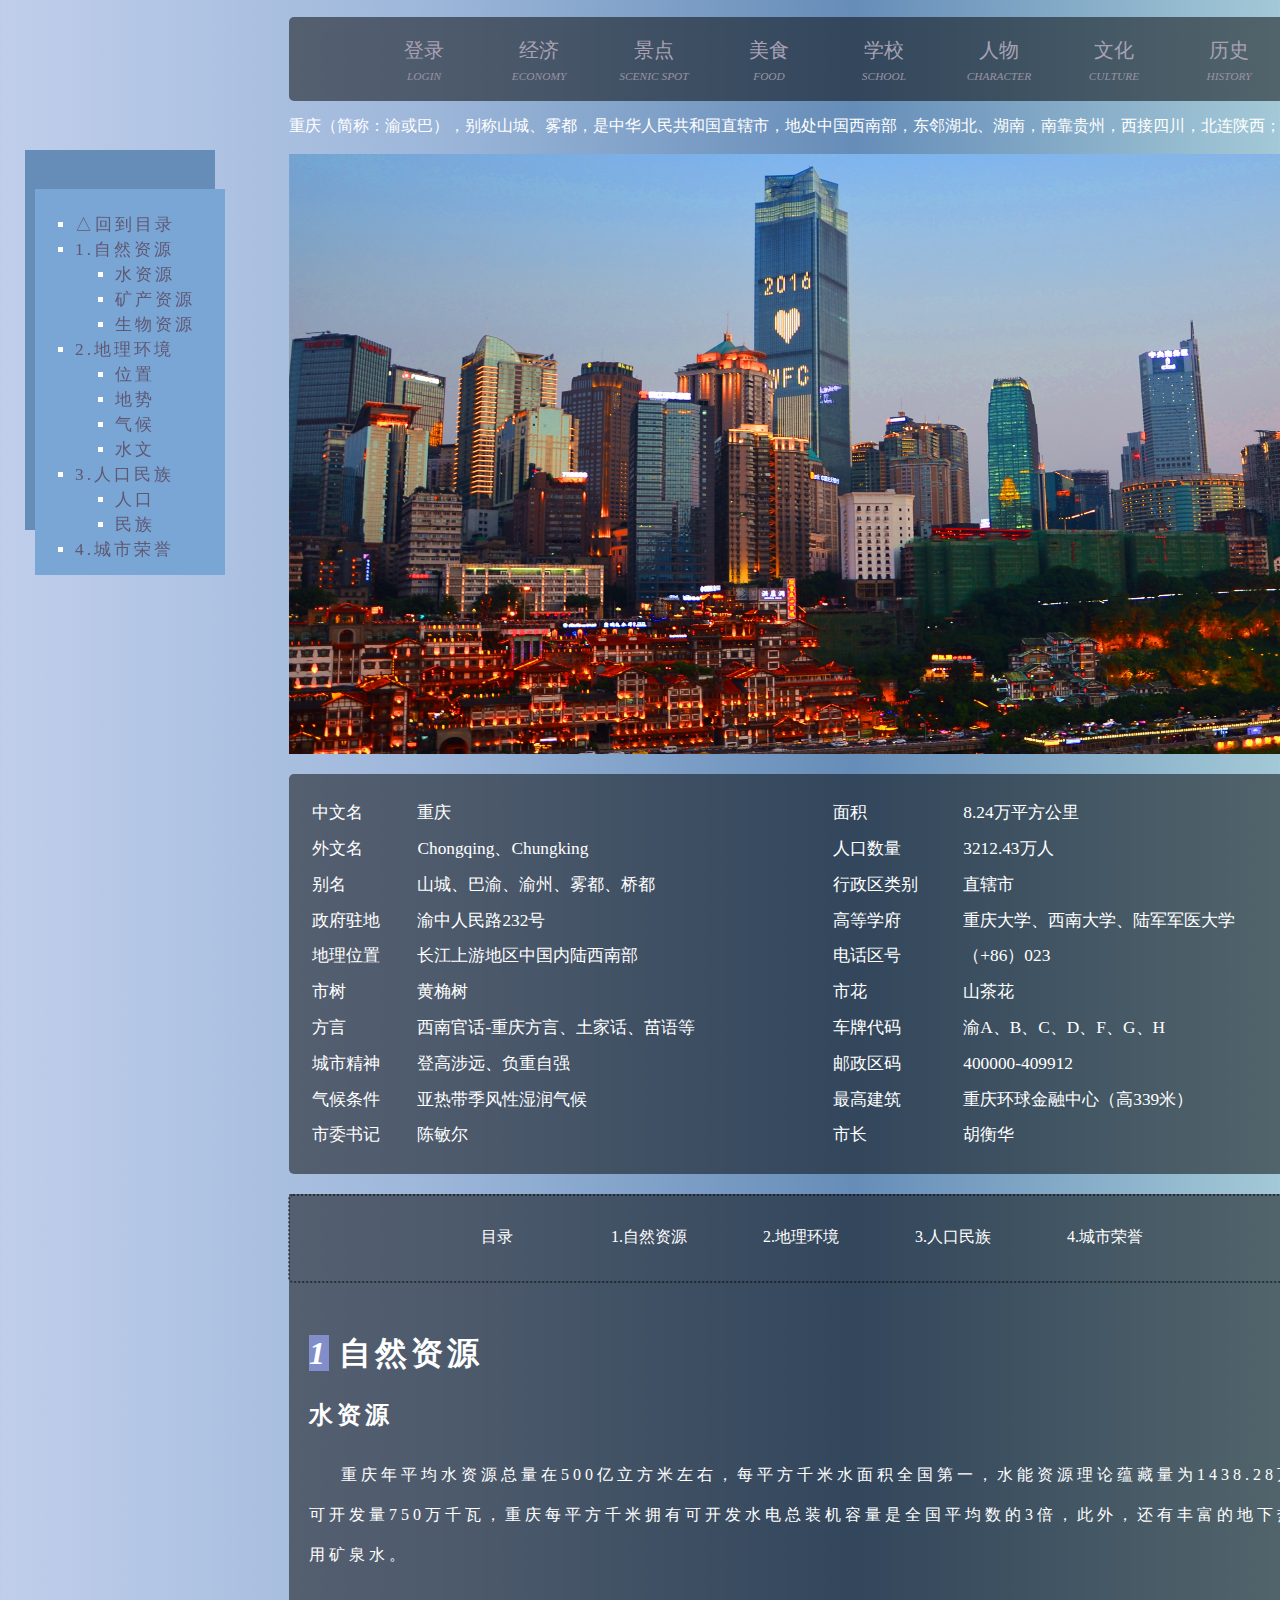
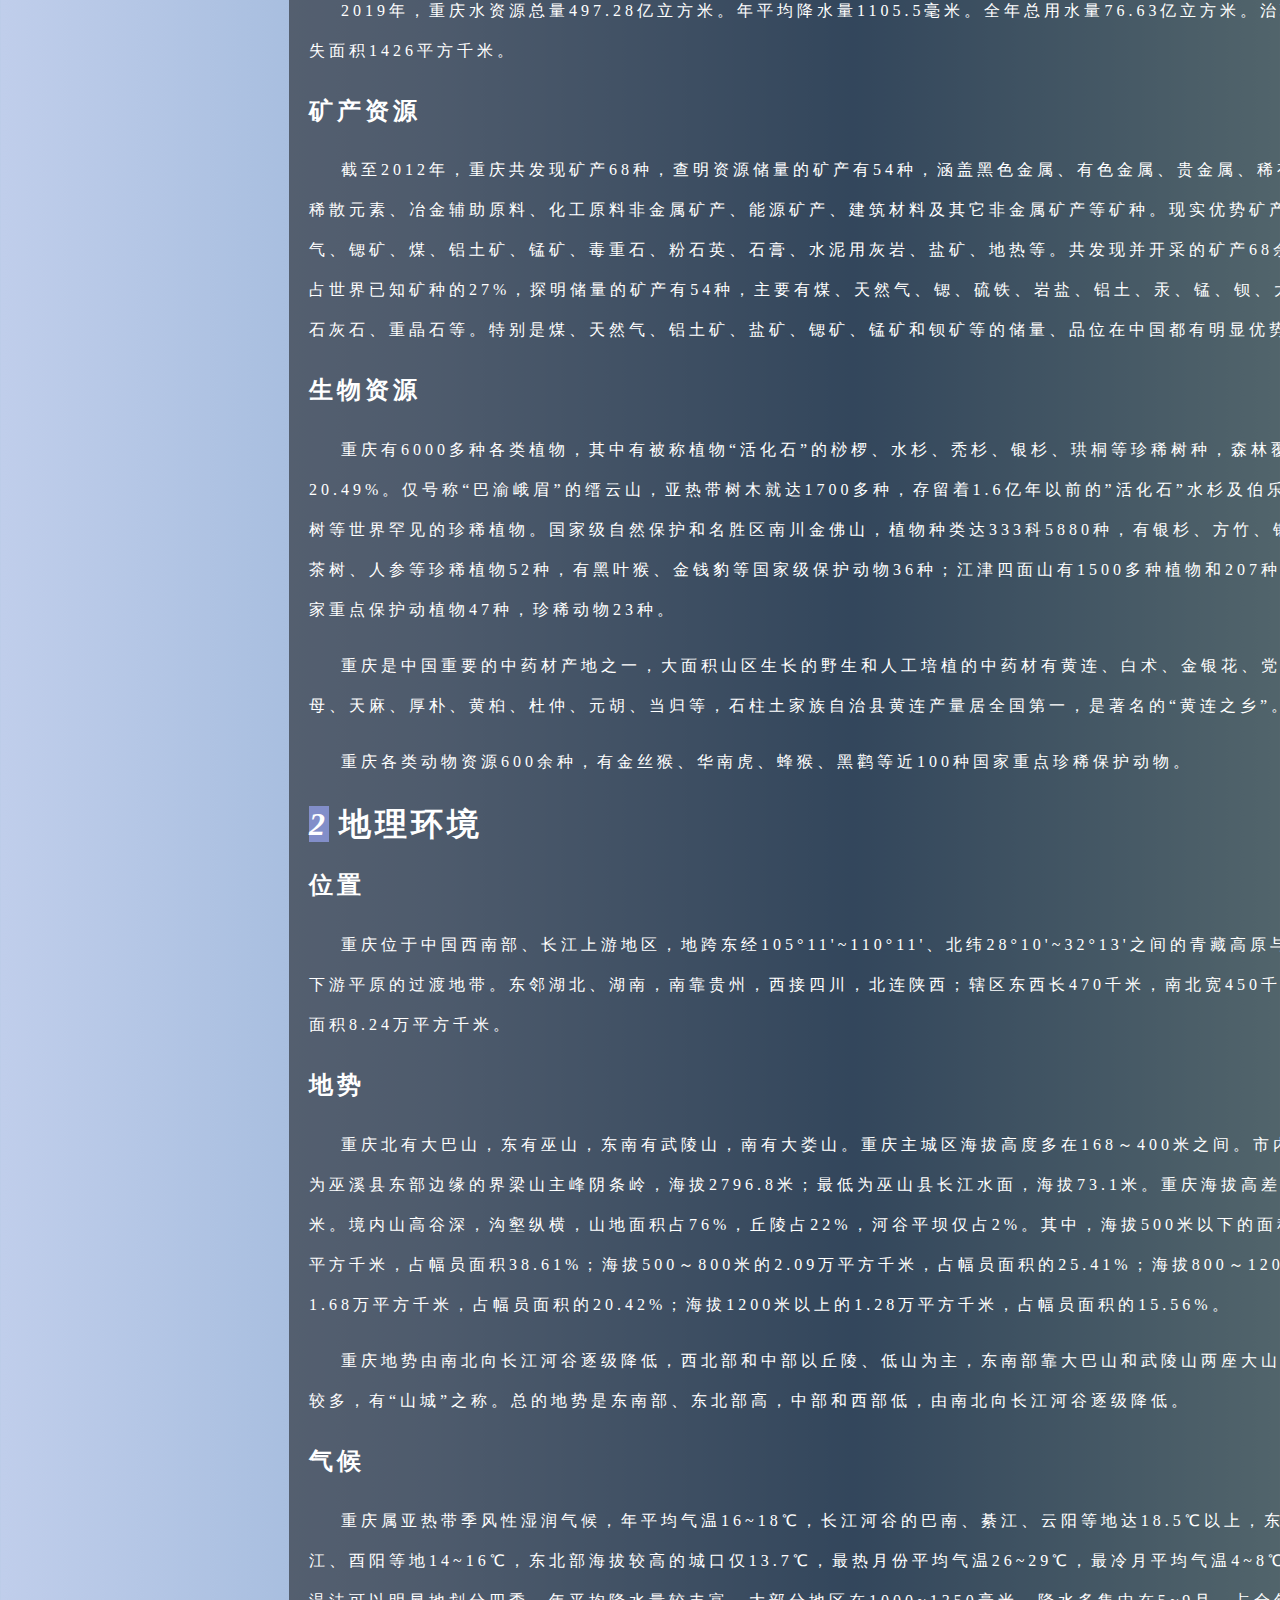
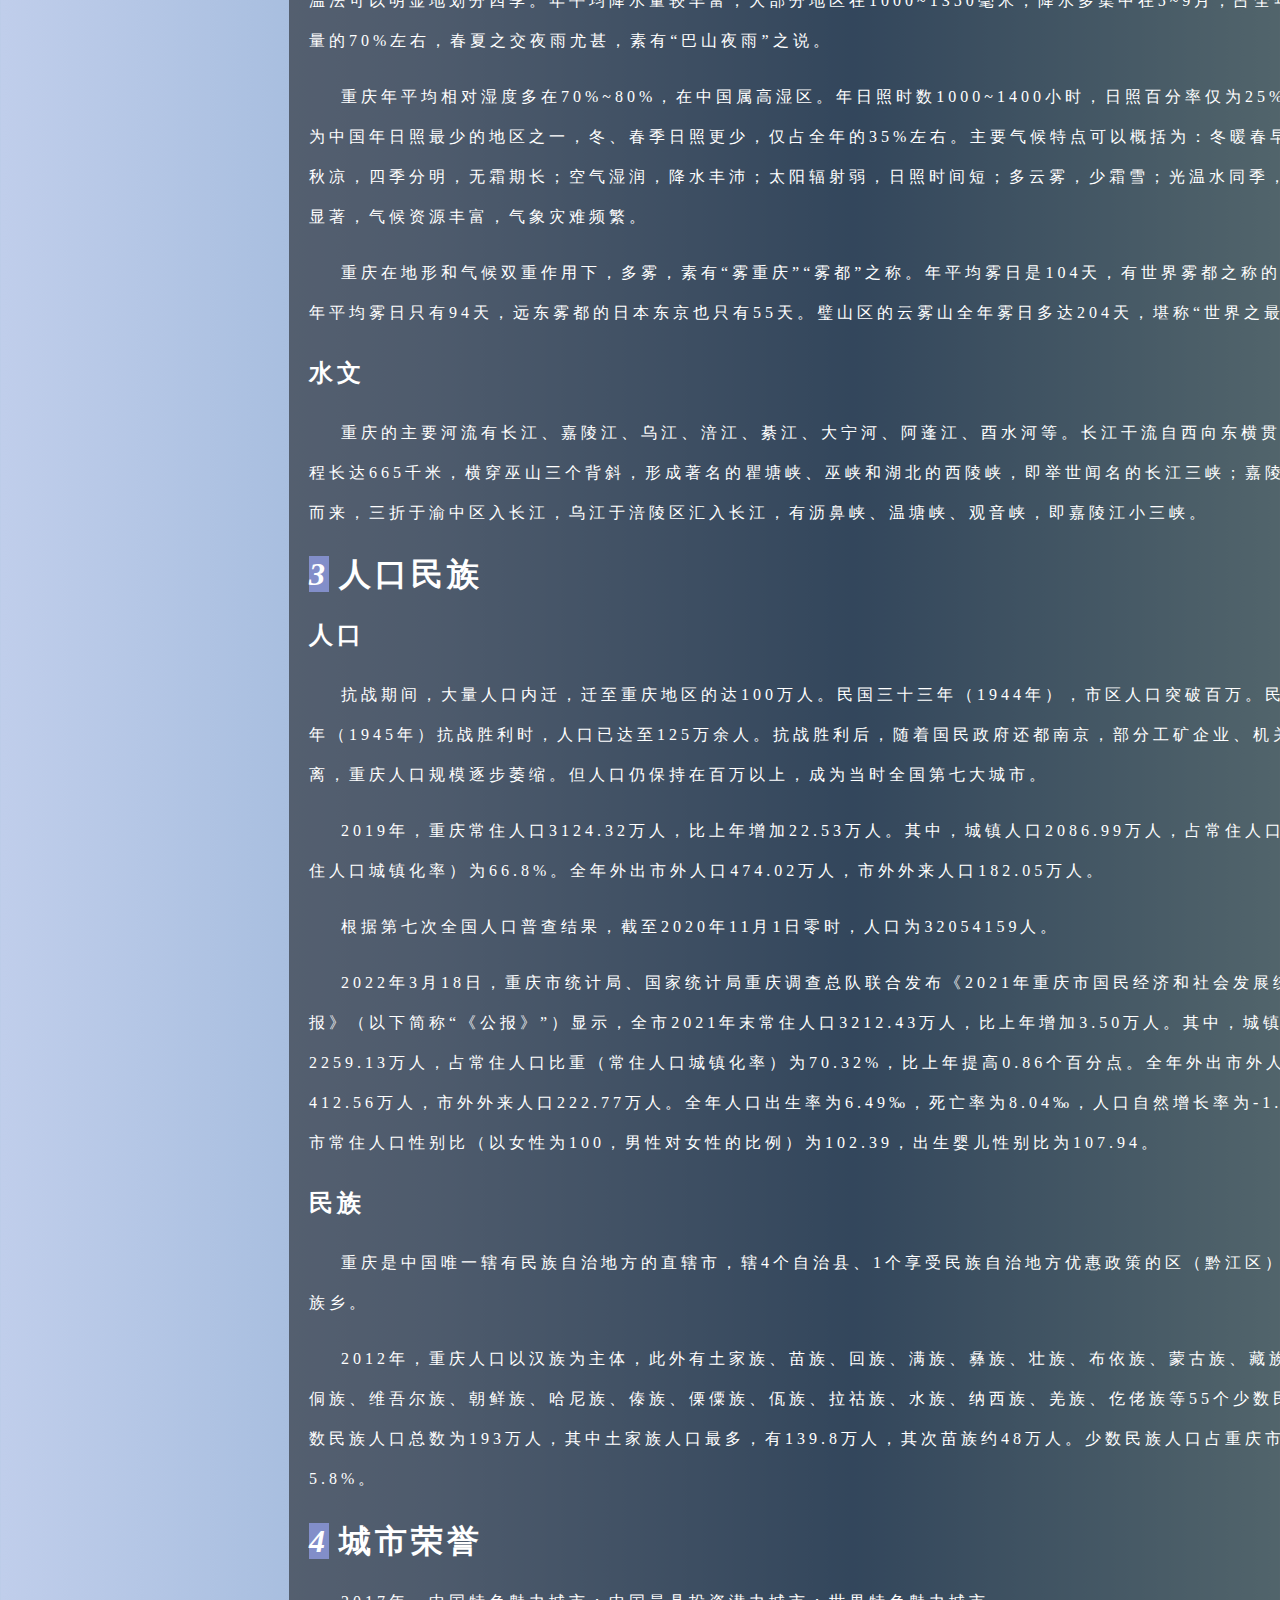
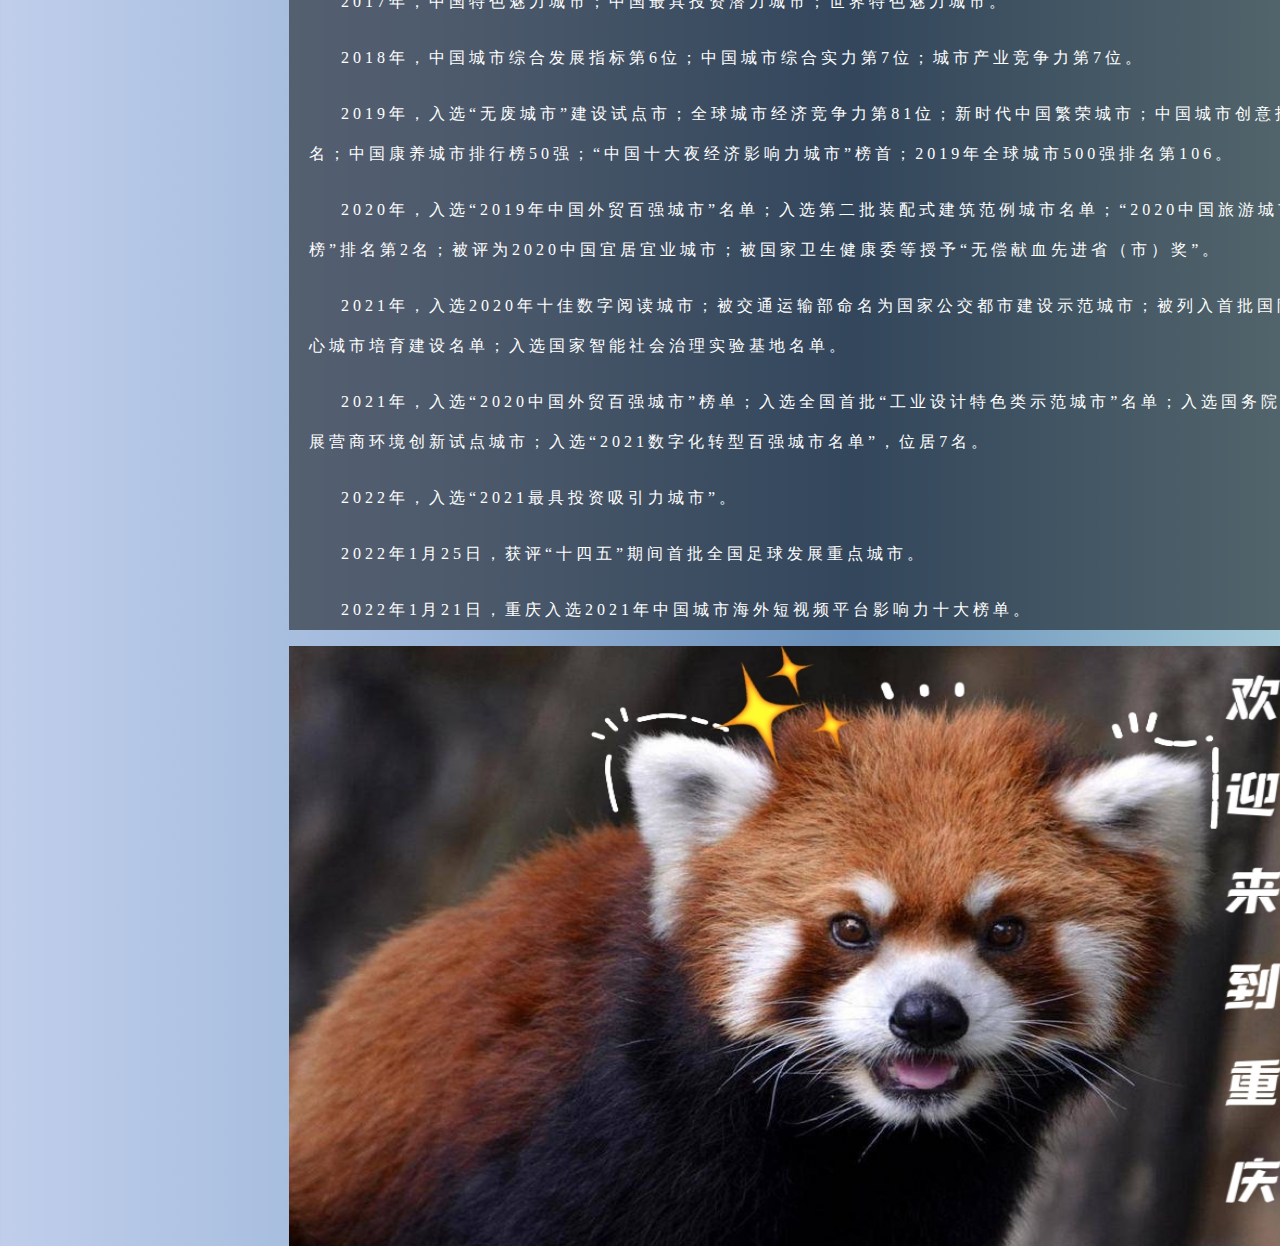
<file: index.html>
<!DOCTYPE html>
<html lang="en">
<head>
    <meta charset="UTF-8">
    <meta name="description" content="重庆是一个风景怡人的地方">
    <meta http-equiv="X-UA-Compatible" content="IE=edge">
    <meta name="viewport" content="width=device-width, initial-scale=1.0">
    <link rel="icon" href="pic/logo.jpg" type="image/x-cion">
    <title>重庆</title>
    <style type="text/css">
        @import url(index.css);
    </style>
</head>
<body>
<!-- -------导航菜单------- -->
        <div class="main">
        <ul>
            <ul >
                <li><a href="login.html" target="_blank">登录<em>LOGIN</em></a></li>
                <li><a href="econmy.html" target="_blank" >经济<em>ECONOMY</em></a></li>
                <li><a href="scenic.html" target="_blank" >景点<em>SCENIC SPOT</em></a></li>
                <li><a href="food.html" target="_blank" >美食<em>FOOD</em></a></li>
                <li><a href="school.html" target="_blank" >学校<em>SCHOOL</em></a></li>
                <li><a href="character.html" target="_blank" >人物<em>CHARACTER</em></a></li>
                <li><a href="culture.html" target="_blank" >文化<em>CULTURE</em></a></li>
                <li><a href="history.html" target="_blank" >历史<em>HISTORY</em></a></li>
            </ul>
        </div>

<!-- ****文字轮播**** -->
        <div class="text">
            <div class="content">
            <span id="wen">重庆（简称：渝或巴），别称山城、雾都，是中华人民共和国直辖市，地处中国西南部，东邻湖北、湖南，南靠贵州，西接四川，北连陕西；截至2022年，下辖38个区县（26区、8县、4自治县），总面积8.24万平方千米。</span>
            <span id="zi">晋朝改永宁郡为巴都郡；北宋崇宁元年（1102年），改渝州为恭州。南宋淳熙16年（1189年），宋光宗赵惇升恭州为重庆府；民国十八年（1929年），重庆正式建市；1997年3月14日，设立重庆直辖市，撤销原重庆市。2020年5月9日，重庆主城都市区工作座谈会召开，“主城都市区”的范围随之宣布，由原来主城9区扩至主城都市区21区。</span>
            </div>
        </div>
        
<!-- ****图片轮播**** -->
        <div class="one">
            <div class="two">
                <img src="pic/chongqing1.jpg">
                <img src="pic/chongqing2.jpg">
                <img src="pic/chongqing3.jpg">
                <img src="pic/chongqing4.jpg">
                <img src="pic/chongqing5.jpg">
            </div>
        </div>

<!-- 表格介绍 -->
        <table align="center" >
            <tr>
                <td>中文名</td><td>重庆</td>
                <td>面积</td><td>8.24万平方公里</td>  
            </tr>
            <tr>
                <td>外文名</td><td>Chongqing、Chungking</td>
                <td>人口数量</td><td>3212.43万人</td>
            </tr>
            <tr>
                <td>别名</td><td>山城、巴渝、渝州、雾都、桥都</td>
                <td>行政区类别</td><td>直辖市</td>
            </tr>
            <tr>
                <td>政府驻地</td><td>渝中人民路232号</td>
                <td>高等学府</td><td>重庆大学、西南大学、陆军军医大学</td>
            </tr>
            <tr>
                <td>地理位置</td><td>长江上游地区中国内陆西南部</td>
                <td>电话区号</td><td>（+86）023</td>
            </tr>
            <tr>
                <td>市树</td><td>黄桷树</td>
                <td>市花</td><td>山茶花</td>
            </tr>
            <tr>
                <td>方言</td><td>西南官话-重庆方言、土家话、苗语等</td>
                <td>车牌代码</td><td>渝A、B、C、D、F、G、H</td>
            </tr>
            <tr>
                <td>城市精神</td><td>登高涉远、负重自强</td>
                <td>邮政区码</td><td>400000-409912</td>
            </tr>
            <tr>
                <td>气候条件</td><td>亚热带季风性湿润气候</td>
                <td>最高建筑</td><td>重庆环球金融中心（高339米）</td>
            </tr>
            <tr>
                <td>市委书记</td><td>陈敏尔</td>
                <td>市长</td><td>胡衡华</td>
            </tr>
        </table>
        
<!-- 固定导航位置竖栏 -->
<div class="box_all">
    <div class="boxx">&nbsp;</div>
        <div class="oreder">
        <ul >
            <li><a href="#top">△回到目录</a></li>
            <li><a href="#nature">1.自然资源</a>
                <ul>
                    <li><a href="#water">水资源</a></li>
                    <li><a href="#mineral">矿产资源</a></li>
                    <li><a href="#creature">生物资源</a></li>
                </ul>
            </li>
            <li><a href="#geography">2.地理环境</a>
                <ul>
                    <li><a href="#location">位置</a></li>
                    <li><a href="#terrain">地势</a></li>
                    <li><a href="#climate">气候</a></li>
                    <li><a href="#hydrology">水文</a></li>
                </ul>
            </li>
            <li><a href="#population">3.人口民族</a>
                <ul>
                    <li><a href="#people">人口</a></li>
                    <li><a href="#nation">民族</a></li>
                </ul>
            </li>
            <li><a href="#city">4.城市荣誉</a></li>
        </ul>
        </div>
</div>

<!-- 文字介绍 -->
        <div class="total">
            <div class="about">
            <ul >
                <li><a id="top">目录</a></li>
                <li><a href="#nature">1.自然资源</a>
                    <ul>
                        <li><a href="#water">水资源</a></li>
                        <li><a href="#mineral">矿产资源</a></li>
                        <li><a href="#creature">生物资源</a></li>
                    </ul>
                </li>
                <li><a href="#geography">2.地理环境</a>
                    <ul>
                        <li><a href="#location">位置</a></li>
                        <li><a href="#terrain">地势</a></li>
                        <li><a href="#climate">气候</a></li>
                        <li><a href="#hydrology">水文</a></li>
                    </ul>
                </li>
                <li><a href="#population">3.人口民族</a>
                    <ul>
                        <li><a href="#people">人口</a></li>
                        <li><a href="#nation">民族</a></li>
                    </ul>
                </li>
                <li><a href="#city">4.城市荣誉</a></li>
            </ul>
        </div>
            <div class="description">
            <h1 id="nature"><i>1</i>自然资源</h1>
            <h2 id="water">水资源</h2>
            <p>重庆年平均水资源总量在500亿立方米左右，每平方千米水面积全国第一，水能资源理论蕴藏量为1438.28万千瓦，可开发量750万千瓦，重庆每平方千米拥有可开发水电总装机容量是全国平均数的3倍，此外，还有丰富的地下热能和饮用矿泉水。</p><p>2019年，重庆水资源总量497.28亿立方米。年平均降水量1105.5毫米。全年总用水量76.63亿立方米。治理水土流失面积1426平方千米。</p>
            <h2 id="mineral">矿产资源</h2>
            <p>截至2012年，重庆共发现矿产68种，查明资源储量的矿产有54种，涵盖黑色金属、有色金属、贵金属、稀有金属、稀散元素、冶金辅助原料、化工原料非金属矿产、能源矿产、建筑材料及其它非金属矿产等矿种。现实优势矿产有天然气、锶矿、煤、铝土矿、锰矿、毒重石、粉石英、石膏、水泥用灰岩、盐矿、地热等。共发现并开采的矿产68余种，约占世界已知矿种的27%，探明储量的矿产有54种，主要有煤、天然气、锶、硫铁、岩盐、铝土、汞、锰、钡、大理石、石灰石、重晶石等。特别是煤、天然气、铝土矿、盐矿、锶矿、锰矿和钡矿等的储量、品位在中国都有明显优势。</p>
            <h2 id="creature">生物资源</h2>
            <p >重庆有6000多种各类植物，其中有被称植物“活化石”的桫椤、水杉、秃杉、银杉、珙桐等珍稀树种，森林覆盖率20.49%。仅号称“巴渝峨眉”的缙云山，亚热带树木就达1700多种，存留着1.6亿年以前的”活化石”水杉及伯乐树、飞蛾树等世界罕见的珍稀植物。国家级自然保护和名胜区南川金佛山，植物种类达333科5880种，有银杉、方竹、银杏、大茶树、人参等珍稀植物52种，有黑叶猴、金钱豹等国家级保护动物36种；江津四面山有1500多种植物和207种动物，国家重点保护动植物47种，珍稀动物23种。</p><p>重庆是中国重要的中药材产地之一，大面积山区生长的野生和人工培植的中药材有黄连、白术、金银花、党参、贝母、天麻、厚朴、黄桕、杜仲、元胡、当归等，石柱土家族自治县黄连产量居全国第一，是著名的“黄连之乡”。 </p><p>重庆各类动物资源600余种，有金丝猴、华南虎、蜂猴、黑鹳等近100种国家重点珍稀保护动物。</p>
            <h1 id="geography"><i>2</i>地理环境</h1>
            <h2 id="location">位置</h2>
            <p>重庆位于中国西南部、长江上游地区，地跨东经105°11'~110°11'、北纬28°10'~32°13'之间的青藏高原与长江中下游平原的过渡地带。东邻湖北、湖南，南靠贵州，西接四川，北连陕西；辖区东西长470千米，南北宽450千米，幅员面积8.24万平方千米。</p>
            <h2 id="terrain">地势</h2>
            <p>重庆北有大巴山，东有巫山，东南有武陵山，南有大娄山。重庆主城区海拔高度多在168～400米之间。市内最高峰为巫溪县东部边缘的界梁山主峰阴条岭，海拔2796.8米；最低为巫山县长江水面，海拔73.1米。重庆海拔高差2723.7米。境内山高谷深，沟壑纵横，山地面积占76%，丘陵占22%，河谷平坝仅占2%。其中，海拔500米以下的面积3.18万平方千米，占幅员面积38.61%；海拔500～800米的2.09万平方千米，占幅员面积的25.41%；海拔800～1200米的1.68万平方千米，占幅员面积的20.42%；海拔1200米以上的1.28万平方千米，占幅员面积的15.56%。</p><p>重庆地势由南北向长江河谷逐级降低，西北部和中部以丘陵、低山为主，东南部靠大巴山和武陵山两座大山脉，坡地较多，有“山城”之称。总的地势是东南部、东北部高，中部和西部低，由南北向长江河谷逐级降低。</p>
            <h2 id="climate">气候</h2>
            <p>重庆属亚热带季风性湿润气候，年平均气温16~18℃，长江河谷的巴南、綦江、云阳等地达18.5℃以上，东南部的黔江、酉阳等地14~16℃，东北部海拔较高的城口仅13.7℃，最热月份平均气温26~29℃，最冷月平均气温4~8℃，采用候温法可以明显地划分四季。年平均降水量较丰富，大部分地区在1000~1350毫米，降水多集中在5~9月，占全年总降水量的70%左右，春夏之交夜雨尤甚，素有“巴山夜雨”之说。</p><p>重庆年平均相对湿度多在70%~80%，在中国属高湿区。年日照时数1000~1400小时，日照百分率仅为25%~35%，为中国年日照最少的地区之一，冬、春季日照更少，仅占全年的35%左右。主要气候特点可以概括为：冬暖春早，夏热秋凉，四季分明，无霜期长；空气湿润，降水丰沛；太阳辐射弱，日照时间短；多云雾，少霜雪；光温水同季，立体气候显著，气候资源丰富，气象灾难频繁。</p><p>重庆在地形和气候双重作用下，多雾，素有“雾重庆”“雾都”之称。年平均雾日是104天，有世界雾都之称的英国伦敦年平均雾日只有94天，远东雾都的日本东京也只有55天。璧山区的云雾山全年雾日多达204天，堪称“世界之最”。</p>
            <h2 id="hydrology">水文</h2>
            <p>重庆的主要河流有长江、嘉陵江、乌江、涪江、綦江、大宁河、阿蓬江、酉水河等。长江干流自西向东横贯全境，流程长达665千米，横穿巫山三个背斜，形成著名的瞿塘峡、巫峡和湖北的西陵峡，即举世闻名的长江三峡；嘉陵江自西北而来，三折于渝中区入长江，乌江于涪陵区汇入长江，有沥鼻峡、温塘峡、观音峡，即嘉陵江小三峡。
            </p>
            <h1 id="population"><i>3</i>人口民族</h1>
            <h2 id="people">人口</h2>
            <p>抗战期间，大量人口内迁，迁至重庆地区的达100万人。民国三十三年（1944年），市区人口突破百万。民国三十四年（1945年）抗战胜利时，人口已达至125万余人。抗战胜利后，随着国民政府还都南京，部分工矿企业、机关学校迁离，重庆人口规模逐步萎缩。但人口仍保持在百万以上，成为当时全国第七大城市。</p>
            <p>2019年，重庆常住人口3124.32万人，比上年增加22.53万人。其中，城镇人口2086.99万人，占常住人口比重（常住人口城镇化率）为66.8%。全年外出市外人口474.02万人，市外外来人口182.05万人。</p>
            <p>根据第七次全国人口普查结果，截至2020年11月1日零时，人口为32054159人。</p>
            <p>2022年3月18日，重庆市统计局、国家统计局重庆调查总队联合发布《2021年重庆市国民经济和社会发展统计公报》（以下简称“《公报》”）显示，全市2021年末常住人口3212.43万人，比上年增加3.50万人。其中，城镇人口2259.13万人，占常住人口比重（常住人口城镇化率）为70.32%，比上年提高0.86个百分点。全年外出市外人口412.56万人，市外外来人口222.77万人。全年人口出生率为6.49‰，死亡率为8.04‰，人口自然增长率为-1.55‰。全市常住人口性别比（以女性为100，男性对女性的比例）为102.39，出生婴儿性别比为107.94。</p>
            <h2 id="nation">民族</h2>
            <p>重庆是中国唯一辖有民族自治地方的直辖市，辖4个自治县、1个享受民族自治地方优惠政策的区（黔江区）、14个民族乡。</p>
            <p>2012年，重庆人口以汉族为主体，此外有土家族、苗族、回族、满族、彝族、壮族、布依族、蒙古族、藏族、白族、侗族、维吾尔族、朝鲜族、哈尼族、傣族、傈僳族、佤族、拉祜族、水族、纳西族、羌族、仡佬族等55个少数民族。少数民族人口总数为193万人，其中土家族人口最多，有139.8万人，其次苗族约48万人。少数民族人口占重庆市人口的5.8%。</p>
    
            <h1 id="city"><i>4</i>城市荣誉</h1>
            <p>2017年，中国特色魅力城市；中国最具投资潜力城市；世界特色魅力城市。<br>
            <p>2018年，中国城市综合发展指标第6位；中国城市综合实力第7位；城市产业竞争力第7位。</p>
            <p>2019年，入选“无废城市”建设试点市；全球城市经济竞争力第81位；新时代中国繁荣城市；中国城市创意指数第8名；中国康养城市排行榜50强；“中国十大夜经济影响力城市”榜首；2019年全球城市500强排名第106。</p>
            <p>2020年，入选“2019年中国外贸百强城市”名单；入选第二批装配式建筑范例城市名单；“2020中国旅游城市排行榜”排名第2名；被评为2020中国宜居宜业城市；被国家卫生健康委等授予“无偿献血先进省（市）奖”。</p>
            <p>2021年，入选2020年十佳数字阅读城市；被交通运输部命名为国家公交都市建设示范城市；被列入首批国际消费中心城市培育建设名单；入选国家智能社会治理实验基地名单。</p>
            <p>2021年，入选“2020中国外贸百强城市”榜单；入选全国首批“工业设计特色类示范城市”名单；入选国务院明确的开展营商环境创新试点城市；入选“2021数字化转型百强城市名单”，位居7名。</p>
            <p>2022年，入选“2021最具投资吸引力城市”。</p>
            <p>2022年1月25日，获评“十四五”期间首批全国足球发展重点城市。</p>
            <p>2022年1月21日，重庆入选2021年中国城市海外短视频平台影响力十大榜单。</p>
        </div>
        </div>



<!-- 页脚 -->
        <footer>
            <img src="pic/yejiao.jpg" width="100%">
        </footer>

</body>
</html>
</file>
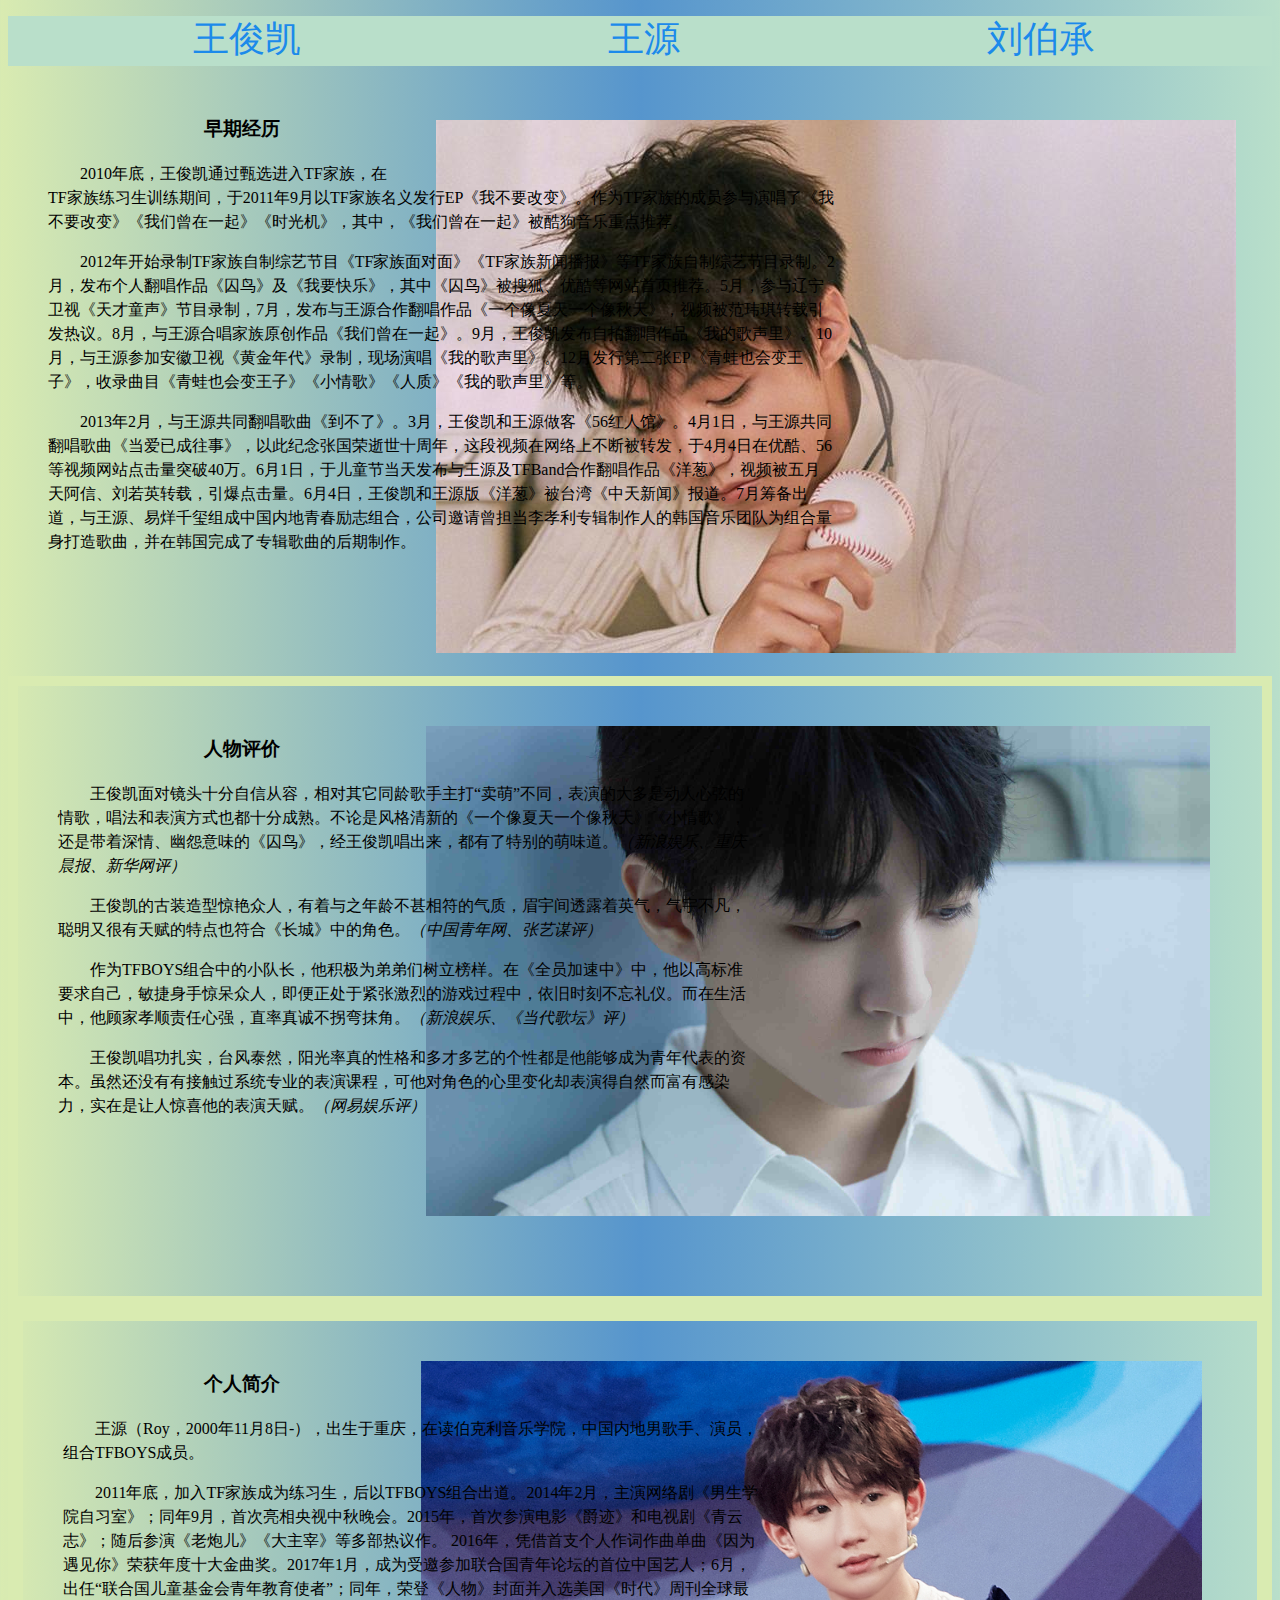
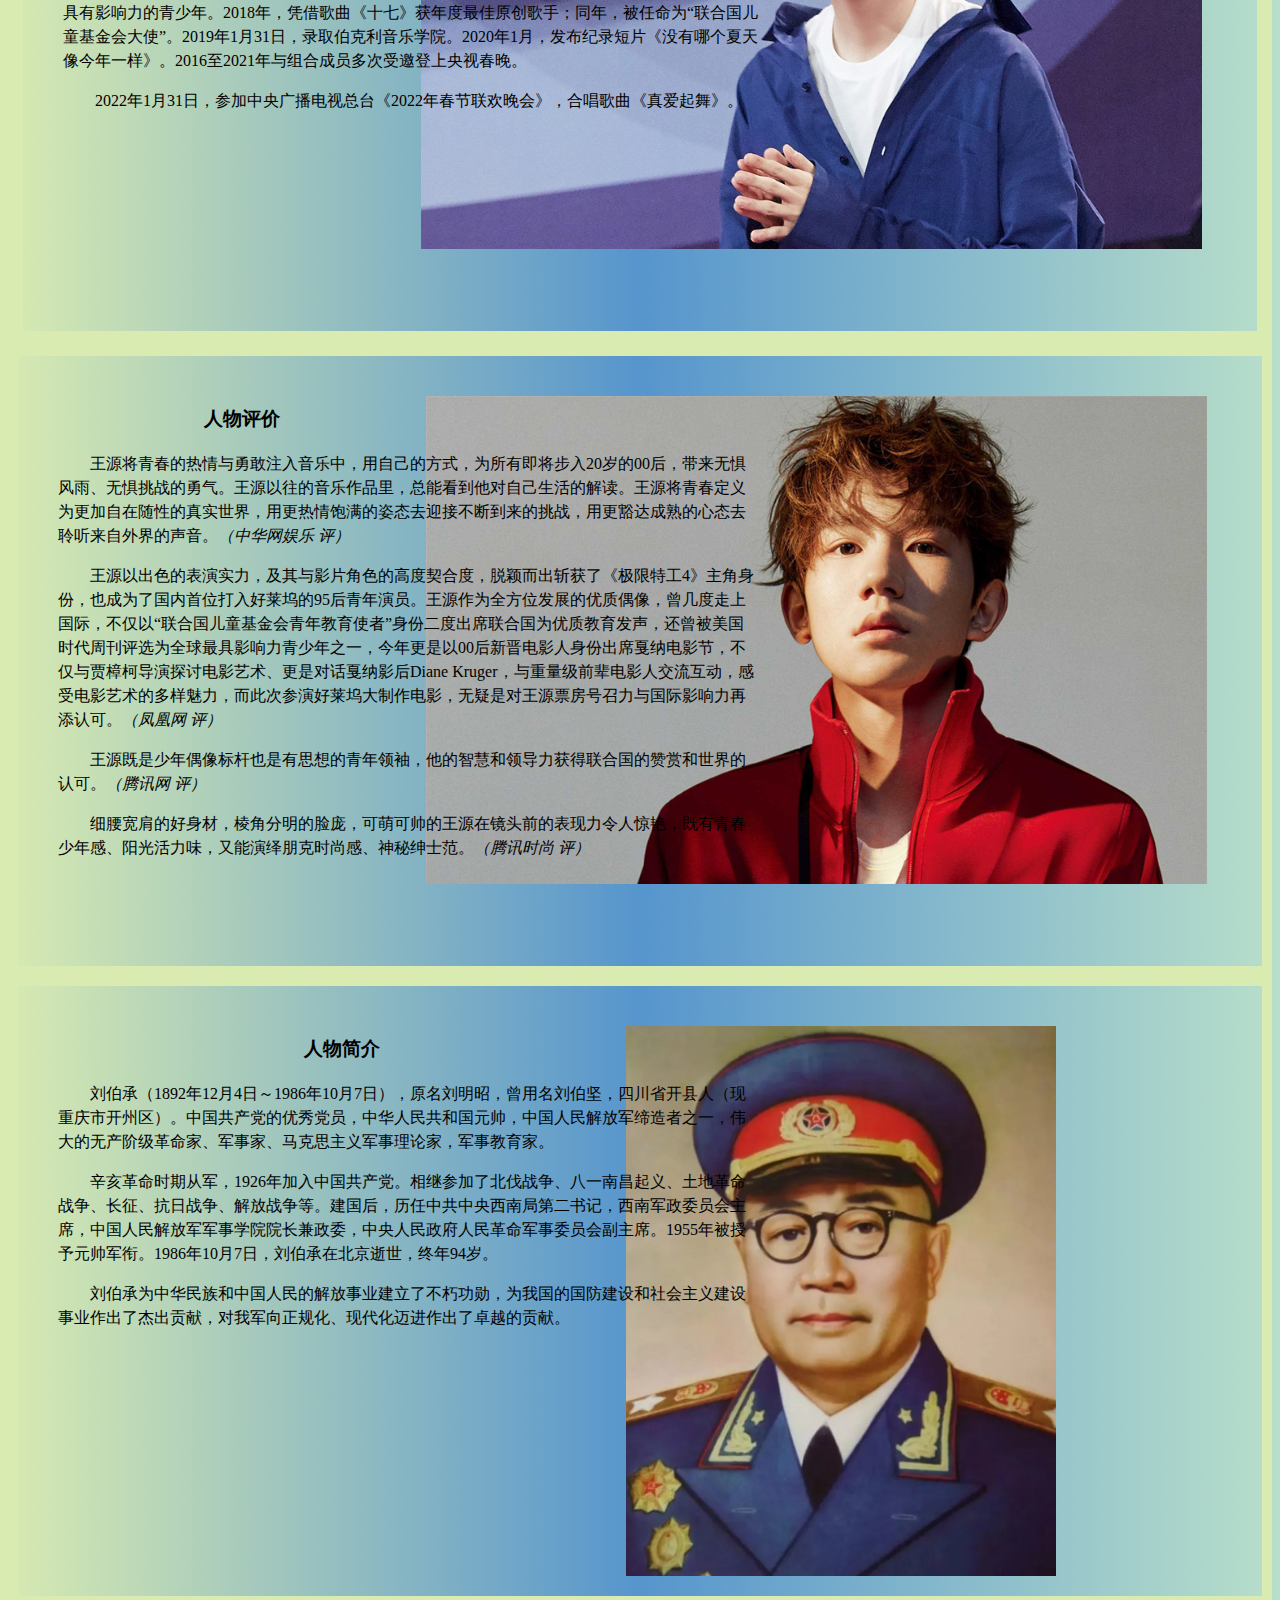
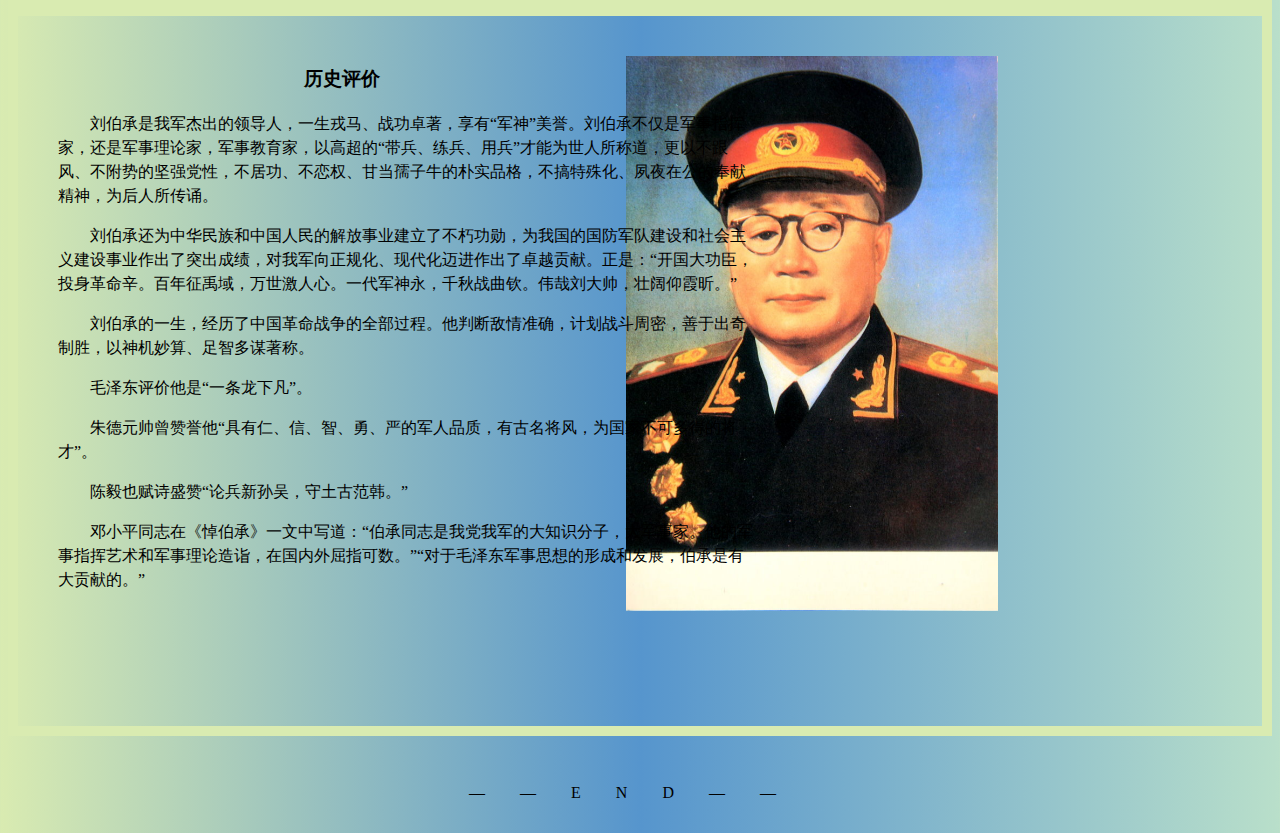
<file: character.html>
<!DOCTYPE html>
<html lang="en">
<head>
    <meta charset="UTF-8">
    <meta http-equiv="X-UA-Compatible" content="IE=edge">
    <meta name="viewport" content="width=device-width, initial-scale=1.0">
    <link rel="icon" href="pic/character_logo.png" type="image/x-cion">
    <title>人物</title>
    <style>
body{
    background-image: linear-gradient(to right,#D9EBB1,#5695CD,#B9DFCA);
}
/* 调整布局，当页面小于600时，等比缩小 */
@media screen and (max-width: 600px) {
.column {
    width: 100%;
}
}

/* 头目 */
.head{
    background-color: #B9DFCA;
    width: 100%;
    height: 50px;
}
.cha li{
    list-style-type: none;
    float: left;
    width: 397px;
    height: 64px;
    line-height: 47px;
    text-align: center;
}
.cha li a{
    text-decoration: none;
    font-size: 36px; 
    color: #1c8aea;
}
.content{
    line-height: 1.5;
    width: 100%;
    text-indent: 2em;
}
.content h3{text-align: center;}

/* one */
.box1 {width: 868px; height: 92px;float:right ;}
.box1 img{padding-top: 40px;}
.pra1 {width: 788px; height: 550px;padding: 30px 40px;}
.one img:hover{transform: translate(45px, 1em);}

/* two */
.box2 {width: 868px; height: 92px;float:right }
.box2 img{height:490px;padding-top: 40px;}
.pra2 {width: 698px; height: 550px;padding: 30px 40px;}
.two{border: 10px solid #D9EBB1;}
.two img:hover{transform: skewY(3deg);}

/* three */
.box3 {width: 868px; height: 92px;float:right}
.box3 img{height: 488px;padding-top: 40px;}
.pra3 {width: 698px; height: 550px;padding: 30px 40px;}
.three{border: 15px solid #D9EBB1;}
.three img:hover{transform: skewY(3deg);}

/* four */
.box4 {width: 868px; height: 92px;float:right}
.box4 img{width: 781px;padding-top: 40px;}
.pra4 {width: 698px; height: 550px;padding: 30px 40px;}
.four{border: 10px solid #D9EBB1;}
.four img:hover{transform: skew(1deg, 1deg);}

/* five */
.box5 {width: 668px; height: 92px;float:right}
.box5 img{height: 550px;padding-top: 40px;}
.pra5 {width: 698px; height: 550px;padding: 30px 40px;}
.five{border: 10px solid #D9EBB1;}
.five img:hover{transform: rotate(5deg);}

/* six */
.box6 {width: 668px; height: 92px;float:right}
.box6 img{width: 372px;padding-top: 40px;}
.pra6 {width: 698px; height: 650px;padding: 30px 40px;}
.six{border: 10px solid #D9EBB1;}
.six img:hover{transform: rotateZ(3deg);}


/* 页脚 */
.foot{
    height: 50px;
    text-align: center;
    word-spacing: 7px;
    letter-spacing: 35px;
    line-height: 81px;
}


</style>
</head>
<body>

<!-- 头目 -->
<div class="head">
    <ul class="cha">
        <li><a href="#kai">王俊凯</a></li>
        <li><a href="#yuan">王源</a></li>
        <li><a href="#bo">刘伯承</a></li>
    </ul>
</div>

<!-- 内容主体介绍 -->
<div class="content">
    <div class="wangjunkai">
        <div class="one">
        <div class="box1"><img id="kai" src="pic/wangjunkai.jpg" ></div>
        <div class="pra1">
            <h3>早期经历</h3>
            <p>2010年底，王俊凯通过甄选进入TF家族，在TF家族练习生训练期间，于2011年9月以TF家族名义发行EP《我不要改变》。作为TF家族的成员参与演唱了《我不要改变》《我们曾在一起》《时光机》，其中，《我们曾在一起》被酷狗音乐重点推荐。</p>
            <p>2012年开始录制TF家族自制综艺节目《TF家族面对面》《TF家族新闻播报》等TF家族自制综艺节目录制。2月，发布个人翻唱作品《囚鸟》及《我要快乐》，其中《囚鸟》被搜狐、优酷等网站首页推荐。5月，参与辽宁卫视《天才童声》节目录制，7月，发布与王源合作翻唱作品《一个像夏天一个像秋天》，视频被范玮琪转载引发热议。8月，与王源合唱家族原创作品《我们曾在一起》。9月，王俊凯发布自拍翻唱作品《我的歌声里》。10月，与王源参加安徽卫视《黄金年代》录制，现场演唱《我的歌声里》。12月发行第二张EP《青蛙也会变王子》，收录曲目《青蛙也会变王子》《小情歌》《人质》《我的歌声里》等。</p>
            <p>2013年2月，与王源共同翻唱歌曲《到不了》。3月，王俊凯和王源做客《56红人馆》。4月1日，与王源共同翻唱歌曲《当爱已成往事》，以此纪念张国荣逝世十周年，这段视频在网络上不断被转发，于4月4日在优酷、56等视频网站点击量突破40万。6月1日，于儿童节当天发布与王源及TFBand合作翻唱作品《洋葱》，视频被五月天阿信、刘若英转载，引爆点击量。6月4日，王俊凯和王源版《洋葱》被台湾《中天新闻》报道。7月筹备出道，与王源、易烊千玺组成中国内地青春励志组合，公司邀请曾担当李孝利专辑制作人的韩国音乐团队为组合量身打造歌曲，并在韩国完成了专辑歌曲的后期制作。</p>
        </div>
    </div>
        <div class="two">
            <div class="box2"><img src="pic/wangjunkai1.jpg" ></div>
        <div class="pra2">
            <h3>人物评价</h3>
            <p>王俊凯面对镜头十分自信从容，相对其它同龄歌手主打“卖萌”不同，表演的大多是动人心弦的情歌，唱法和表演方式也都十分成熟。不论是风格清新的《一个像夏天一个像秋天》《小情歌》，还是带着深情、幽怨意味的《囚鸟》，经王俊凯唱出来，都有了特别的萌味道。<em>（新浪娱乐、重庆晨报、新华网评）</em></p>
            <p>王俊凯的古装造型惊艳众人，有着与之年龄不甚相符的气质，眉宇间透露着英气，气宇不凡，聪明又很有天赋的特点也符合《长城》中的角色。<em>（中国青年网、张艺谋评）</em></p>
            <p>作为TFBOYS组合中的小队长，他积极为弟弟们树立榜样。在《全员加速中》中，他以高标准要求自己，敏捷身手惊呆众人，即便正处于紧张激烈的游戏过程中，依旧时刻不忘礼仪。而在生活中，他顾家孝顺责任心强，直率真诚不拐弯抹角。<em>（新浪娱乐、《当代歌坛》评）</em></p>
            <p>王俊凯唱功扎实，台风泰然，阳光率真的性格和多才多艺的个性都是他能够成为青年代表的资本。虽然还没有有接触过系统专业的表演课程，可他对角色的心里变化却表演得自然而富有感染力，实在是让人惊喜他的表演天赋。<em>（网易娱乐评）</em></p>
        </div>
        
    </div>
    </div>

    <div class="wangyuan">
        <div class="three">
        <div class="box3"><img id="yuan" src="pic/wangyuan.jpg" ></div>
        <div class="pra3">
            <h3>个人简介</h3>
            <p>王源（Roy，2000年11月8日-），出生于重庆，在读伯克利音乐学院，中国内地男歌手、演员，组合TFBOYS成员。</p>
            <p>2011年底，加入TF家族成为练习生，后以TFBOYS组合出道。2014年2月，主演网络剧《男生学院自习室》；同年9月，首次亮相央视中秋晚会。2015年，首次参演电影《爵迹》和电视剧《青云志》；随后参演《老炮儿》《大主宰》等多部热议作。 2016年，凭借首支个人作词作曲单曲《因为遇见你》荣获年度十大金曲奖。2017年1月，成为受邀参加联合国青年论坛的首位中国艺人；6月，出任“联合国儿童基金会青年教育使者”；同年，荣登《人物》封面并入选美国《时代》周刊全球最具有影响力的青少年。2018年，凭借歌曲《十七》获年度最佳原创歌手；同年，被任命为“联合国儿童基金会大使”。2019年1月31日，录取伯克利音乐学院。2020年1月，发布纪录短片《没有哪个夏天像今年一样》。2016至2021年与组合成员多次受邀登上央视春晚。</p>
            <p>2022年1月31日，参加中央广播电视总台《2022年春节联欢晚会》，合唱歌曲《真爱起舞》。</p>
            </div>
        </div>
        <div class="four">
            <div class="box4"><img src="pic/wangyuan1.jpg" ></div>
            <div class="pra4">
            <h3>人物评价</h3>
            <p>王源将青春的热情与勇敢注入音乐中，用自己的方式，为所有即将步入20岁的00后，带来无惧风雨、无惧挑战的勇气。王源以往的音乐作品里，总能看到他对自己生活的解读。王源将青春定义为更加自在随性的真实世界，用更热情饱满的姿态去迎接不断到来的挑战，用更豁达成熟的心态去聆听来自外界的声音。<em>（中华网娱乐 评）</em></p>
            <p>王源以出色的表演实力，及其与影片角色的高度契合度，脱颖而出斩获了《极限特工4》主角身份，也成为了国内首位打入好莱坞的95后青年演员。王源作为全方位发展的优质偶像，曾几度走上国际，不仅以“联合国儿童基金会青年教育使者”身份二度出席联合国为优质教育发声，还曾被美国时代周刊评选为全球最具影响力青少年之一，今年更是以00后新晋电影人身份出席戛纳电影节，不仅与贾樟柯导演探讨电影艺术、更是对话戛纳影后Diane Kruger，与重量级前辈电影人交流互动，感受电影艺术的多样魅力，而此次参演好莱坞大制作电影，无疑是对王源票房号召力与国际影响力再添认可。<em>（凤凰网 评）</em></p>
            <p>王源既是少年偶像标杆也是有思想的青年领袖，他的智慧和领导力获得联合国的赞赏和世界的认可。<em>（腾讯网 评）</em></p>
            <p>细腰宽肩的好身材，棱角分明的脸庞，可萌可帅的王源在镜头前的表现力令人惊艳，既有青春少年感、阳光活力味，又能演绎朋克时尚感、神秘绅士范。<em>（腾讯时尚 评）</em></p>
        </div>
    </div>
    </div>

    <div class="liubocheng">
        <div class="five">
        <div class="box5"><img id="bo" src="pic/liubocheng.jpg" ></div>
        <div class="pra5">
            <h3>人物简介</h3>
            <p>刘伯承（1892年12月4日～1986年10月7日），原名刘明昭，曾用名刘伯坚，四川省开县人（现重庆市开州区）。中国共产党的优秀党员，中华人民共和国元帅，中国人民解放军缔造者之一，伟大的无产阶级革命家、军事家、马克思主义军事理论家，军事教育家。</p>
            <p>辛亥革命时期从军，1926年加入中国共产党。相继参加了北伐战争、八一南昌起义、土地革命战争、长征、抗日战争、解放战争等。建国后，历任中共中央西南局第二书记，西南军政委员会主席，中国人民解放军军事学院院长兼政委，中央人民政府人民革命军事委员会副主席。1955年被授予元帅军衔。1986年10月7日，刘伯承在北京逝世，终年94岁。</p>
            <p>刘伯承为中华民族和中国人民的解放事业建立了不朽功勋，为我国的国防建设和社会主义建设事业作出了杰出贡献，对我军向正规化、现代化迈进作出了卓越的贡献。</p>
            </div>
        </div>
        <div class="six">
            <div class="box6"><img src="pic/liubocheng1.jpg" ></div>
            <div class="pra6">
            <h3>历史评价</h3>
            <p>刘伯承是我军杰出的领导人，一生戎马、战功卓著，享有“军神”美誉。刘伯承不仅是军事指挥家，还是军事理论家，军事教育家，以高超的“带兵、练兵、用兵”才能为世人所称道，更以不跟风、不附势的坚强党性，不居功、不恋权、甘当孺子牛的朴实品格，不搞特殊化、夙夜在公的奉献精神，为后人所传诵。</p>
            <p>刘伯承还为中华民族和中国人民的解放事业建立了不朽功勋，为我国的国防军队建设和社会主义建设事业作出了突出成绩，对我军向正规化、现代化迈进作出了卓越贡献。正是：“开国大功臣，投身革命辛。百年征禹域，万世激人心。一代军神永，千秋战曲钦。伟哉刘大帅，壮阔仰霞昕。”</p>
            <p>刘伯承的一生，经历了中国革命战争的全部过程。他判断敌情准确，计划战斗周密，善于出奇制胜，以神机妙算、足智多谋著称。</p>
            <p>毛泽东评价他是“一条龙下凡”。</p>
            <p>朱德元帅曾赞誉他“具有仁、信、智、勇、严的军人品质，有古名将风，为国家不可多得的将才”。</p>
            <p>陈毅也赋诗盛赞“论兵新孙吴，守土古范韩。”</p>
            <p>邓小平同志在《悼伯承》一文中写道：“伯承同志是我党我军的大知识分子，大军事家。他的军事指挥艺术和军事理论造诣，在国内外屈指可数。”“对于毛泽东军事思想的形成和发展，伯承是有大贡献的。”</p>
        </div>
    </div>
    </div>
</div>
</div>

<!-- 页脚 -->
<footer class="foot"><p>——END——</p></footer>
</body>
</html>
</file>
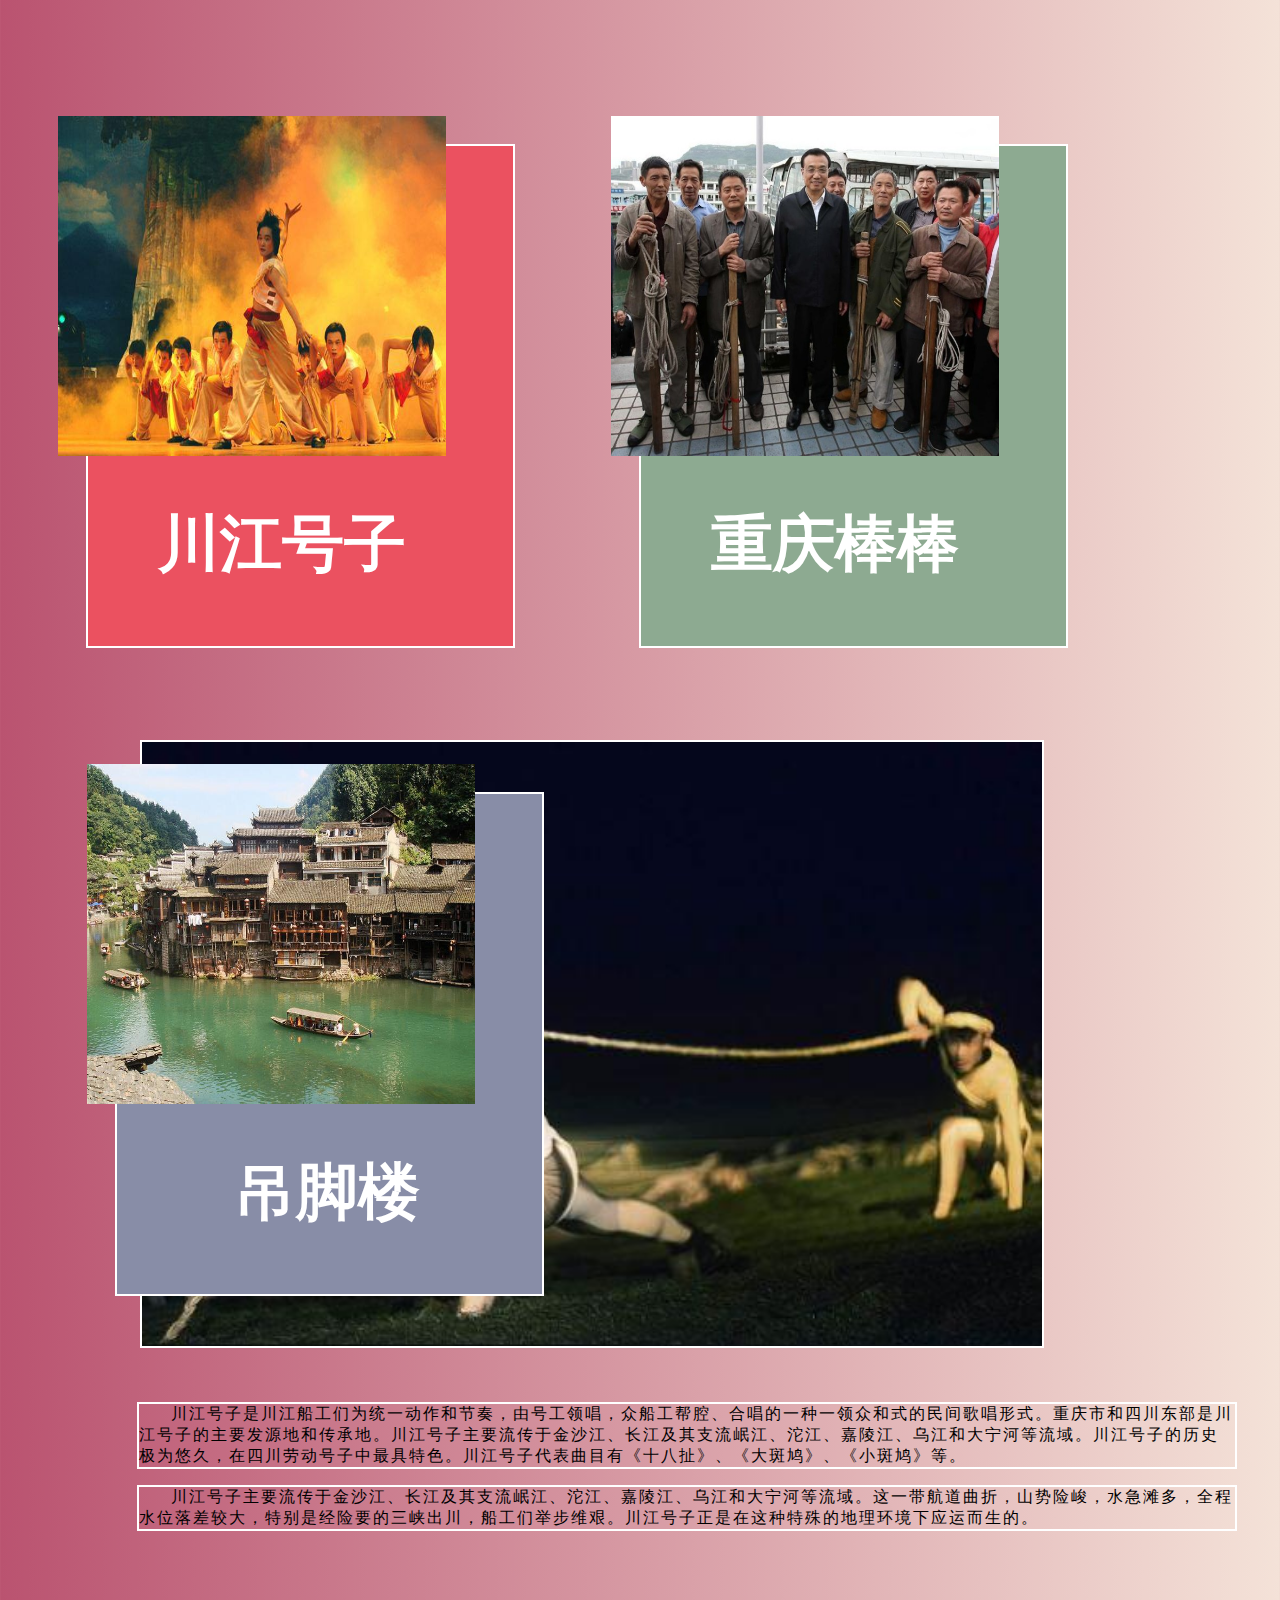
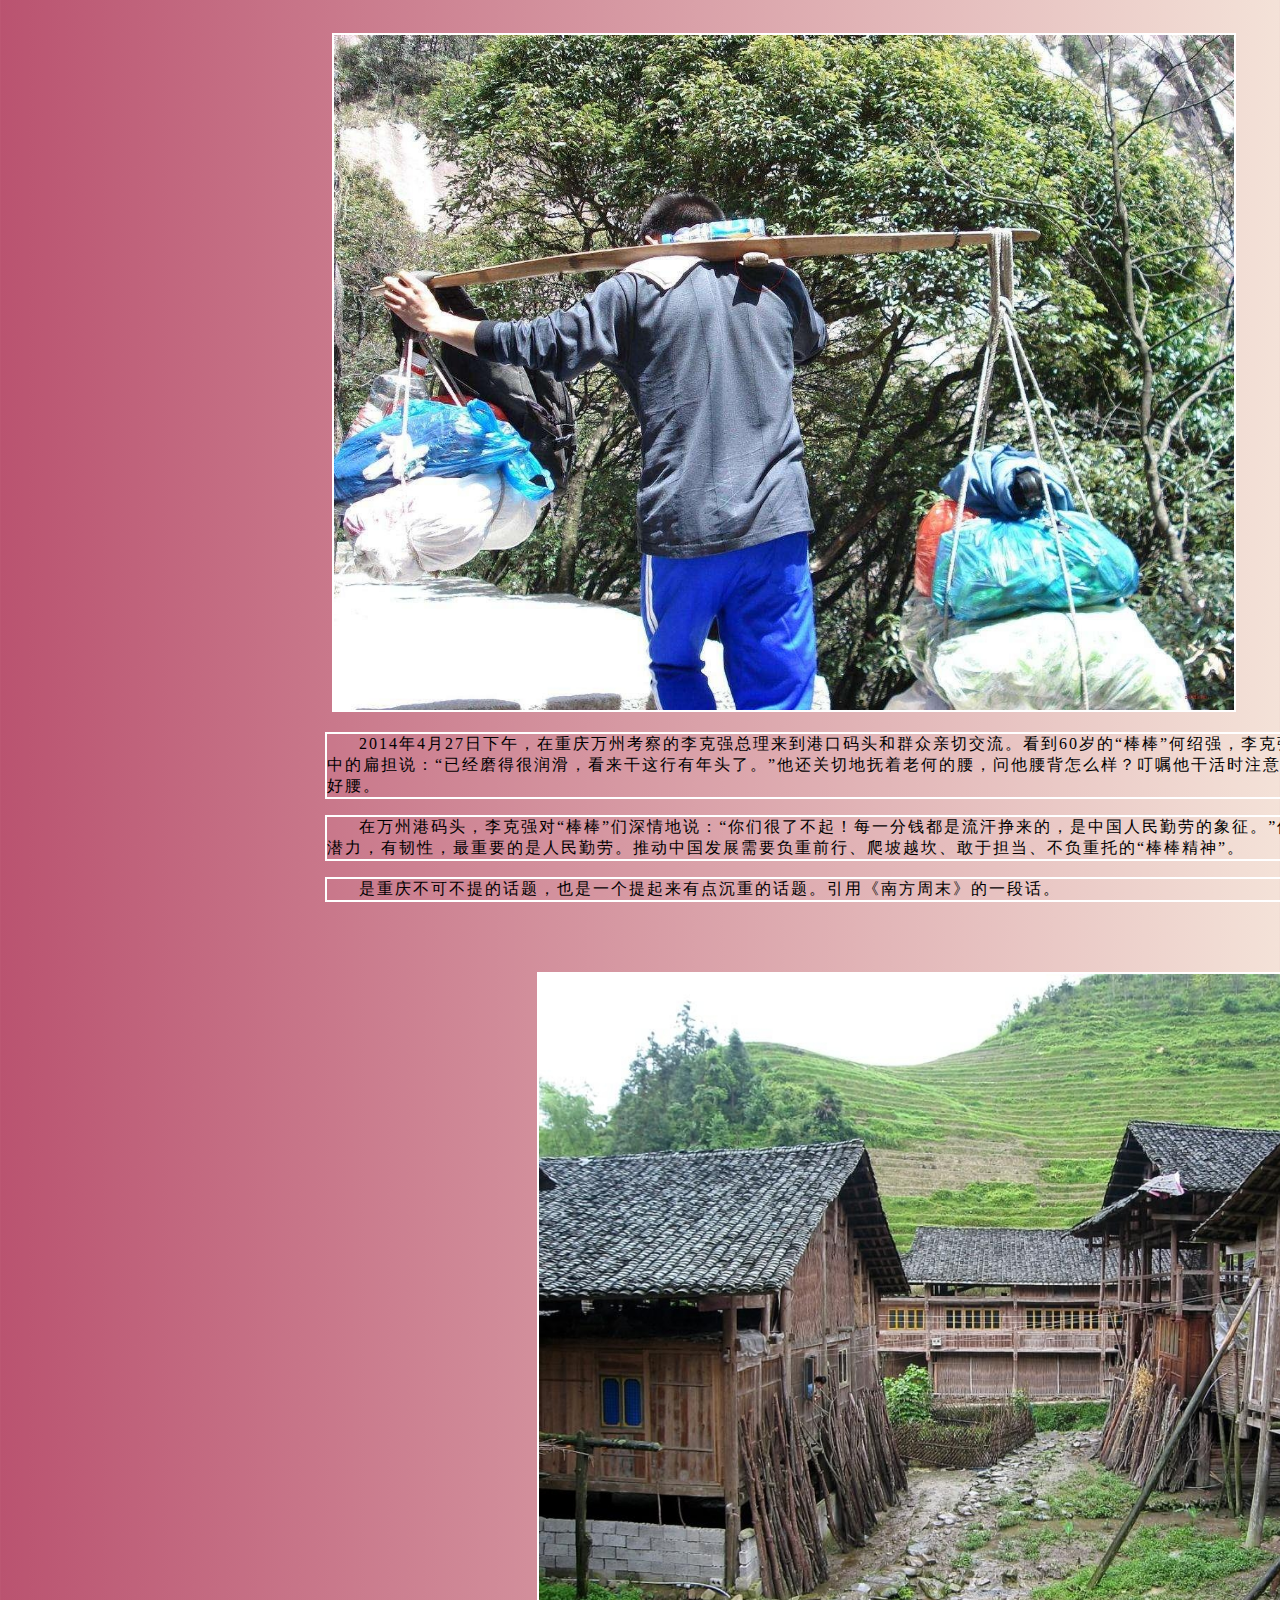
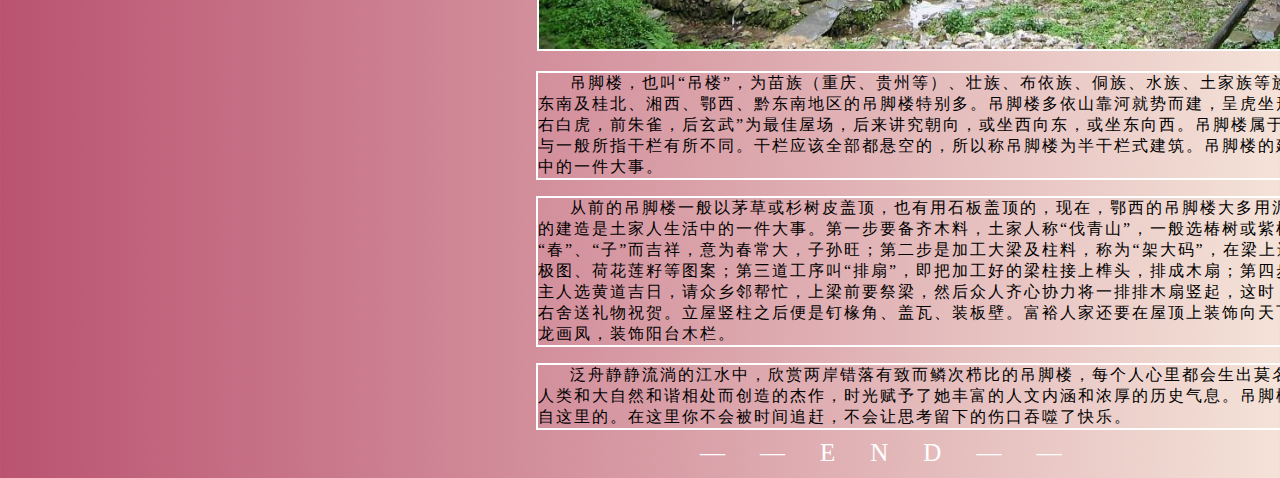
<file: culture.html>
<!DOCTYPE html>
<html lang="en">
<head>
    <meta charset="UTF-8">
    <meta http-equiv="X-UA-Compatible" content="IE=edge">
    <meta name="viewport" content="width=device-width, initial-scale=1.0">
    <link rel="icon" href="pic/logo.jpg" type="image/x-cion">
    <title>文化</title>
    <style>
body{
    background-image: linear-gradient(to right,#ba5370,#f4e2d8);
    padding: 0;
    margin: 0;
}

/* 画廊 */
.box{
    display:inline;
    position: absolute;
    left: 0;
    top: 0;
}

/* 画廊1 */
.box1 img{
    width: 388px;
    height:340px;
    margin: -30px 0px 0px -30px;
}
.pic1{
    width: 425px;
    height: 500px;
    background-color: #EB5160;
    border: 2px solid white;
}
.pic1 h1{ 
    padding: 0px 0px 0px 70px;
    color: white;
    font-size: 62px;
}
.pic1 img:hover{
    transform: scale(1.2);
    transition: all .3s;
}
.box1{margin: 144px 76px 0px 86px;float: left;}

/* 画廊2 */
.box2 img{
    width: 388px;
    height:340px;
    margin: -30px 0px 0px -30px;
}
.pic2{
    width: 425px;
    height: 500px;
    background-color: #8DAA91;
    border: 2px solid white;
}
.pic2 h1{ 
    padding: 0px 0px 0px 70px;
    color: white;
    font-size: 62px;
}
.pic2 img:hover{
    transform: scale(1.2);
    transition: all .3s;
}
.box2{margin: 144px 0px 0px 48px;float: left;}

/* 画廊3 */
.box3 img{
    width: 388px;
    height:340px;
    margin: -30px 0px 0px -30px;
}
.pic3{
    width: 425px;
    height: 500px;
    background-color: #888DA7;
    border: 2px solid white;
}
.pic3 h1{ 
    padding: 0px 0px 0px 70px;
    color: white;
    font-size: 62px;
}
.pic3 img:hover{
    transform: scale(1.2);
    transition: all .3s;
}
.box3{margin: 144px 0px 0px 115px;float: left;}



/* 内容 */
.dep{margin-top: 50px}
.dep img{width: 900px;}
.dep img:hover{
    transform: translateX(45px);
    transition: all .3s;
}
.dep1 {
    text-indent: 2em;
    width: 1100px;
    height: 500px;
    margin: 50px 0px 0px  137px;
    word-spacing: 6px;
    letter-spacing: 2px;
}
.dep1 p{border: white 2px solid;}
.one img{margin: 690px 0px 0px 140px;border: white 2px solid;}

.dep2 {
    text-indent: 2em;
    width: 1100px;
    height: 500px;
    margin: 50px 0px 0px   325px;
    word-spacing: 6px;
    letter-spacing: 2px;
}
.dep2 p{border: white 2px solid;}
.two img{margin: -319px 0px 0px -25px;border: white 2px solid;}

.dep3 {
    text-indent: 2em;
    width: 1100px;
    height: 500px;
    margin: 80px 0px 0px  325px;
    word-spacing: 6px;
    letter-spacing: 2px;
}
.dep3 p{margin-left: 211px;border: white 2px solid;word-spacing: 6px;}
.three img{margin: 40px 0px 0px 180px;border: white 2px solid;}

/* 页脚 */
.foot{
    height: 50px;
    line-height: 50px;
    word-spacing: 7px;
    letter-spacing: 35px;
    margin: 596px 0px 0px 700px;
    color: white;
    font-size: 25px;
}

    </style>
</head>
<body>
    

<!-- 画廊 -->
<div class="box">
<div class="box1">
    <div class="pic1"><img src="pic/culture1.1.jpg" ><h1>川江号子</h1></div>
</div>
<div class="box2">
    <div class="pic2"><img src="pic/culture2.1.jpg" ><h1>重庆棒棒</h1></div>
</div>
<div class="box3">
    
    <div class="pic3"><img src="pic/culture3.1.jpg" ><h1>&nbsp;&nbsp;&nbsp;吊脚楼</h1></div>
</div>
</div>

<!-- 内容 -->
<div class="dep">
<!-- one -->
<div class="one">
<!-- 文字介绍1 -->
    <img src="pic/culture1.2.jpg" >
    <div class="dep1">
    <p>川江号子是川江船工们为统一动作和节奏，由号工领唱，众船工帮腔、合唱的一种一领众和式的民间歌唱形式。重庆市和四川东部是川江号子的主要发源地和传承地。川江号子主要流传于金沙江、长江及其支流岷江、沱江、嘉陵江、乌江和大宁河等流域。川江号子的历史极为悠久，在四川劳动号子中最具特色。川江号子代表曲目有《十八扯》、《大斑鸠》、《小斑鸠》等。</p>
    <p>川江号子主要流传于金沙江、长江及其支流岷江、沱江、嘉陵江、乌江和大宁河等流域。这一带航道曲折，山势险峻，水急滩多，全程水位落差较大，特别是经险要的三峡出川，船工们举步维艰。川江号子正是在这种特殊的地理环境下应运而生的。</p>
</div>
</div>

<!-- two -->
<div class="two">
<!-- 文字介绍2 -->
<div class="dep2">
<img src="pic/culture2.2.jpg" >
    <p>2014年4月27日下午，在重庆万州考察的李克强总理来到港口码头和群众亲切交流。看到60岁的“棒棒”何绍强，李克强走过去接过他手中的扁担说：“已经磨得很润滑，看来干这行有年头了。”他还关切地抚着老何的腰，问他腰背怎么样？叮嘱他干活时注意身体，千万保护好腰。</p>
    <p>在万州港码头，李克强对“棒棒”们深情地说：“你们很了不起！每一分钱都是流汗挣来的，是中国人民勤劳的象征。”他说，中国发展有潜力，有韧性，最重要的是人民勤劳。推动中国发展需要负重前行、爬坡越坎、敢于担当、不负重托的“棒棒精神”。</p>
    <p>是重庆不可不提的话题，也是一个提起来有点沉重的话题。引用《南方周末》的一段话。</p>
</div>
</div>

<!-- three -->
<div class="three">
<!-- 文字介绍3 -->
<div class="dep3">
<img src="pic/culture3.2.jpg" >
    <p>吊脚楼，也叫“吊楼”，为苗族（重庆、贵州等）、壮族、布依族、侗族、水族、土家族等族传统民居，在渝东南及桂北、湘西、鄂西、黔东南地区的吊脚楼特别多。吊脚楼多依山靠河就势而建，呈虎坐形，以“左青龙，右白虎，前朱雀，后玄武”为最佳屋场，后来讲究朝向，或坐西向东，或坐东向西。吊脚楼属于干栏式建筑，但与一般所指干栏有所不同。干栏应该全部都悬空的，所以称吊脚楼为半干栏式建筑。吊脚楼的建造是土家人生活中的一件大事。</p>
    <p>从前的吊脚楼一般以茅草或杉树皮盖顶，也有用石板盖顶的，现在，鄂西的吊脚楼大多用泥瓦铺盖。吊脚楼的建造是土家人生活中的一件大事。第一步要备齐木料，土家人称“伐青山”，一般选椿树或紫树，椿、紫因谐音“春”、“子”而吉祥，意为春常大，子孙旺；第二步是加工大梁及柱料，称为“架大码”，在梁上还要画上八卦、太极图、荷花莲籽等图案；第三道工序叫“排扇”，即把加工好的梁柱接上榫头，排成木扇；第四步是“立屋竖柱”，主人选黄道吉日，请众乡邻帮忙，上梁前要祭梁，然后众人齐心协力将一排排木扇竖起，这时，鞭炮齐鸣，左邻右舍送礼物祝贺。立屋竖柱之后便是钉椽角、盖瓦、装板壁。富裕人家还要在屋顶上装饰向天飞檐，在廊洞下雕龙画凤，装饰阳台木栏。</p>
    <p>泛舟静静流淌的江水中，欣赏两岸错落有致而鳞次栉比的吊脚楼，每个人心里都会生出莫名的感动——这是人类和大自然和谐相处而创造的杰作，时光赋予了她丰富的人文内涵和浓厚的历史气息。吊脚楼网的寓意就是来自这里的。在这里你不会被时间追赶，不会让思考留下的伤口吞噬了快乐。
    </p>
</div>
</div>
</div>

<!-- 结束 -->
<div class="foot">
    <p>——END——</p>
</div>

</body>
</html>
</file>
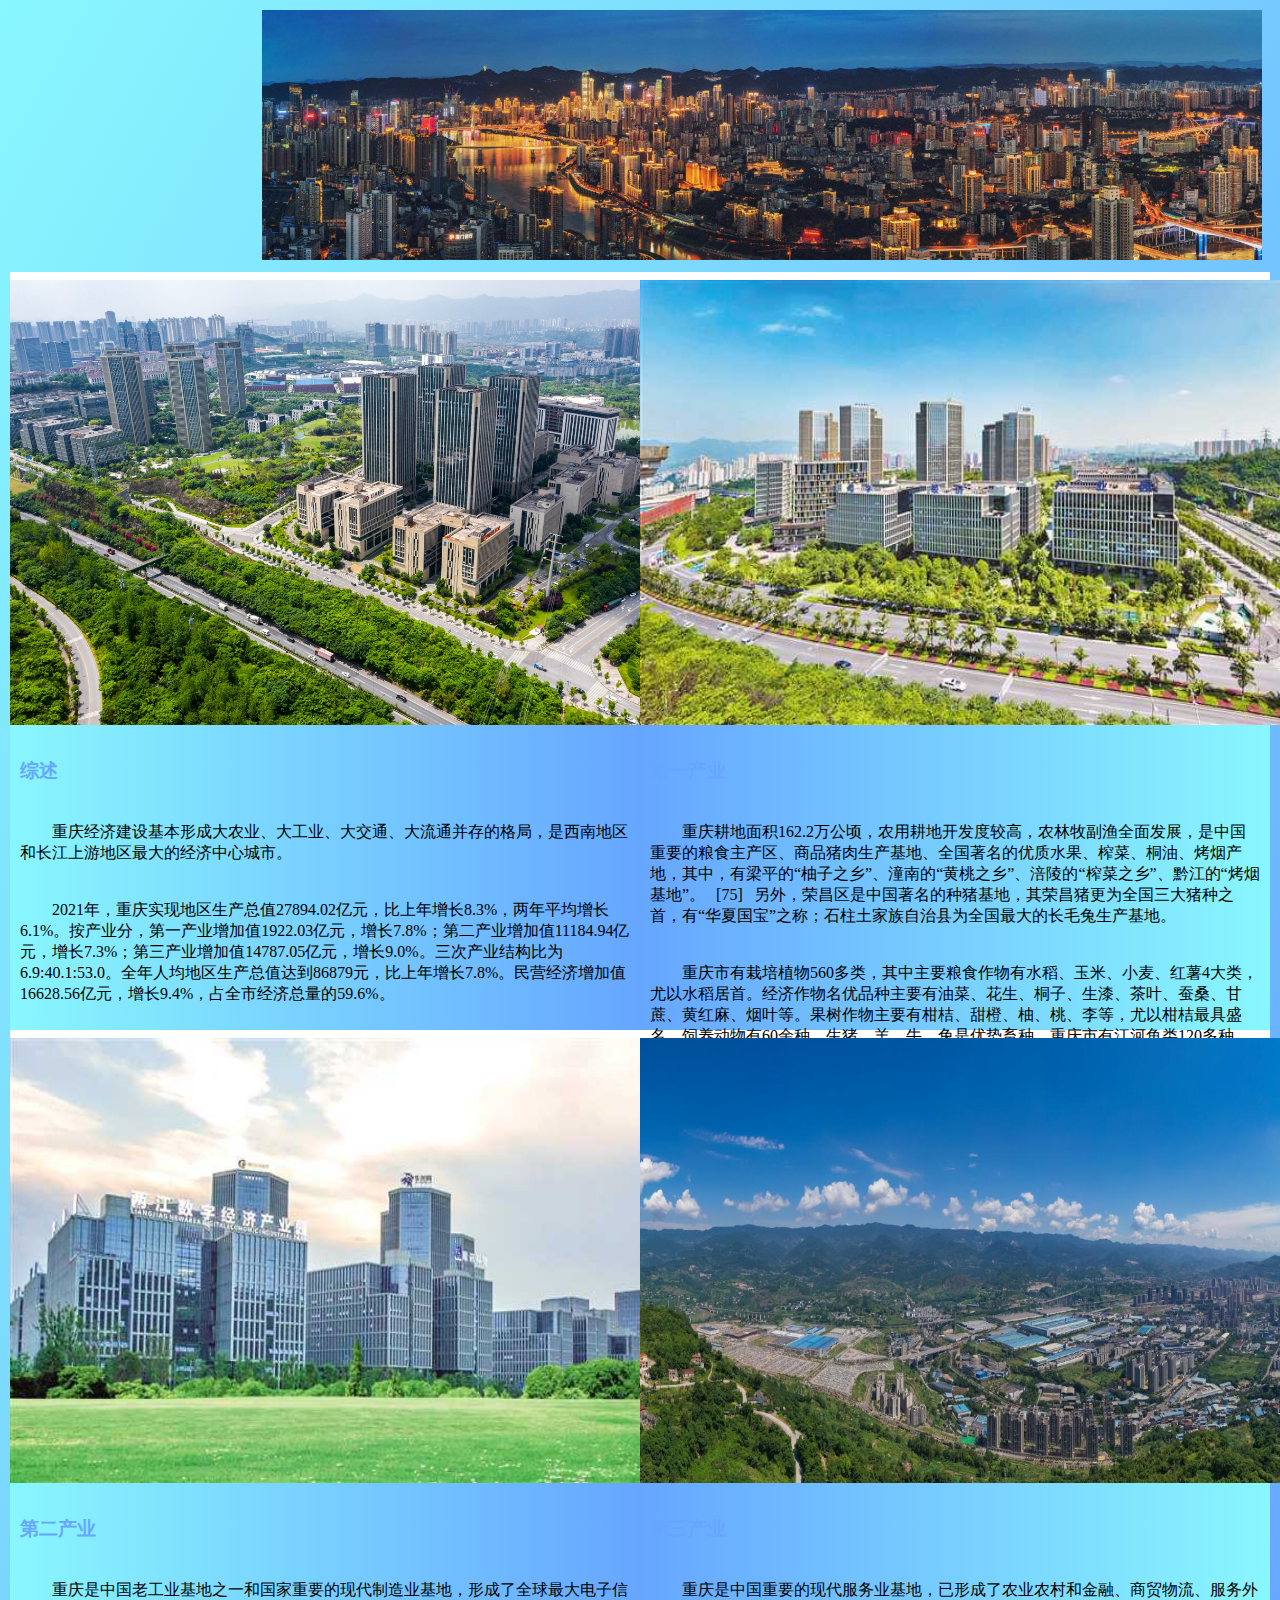
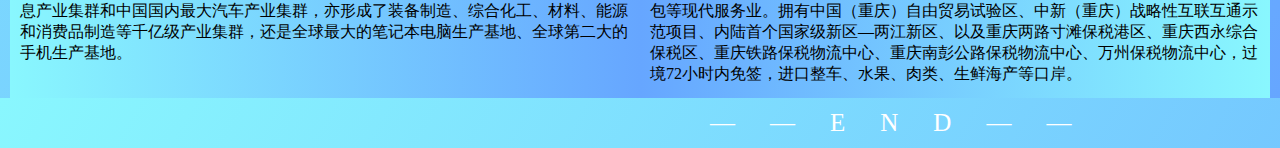
<file: econmy.html>
<!DOCTYPE html>
<html lang="en">
<head>
    <meta charset="UTF-8">
    <meta http-equiv="X-UA-Compatible" content="IE=edge">
    <meta name="viewport" content="width=device-width, initial-scale=1.0">
    <link rel="icon" href="pic/jingdian-logo.jpg" type="image/x-cion">
    <title>经济</title>
    <style>
body{
    padding: 5px;
    margin: 5px;
    background-image: linear-gradient(120deg, #89f7fe , #66a6ff);
}
/* 图片 */
.tell{
    width: 1000px;
    overflow-x: auto;
    margin-left: 20%;
}
.content p{
    text-indent: 2em;
    padding: 10px;
    word-spacing: 7px;
}
.content h3{
    color: #66a6ff;
    padding: 10px;
}
.content{
    position: relative;
    width: 100%;
    margin-bottom: 30px;
}
.content img{
    width: 670px;
    height: 445px;
}
.left img:hover{
    transform: translateX(175px);
    transition: all 0.5s;
}
.middletwo img:hover{
    transform: translateX(175px);
    transition: all 0.5s;
}
/* 左边 */
.left{
    margin-top: -10px;
    width: 50%;
    height: 750px;
    background-image: linear-gradient(to right, #89f7fe , #66a6ff);
    float: left;
}
/* 第一产业 */
.middleone{
    margin-top: -10px;
    width: 50%;
    height: 750px;
    background-image: linear-gradient(to left, #89f7fe , #66a6ff);
    float: left;
}
/* 第二产业 */
.middletwo{
    margin-top: -10px;
    width: 50%;
    height: 660px;
    background-image: linear-gradient(to right, #89f7fe , #66a6ff);
    float: left;
}
/* 右边 第三产业 */
.right{
    margin-top: -10px;
    width: 50%;
    height: 660px;
    background-image: linear-gradient(to left, #89f7fe , #66a6ff);
    float: right;
}

/* 页脚 */
.foot{
    height: 50px;
    line-height: 50px;
    word-spacing: 7px;
    letter-spacing: 35px;
    margin: 596px 0px 0px 700px;
    color: white;
    font-size: 25px;
}
    </style>
</head>
<body>
<!-- 长图宣传 -->
<div class="tell">
    <center><img src="pic/scroll.jpg" ></center>
</div>
<hr size="10px" color="white">
    <div class="content">
<!-- 布局之左边——综述 -->
    <div class="left">
        <img src="pic/jingji_1.jpg" alt="数字经济产业园">
        <h3>综述</h3>
        <p>重庆经济建设基本形成大农业、大工业、大交通、大流通并存的格局，是西南地区和长江上游地区最大的经济中心城市。</p>
        <p>2021年，重庆实现地区生产总值27894.02亿元，比上年增长8.3%，两年平均增长6.1%。按产业分，第一产业增加值1922.03亿元，增长7.8%；第二产业增加值11184.94亿元，增长7.3%；第三产业增加值14787.05亿元，增长9.0%。三次产业结构比为6.9:40.1:53.0。全年人均地区生产总值达到86879元，比上年增长7.8%。民营经济增加值16628.56亿元，增长9.4%，占全市经济总量的59.6%。</p>
    </div>
<!-- 布局之中间——第一产业 -->
    <div class="middleone">
        <img src="pic/jingji_2.jpg" >
        <h3>第一产业</h3>
        <p>重庆耕地面积162.2万公顷，农用耕地开发度较高，农林牧副渔全面发展，是中国重要的粮食主产区、商品猪肉生产基地、全国著名的优质水果、榨菜、桐油、烤烟产地，其中，有梁平的“柚子之乡”、潼南的“黄桃之乡”、涪陵的“榨菜之乡”、黔江的“烤烟基地”。 [75]  另外，荣昌区是中国著名的种猪基地，其荣昌猪更为全国三大猪种之首，有“华夏国宝”之称；石柱土家族自治县为全国最大的长毛兔生产基地。</p>
        <p>重庆市有栽培植物560多类，其中主要粮食作物有水稻、玉米、小麦、红薯4大类，尤以水稻居首。经济作物名优品种主要有油菜、花生、桐子、生漆、茶叶、蚕桑、甘蔗、黄红麻、烟叶等。果树作物主要有柑桔、甜橙、柚、桃、李等，尤以柑桔最具盛名。饲养动物有60余种，生猪、羊、牛、兔是优势畜种。重庆市有江河鱼类120多种，鱼类养殖遍及各区县，长寿湖、大洪湖是重庆的鱼类养殖基地。</p>
    </div>
    <hr size="10px" color="white">
<!-- 布局之右边——第二产业 -->
    <div class="middletwo">
        <img src="pic/jingji_3.jpg" >
        <h3>第二产业</h3>
        <p>重庆是中国老工业基地之一和国家重要的现代制造业基地，形成了全球最大电子信息产业集群和中国国内最大汽车产业集群，亦形成了装备制造、综合化工、材料、能源和消费品制造等千亿级产业集群，还是全球最大的笔记本电脑生产基地、全球第二大的手机生产基地。</p>
    </div>
<!-- 第三产业 -->
    <div class="right">
        <img src="pic/jingji_4.jpg" >
        <h3>第三产业</h3>
        <p>重庆是中国重要的现代服务业基地，已形成了农业农村和金融、商贸物流、服务外包等现代服务业。拥有中国（重庆）自由贸易试验区、中新（重庆）战略性互联互通示范项目、内陆首个国家级新区—两江新区、以及重庆两路寸滩保税港区、重庆西永综合保税区、重庆铁路保税物流中心、重庆南彭公路保税物流中心、万州保税物流中心，过境72小时内免签，进口整车、水果、肉类、生鲜海产等口岸。</p>
    </div>
    </div>

    </div>

<!-- 结束 -->
<div class="foot">
    <p>——END——</p>
</div>
</body>
</html>
</file>
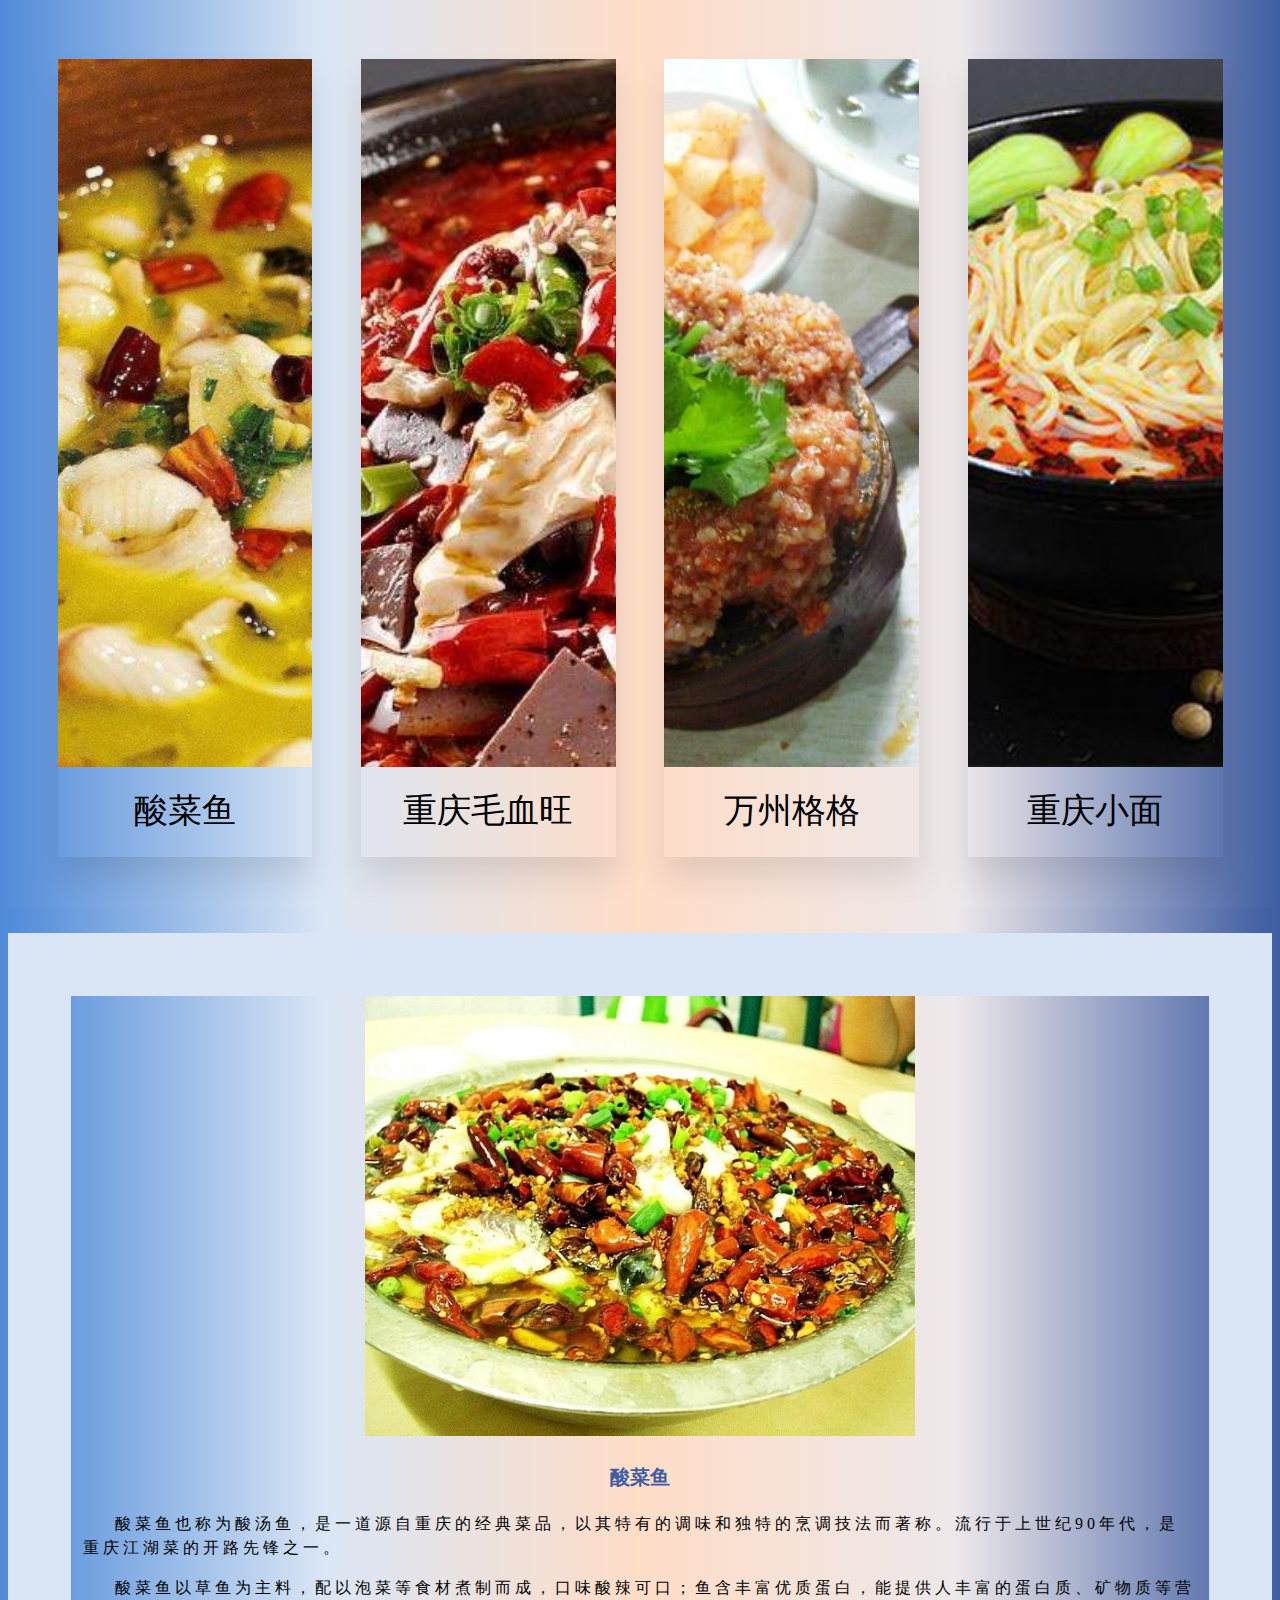
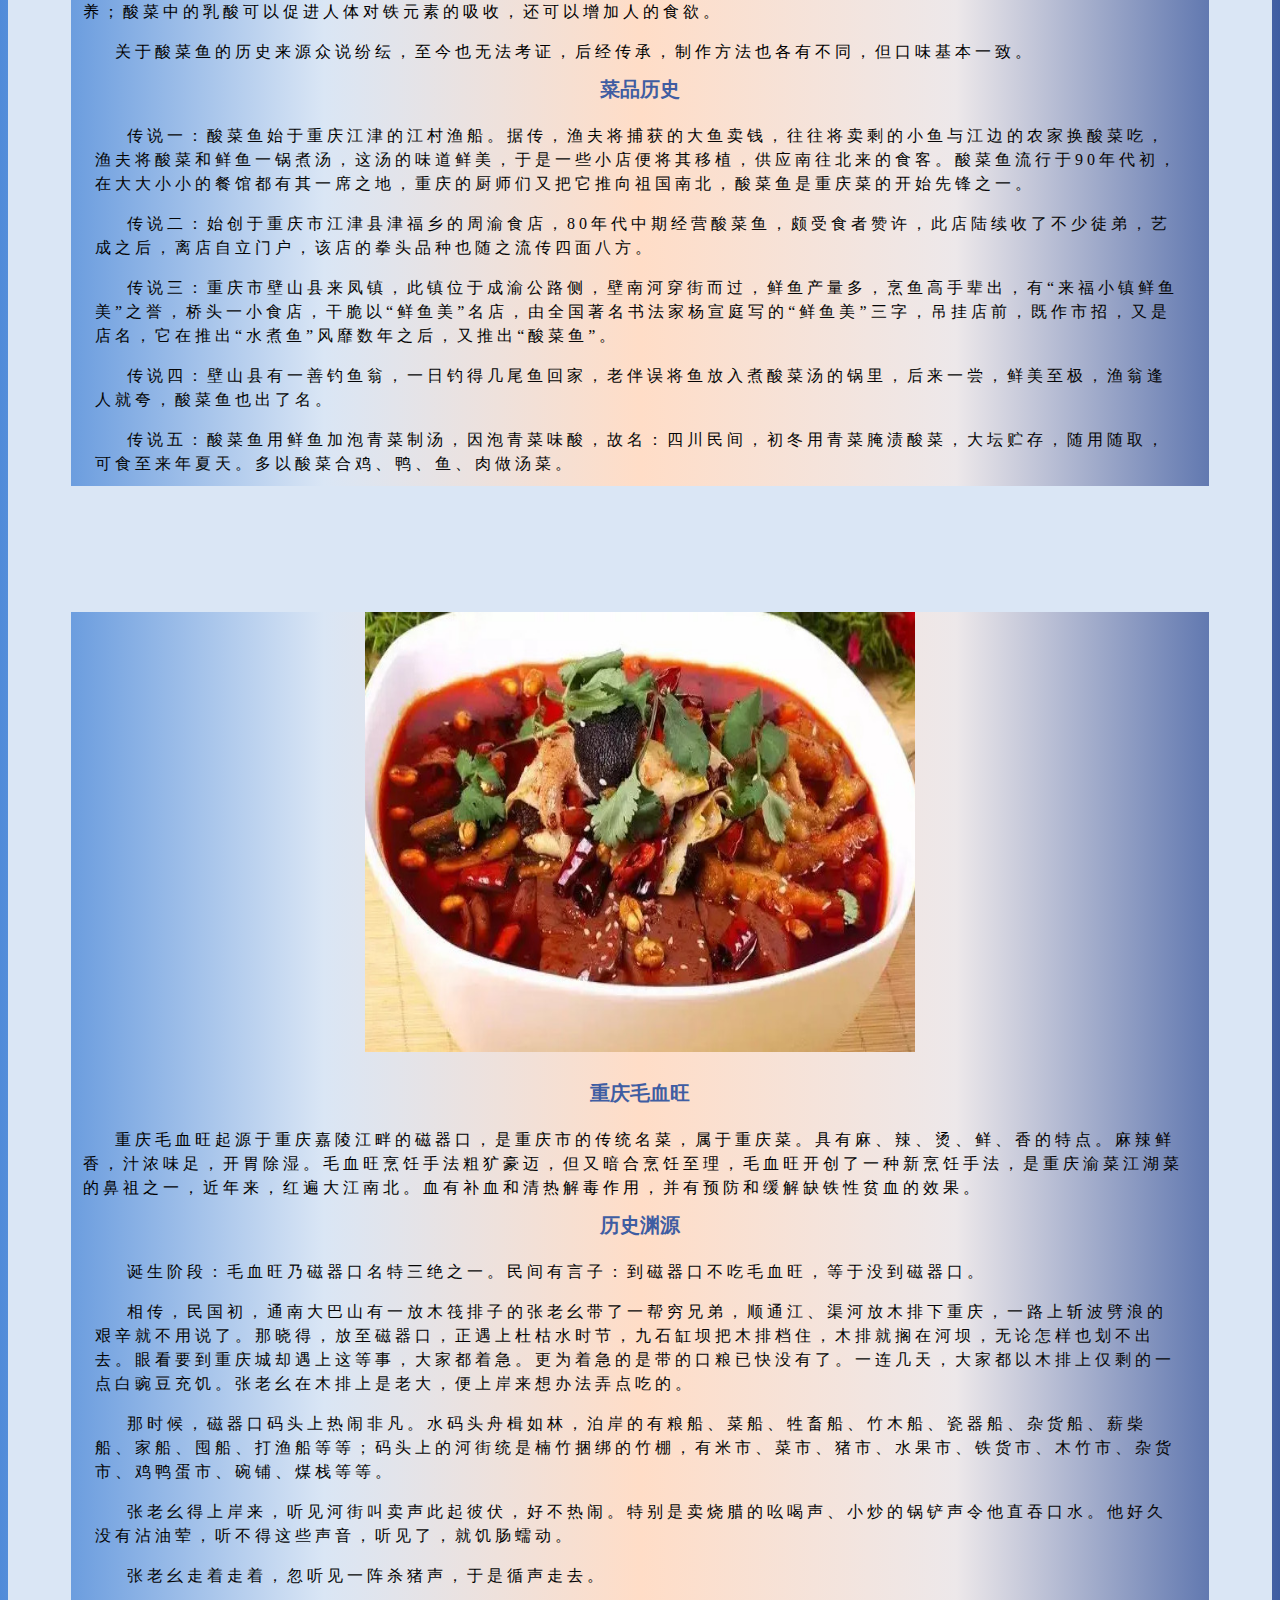
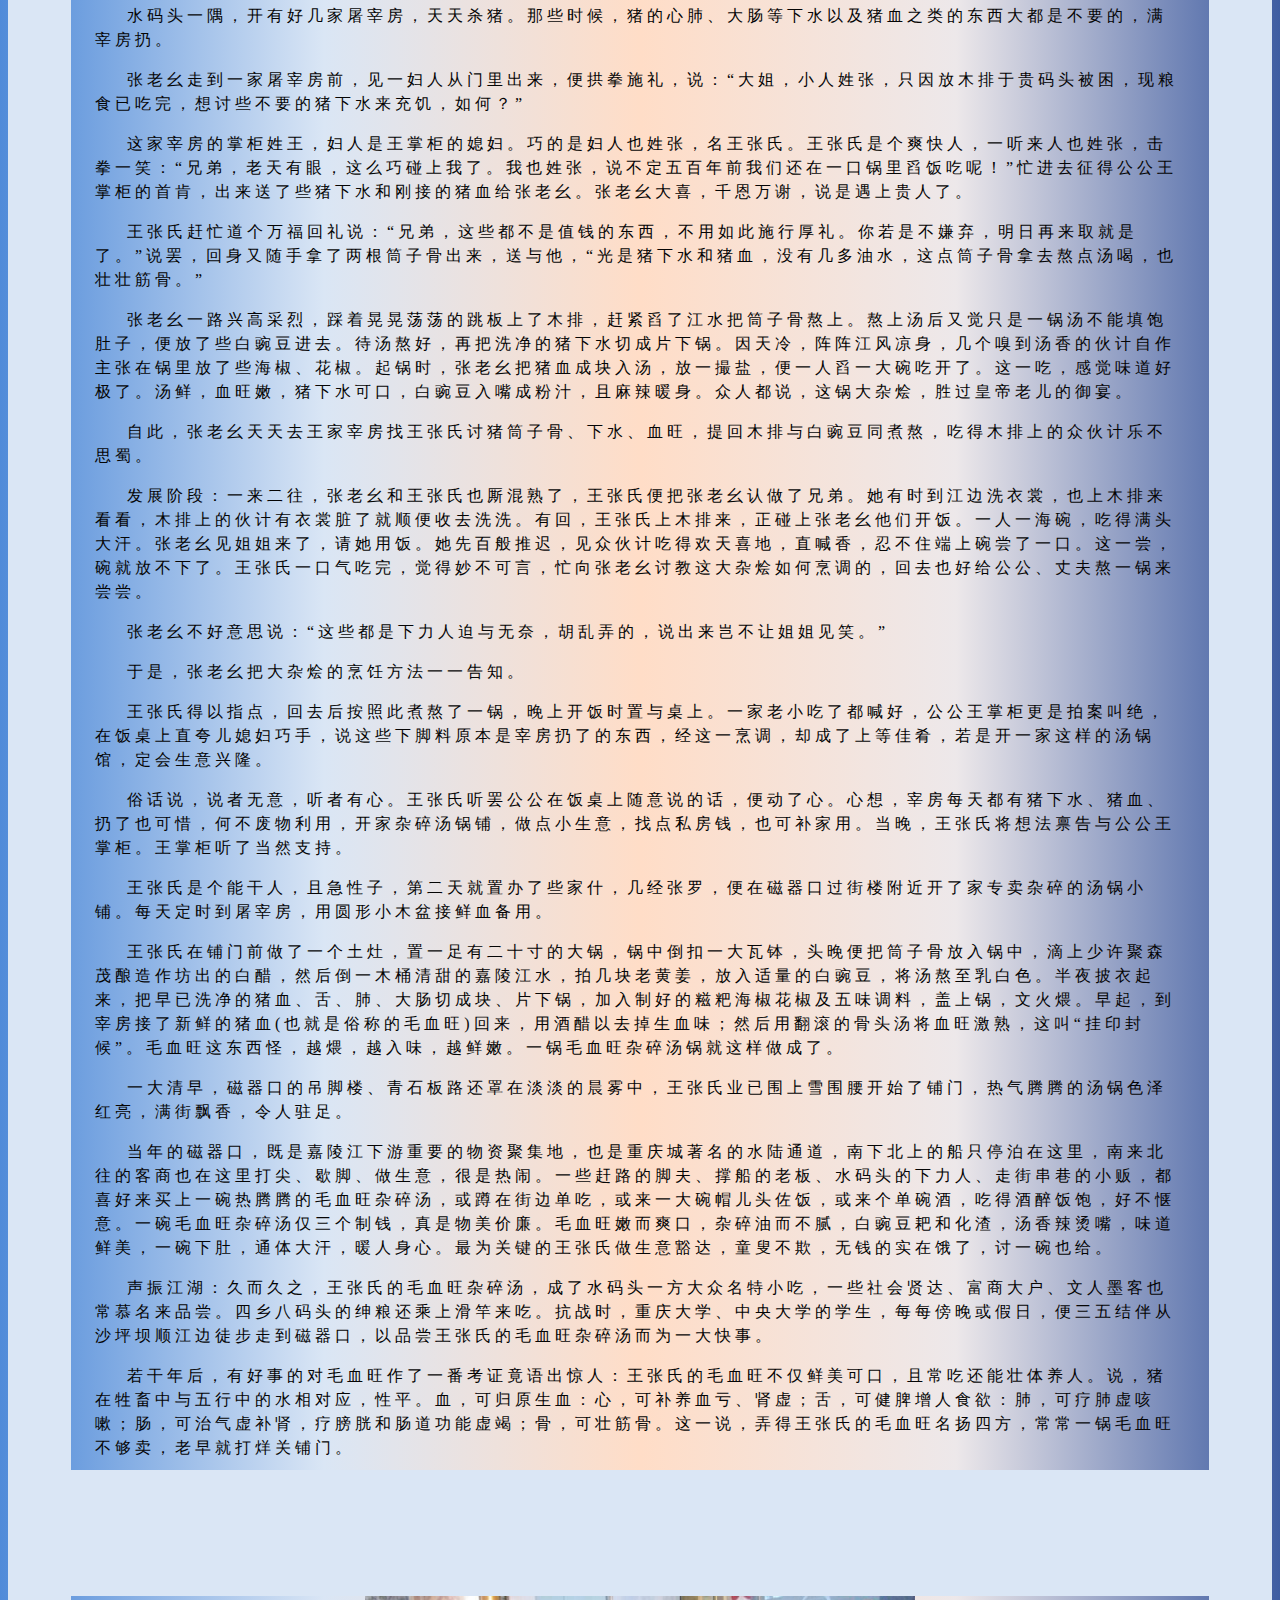
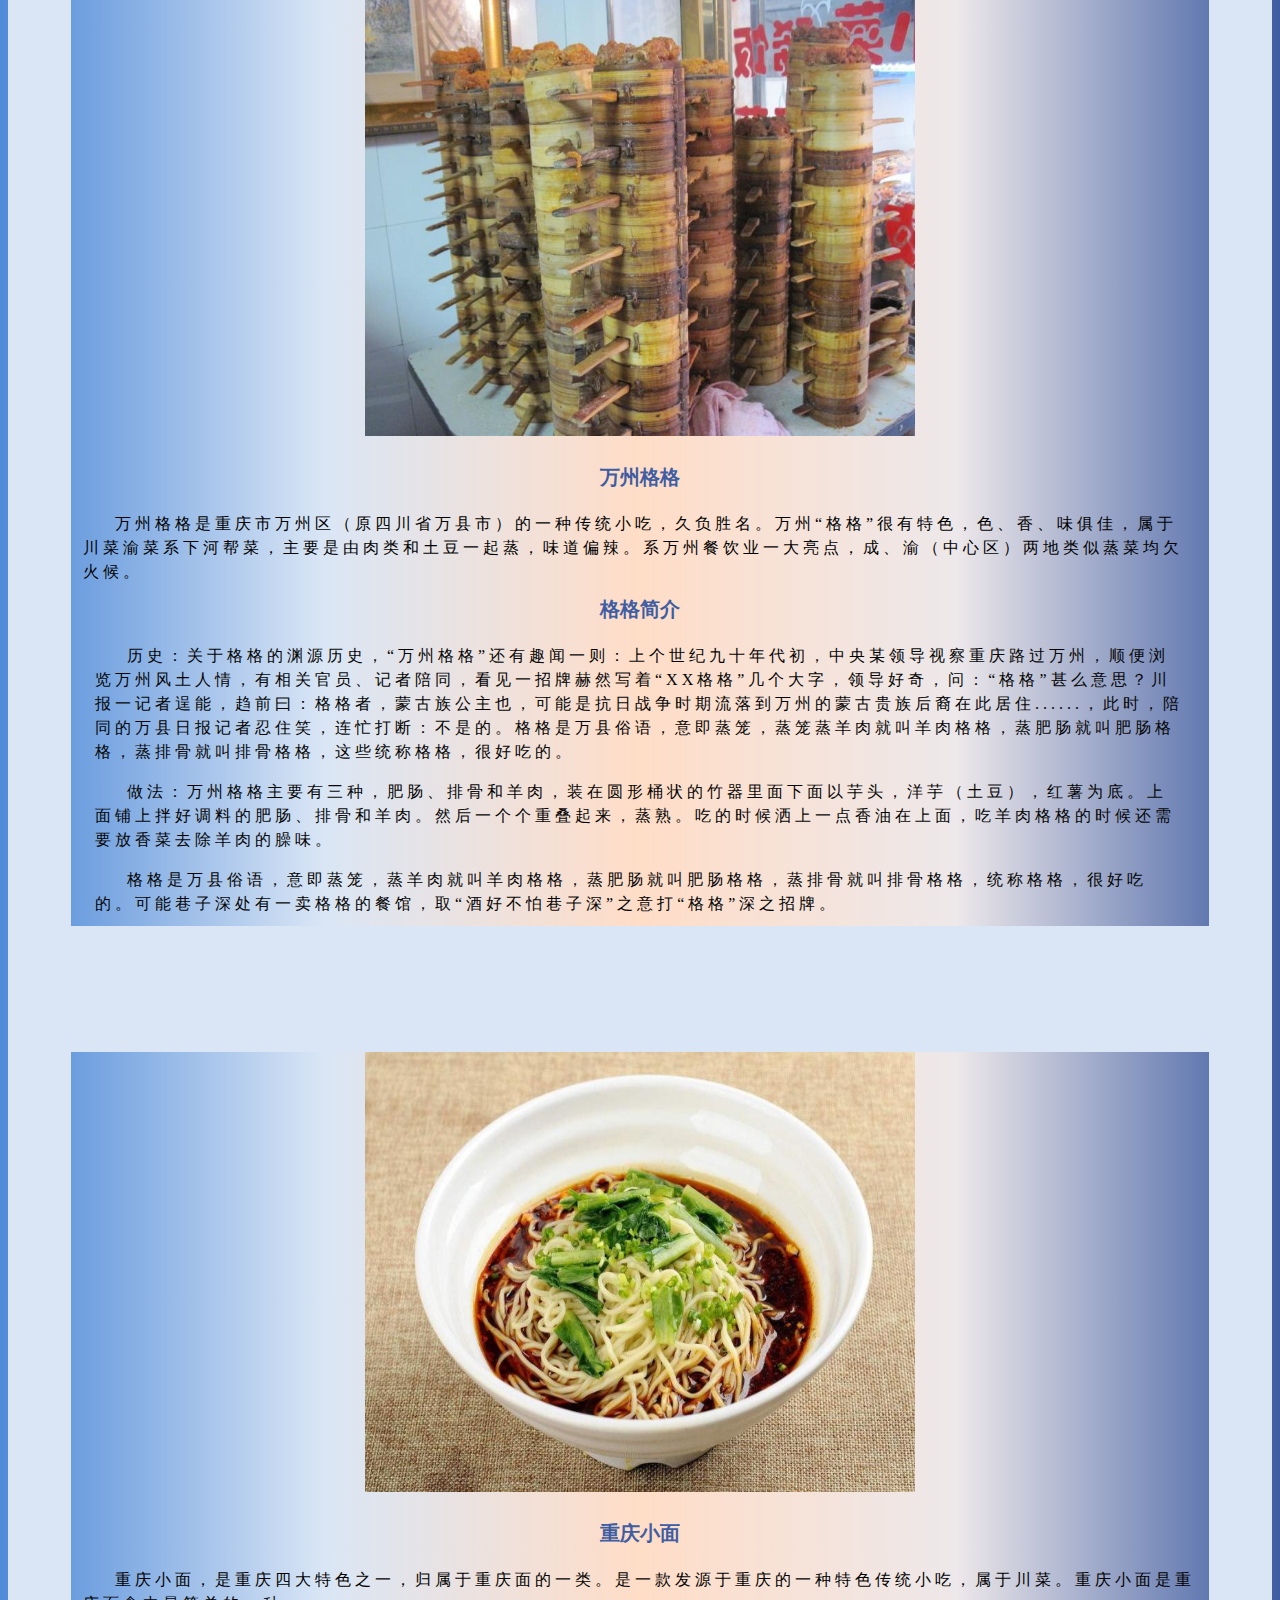
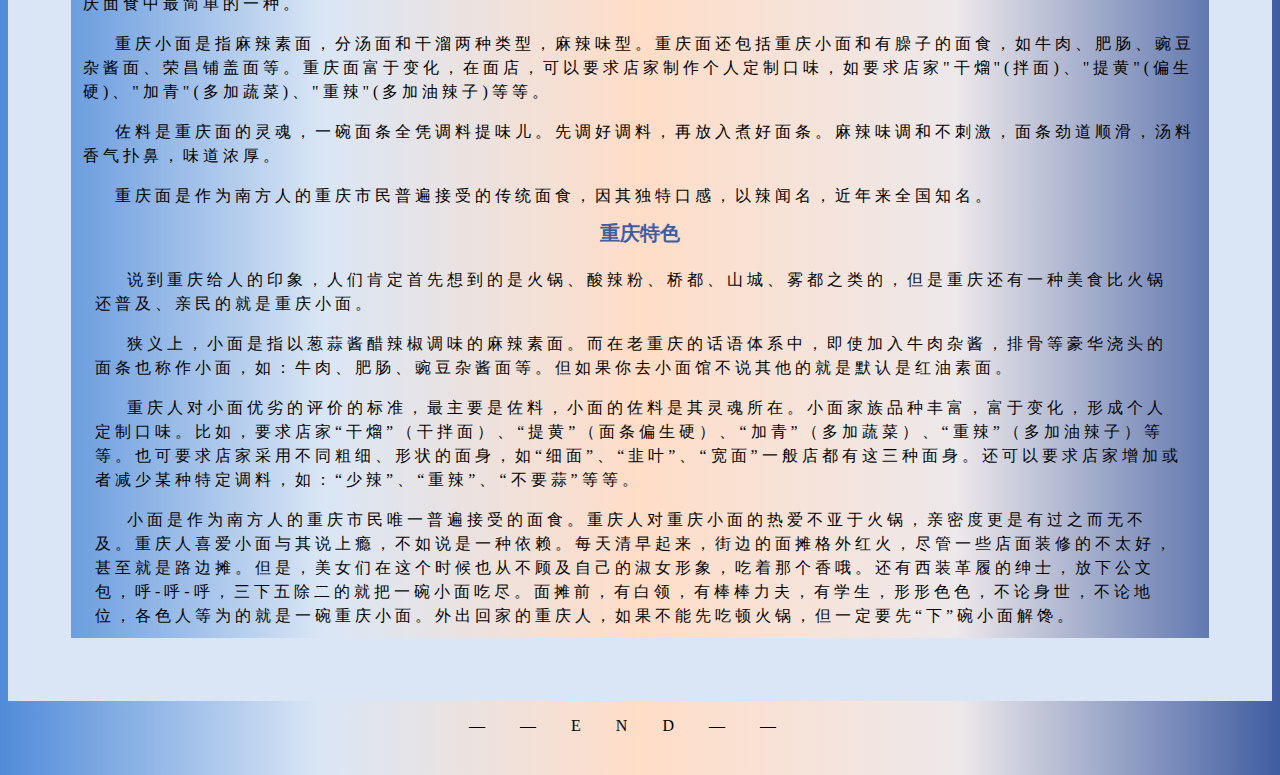
<file: food.html>
<!DOCTYPE html>
<html lang="en">
<head>
    <meta charset="UTF-8">
    <meta http-equiv="X-UA-Compatible" content="IE=edge">
    <meta name="viewport" content="width=device-width, initial-scale=1.0">
    <link rel="icon" href="pic/food_logo.png" type="image/x-cion">
    <title>美食</title>
    <style>
/* 整体样式 */
body{
    background-image: linear-gradient(to right,#508BD9,#DAE6F5,#FFDDC7,#EDE8EA,#3f5da2);
}
/* 调整布局，当页面小于600时，等比缩小 */
@media screen and (max-width: 600px) {
.column {
    width: 100%;
}
}
/* 画廊 */
.container {
  display: flex;
  width: 100%;
  padding: 4% 2%;
  box-sizing: border-box;
  height: 900px;
}
.box {
  flex: 1;
  overflow: hidden;
  transition: .5s;
  margin: 0 2%;
  box-shadow: 0 20px 30px rgba(0,0,0,.1);
  line-height: 0;
}
.box > img {
  width: 200%;
  height: calc(100% - 10vh);
  object-fit: cover; 
  transition: .5s;
}
.box > span {
  font-size: 3.8vh;
  display: block;
  text-align: center;
  height: 10vh;
  line-height: 2.6;
}
.box:hover { flex: 1 1 50%; }
.box:hover > img {
  width: 100%;
  height: 100%;
}
 
/* 文字介绍 */
.group{
    background-image: linear-gradient(to right,#508BD9,#DAE6F5,#FFDDC7,#EDE8EA,#3f5da2);
    background-repeat: no-repeat;
    color: rgb(0, 0, 0);
    font-size: 20px;
    line-height: 1.5;
    padding: 25px 0px 0px 0px;
    margin: 0 auto;
    width: 100%;
}
.food{
    border: 63px solid #DAE6F5;
}
.piccc{
    width: auto; height: 466px;
    text-align: center;
}
.piccc img{width: 550px;height: 440px;}
.group img:hover{
    background-color: #c8dcf5;
    border-top: 2px solid #EDE8EA;
    border-bottom: 2px solid #508BD9;
    box-shadow: 0px 0px 10px 0px rgb(83, 141, 217);
    transform: scale(1.05);
    /* z-index: 3; */
}
h2{font-size: 20px;font-weight: 400px;margin: 0 0 20px;color: #3f5da2;text-align: center;}

.group p{font-size: 16px;text-indent: 2em;}
.group p,ul{
    margin: 16px 12px 10px;
    letter-spacing: 4px;
    word-spacing: 7px;
}
.group ul{
    color: #050505;
    font-size: 0.75em;
    list-style-type: none;
    padding: 0;
} 


/* 页脚 */
.foot{width: auto;height: 50px;text-align: center;word-spacing: 7px;letter-spacing: 35px;}


    </style>
</head>
<body>
<!-- 画廊 -->
<div class="container">
    <div class="box">
      <img src="pic/fish.jpg">
      <span>酸菜鱼</span>
    </div>
    <div class="box">
      <img src="pic/maoxuewang.jpg">
      <span>重庆毛血旺</span>
    </div>
    <div class="box">
      <img src="pic/gege.jpg">
      <span>万州格格</span>
    </div>
    <div class="box">
      <img src="pic/noddles.jpg">
      <span>重庆小面</span>
    </div>
  </div>

<!-- 文字介绍 -->
<div class="group">
<div class="food">
    <div class="piccc"><img src="pic/fish1.jpg" ></div>
    <h2>酸菜鱼</h2>
    <p>酸菜鱼也称为酸汤鱼，是一道源自重庆的经典菜品，以其特有的调味和独特的烹调技法而著称。流行于上世纪90年代，是重庆江湖菜的开路先锋之一。</p>
    <p>酸菜鱼以草鱼为主料，配以泡菜等食材煮制而成，口味酸辣可口；鱼含丰富优质蛋白，能提供人丰富的蛋白质、矿物质等营养；酸菜中的乳酸可以促进人体对铁元素的吸收，还可以增加人的食欲。</p>
    <p>关于酸菜鱼的历史来源众说纷纭，至今也无法考证，后经传承，制作方法也各有不同，但口味基本一致。</p>
    <h2>菜品历史</h2>
    <ul>
        <li><p>传说一：酸菜鱼始于重庆江津的江村渔船。据传，渔夫将捕获的大鱼卖钱，往往将卖剩的小鱼与江边的农家换酸菜吃，渔夫将酸菜和鲜鱼一锅煮汤，这汤的味道鲜美，于是一些小店便将其移植，供应南往北来的食客。酸菜鱼流行于90年代初，在大大小小的餐馆都有其一席之地，重庆的厨师们又把它推向祖国南北，酸菜鱼是重庆菜的开始先锋之一。</p></li>
        <li><p>传说二：始创于重庆市江津县津福乡的周渝食店，80年代中期经营酸菜鱼，颇受食者赞许，此店陆续收了不少徒弟，艺成之后，离店自立门户，该店的拳头品种也随之流传四面八方。</p></li>
        <li><p>传说三：重庆市壁山县来凤镇，此镇位于成渝公路侧，壁南河穿街而过，鲜鱼产量多，烹鱼高手辈出，有“来福小镇鲜鱼美”之誉，桥头一小食店，干脆以“鲜鱼美”名店，由全国著名书法家杨宣庭写的“鲜鱼美”三字，吊挂店前，既作市招，又是店名，它在推出“水煮鱼”风靡数年之后，又推出“酸菜鱼”。</p></li>
        <li><p>传说四：壁山县有一善钓鱼翁，一日钓得几尾鱼回家，老伴误将鱼放入煮酸菜汤的锅里，后来一尝，鲜美至极，渔翁逢人就夸，酸菜鱼也出了名。</p></li>
        <li><p>传说五：酸菜鱼用鲜鱼加泡青菜制汤，因泡青菜味酸，故名：四川民间，初冬用青菜腌渍酸菜，大坛贮存，随用随取，可食至来年夏天。多以酸菜合鸡、鸭、鱼、肉做汤菜。</p></li>
    </ul>
</div>

<div class="food">
    <div class="piccc"><img src="pic/maoxuewang1.jpg" ></div>
    <h2>重庆毛血旺</h2>
    <p>重庆毛血旺起源于重庆嘉陵江畔的磁器口，是重庆市的传统名菜，属于重庆菜。具有麻、辣、烫、鲜、香的特点。麻辣鲜香，汁浓味足，开胃除湿。毛血旺烹饪手法粗犷豪迈，但又暗合烹饪至理，毛血旺开创了一种新烹饪手法，是重庆渝菜江湖菜的鼻祖之一，近年来，红遍大江南北。血有补血和清热解毒作用，并有预防和缓解缺铁性贫血的效果。</p>
    <h2>历史渊源</h2>
    <ul>
        <li><p>诞生阶段：毛血旺乃磁器口名特三绝之一。民间有言子：到磁器口不吃毛血旺，等于没到磁器口。</p>
        <p>相传，民国初，通南大巴山有一放木筏排子的张老幺带了一帮穷兄弟，顺通江、渠河放木排下重庆，一路上斩波劈浪的艰辛就不用说了。那晓得，放至磁器口，正遇上杜枯水时节，九石缸坝把木排档住，木排就搁在河坝，无论怎样也划不出去。眼看要到重庆城却遇上这等事，大家都着急。更为着急的是带的口粮已快没有了。一连几天，大家都以木排上仅剩的一点白豌豆充饥。张老幺在木排上是老大，便上岸来想办法弄点吃的。</p>
        <p>那时候，磁器口码头上热闹非凡。水码头舟楫如林，泊岸的有粮船、菜船、牲畜船、竹木船、瓷器船、杂货船、薪柴船、家船、囤船、打渔船等等；码头上的河街统是楠竹捆绑的竹棚，有米市、菜市、猪市、水果市、铁货市、木竹市、杂货市、鸡鸭蛋市、碗铺、煤栈等等。</p>
        <p>张老幺得上岸来，听见河街叫卖声此起彼伏，好不热闹。特别是卖烧腊的吆喝声、小炒的锅铲声令他直吞口水。他好久没有沾油荤，听不得这些声音，听见了，就饥肠蠕动。</p>
        <P>张老幺走着走着，忽听见一阵杀猪声，于是循声走去。</P>
        <p>水码头一隅，开有好几家屠宰房，天天杀猪。那些时候，猪的心肺、大肠等下水以及猪血之类的东西大都是不要的，满宰房扔。</p>
        <p>张老幺走到一家屠宰房前，见一妇人从门里出来，便拱拳施礼，说：“大姐，小人姓张，只因放木排于贵码头被困，现粮食已吃完，想讨些不要的猪下水来充饥，如何？”</p>
        <p>这家宰房的掌柜姓王，妇人是王掌柜的媳妇。巧的是妇人也姓张，名王张氏。王张氏是个爽快人，一听来人也姓张，击拳一笑：“兄弟，老天有眼，这么巧碰上我了。我也姓张，说不定五百年前我们还在一口锅里舀饭吃呢！”忙进去征得公公王掌柜的首肯，出来送了些猪下水和刚接的猪血给张老幺。张老幺大喜，千恩万谢，说是遇上贵人了。</p>
        <p>王张氏赶忙道个万福回礼说：“兄弟，这些都不是值钱的东西，不用如此施行厚礼。你若是不嫌弃，明日再来取就是了。”说罢，回身又随手拿了两根筒子骨出来，送与他，“光是猪下水和猪血，没有几多油水，这点筒子骨拿去熬点汤喝，也壮壮筋骨。”</p>
        <p>张老幺一路兴高采烈，踩着晃晃荡荡的跳板上了木排，赶紧舀了江水把筒子骨熬上。熬上汤后又觉只是一锅汤不能填饱肚子，便放了些白豌豆进去。待汤熬好，再把洗净的猪下水切成片下锅。因天冷，阵阵江风凉身，几个嗅到汤香的伙计自作主张在锅里放了些海椒、花椒。起锅时，张老幺把猪血成块入汤，放一撮盐，便一人舀一大碗吃开了。这一吃，感觉味道好极了。汤鲜，血旺嫩，猪下水可口，白豌豆入嘴成粉汁，且麻辣暖身。众人都说，这锅大杂烩，胜过皇帝老儿的御宴。</p>
        <p>自此，张老幺天天去王家宰房找王张氏讨猪筒子骨、下水、血旺，提回木排与白豌豆同煮熬，吃得木排上的众伙计乐不思蜀。</p></li>
        <li><p>发展阶段：一来二往，张老幺和王张氏也厮混熟了，王张氏便把张老幺认做了兄弟。她有时到江边洗衣裳，也上木排来看看，木排上的伙计有衣裳脏了就顺便收去洗洗。有回，王张氏上木排来，正碰上张老幺他们开饭。一人一海碗，吃得满头大汗。张老幺见姐姐来了，请她用饭。她先百般推迟，见众伙计吃得欢天喜地，直喊香，忍不住端上碗尝了一口。这一尝，碗就放不下了。王张氏一口气吃完，觉得妙不可言，忙向张老幺讨教这大杂烩如何烹调的，回去也好给公公、丈夫熬一锅来尝尝。</p>
        <p>张老幺不好意思说：“这些都是下力人迫与无奈，胡乱弄的，说出来岂不让姐姐见笑。”</p>
        <p>于是，张老幺把大杂烩的烹饪方法一一告知。</p>
        <p>王张氏得以指点，回去后按照此煮熬了一锅，晚上开饭时置与桌上。一家老小吃了都喊好，公公王掌柜更是拍案叫绝，在饭桌上直夸儿媳妇巧手，说这些下脚料原本是宰房扔了的东西，经这一烹调，却成了上等佳肴，若是开一家这样的汤锅馆，定会生意兴隆。</p>
        <p>俗话说，说者无意，听者有心。王张氏听罢公公在饭桌上随意说的话，便动了心。心想，宰房每天都有猪下水、猪血、扔了也可惜，何不废物利用，开家杂碎汤锅铺，做点小生意，找点私房钱，也可补家用。当晚，王张氏将想法禀告与公公王掌柜。王掌柜听了当然支持。</p>
        <p>王张氏是个能干人，且急性子，第二天就置办了些家什，几经张罗，便在磁器口过街楼附近开了家专卖杂碎的汤锅小铺。每天定时到屠宰房，用圆形小木盆接鲜血备用。</p>
        <p>王张氏在铺门前做了一个土灶，置一足有二十寸的大锅，锅中倒扣一大瓦钵，头晚便把筒子骨放入锅中，滴上少许聚森茂酿造作坊出的白醋，然后倒一木桶清甜的嘉陵江水，拍几块老黄姜，放入适量的白豌豆，将汤熬至乳白色。半夜披衣起来，把早已洗净的猪血、舌、肺、大肠切成块、片下锅，加入制好的糍粑海椒花椒及五味调料，盖上锅，文火煨。早起，到宰房接了新鲜的猪血(也就是俗称的毛血旺)回来，用酒醋以去掉生血味；然后用翻滚的骨头汤将血旺激熟，这叫“挂印封候”。毛血旺这东西怪，越煨，越入味，越鲜嫩。一锅毛血旺杂碎汤锅就这样做成了。</p>
        <p>一大清早，磁器口的吊脚楼、青石板路还罩在淡淡的晨雾中，王张氏业已围上雪围腰开始了铺门，热气腾腾的汤锅色泽红亮，满街飘香，令人驻足。</p>
        <p>当年的磁器口，既是嘉陵江下游重要的物资聚集地，也是重庆城著名的水陆通道，南下北上的船只停泊在这里，南来北往的客商也在这里打尖、歇脚、做生意，很是热闹。一些赶路的脚夫、撑船的老板、水码头的下力人、走街串巷的小贩，都喜好来买上一碗热腾腾的毛血旺杂碎汤，或蹲在街边单吃，或来一大碗帽儿头佐饭，或来个单碗酒，吃得酒醉饭饱，好不惬意。一碗毛血旺杂碎汤仅三个制钱，真是物美价廉。毛血旺嫩而爽口，杂碎油而不腻，白豌豆耙和化渣，汤香辣烫嘴，味道鲜美，一碗下肚，通体大汗，暖人身心。最为关键的王张氏做生意豁达，童叟不欺，无钱的实在饿了，讨一碗也给。</p></li>
        <li><p>声振江湖：久而久之，王张氏的毛血旺杂碎汤，成了水码头一方大众名特小吃，一些社会贤达、富商大户、文人墨客也常慕名来品尝。四乡八码头的绅粮还乘上滑竿来吃。抗战时，重庆大学、中央大学的学生，每每傍晚或假日，便三五结伴从沙坪坝顺江边徒步走到磁器口，以品尝王张氏的毛血旺杂碎汤而为一大快事。</p>
        <p>若干年后，有好事的对毛血旺作了一番考证竟语出惊人：王张氏的毛血旺不仅鲜美可口，且常吃还能壮体养人。说，猪在牲畜中与五行中的水相对应，性平。血，可归原生血：心，可补养血亏、肾虚；舌，可健脾增人食欲：肺，可疗肺虚咳嗽；肠，可治气虚补肾，疗膀胱和肠道功能虚竭；骨，可壮筋骨。这一说，弄得王张氏的毛血旺名扬四方，常常一锅毛血旺不够卖，老早就打烊关铺门。</p></li>
    </ul>
</div>

<div class="food">
    <div class="piccc"><img src="pic/gege1.jpg" ></div>
    <h2>万州格格</h2>
    <p>万州格格是重庆市万州区（原四川省万县市）的一种传统小吃，久负胜名。万州“格格”很有特色，色、香、味俱佳，属于川菜渝菜系下河帮菜，主要是由肉类和土豆一起蒸，味道偏辣。系万州餐饮业一大亮点，成、渝（中心区）两地类似蒸菜均欠火候。</p>
    <h2>格格简介</h2>
    <ul>  
        <li><p>历史：关于格格的渊源历史，“万州格格”还有趣闻一则：上个世纪九十年代初，中央某领导视察重庆路过万州，顺便浏览万州风土人情，有相关官员、记者陪同，看见一招牌赫然写着“XX格格”几个大字，领导好奇，问：“格格”甚么意思？川报一记者逞能，趋前曰：格格者，蒙古族公主也，可能是抗日战争时期流落到万州的蒙古贵族后裔在此居住......，此时，陪同的万县日报记者忍住笑，连忙打断：不是的。格格是万县俗语，意即蒸笼，蒸笼蒸羊肉就叫羊肉格格，蒸肥肠就叫肥肠格格，蒸排骨就叫排骨格格，这些统称格格，很好吃的。</p></li>
        <li><p>做法：万州格格主要有三种，肥肠、排骨和羊肉，装在圆形桶状的竹器里面下面以芋头，洋芋（土豆），红薯为底。上面铺上拌好调料的肥肠、排骨和羊肉。然后一个个重叠起来，蒸熟。吃的时候洒上一点香油在上面，吃羊肉格格的时候还需要放香菜去除羊肉的臊味。</p></li>
        <li><p>格格是万县俗语，意即蒸笼，蒸羊肉就叫羊肉格格，蒸肥肠就叫肥肠格格，蒸排骨就叫排骨格格，统称格格，很好吃的。可能巷子深处有一卖格格的餐馆，取“酒好不怕巷子深”之意打“格格”深之招牌。</p></li>
    </ul>
</div>

<div class="food">
    <div class="piccc"><img src="pic/noddles1.jpg" ></div>
    <h2>重庆小面</h2>
    <p>重庆小面，是重庆四大特色之一，归属于重庆面的一类。是一款发源于重庆的一种特色传统小吃，属于川菜。重庆小面是重庆面食中最简单的一种。</p>
    <p>重庆小面是指麻辣素面，分汤面和干溜两种类型，麻辣味型。重庆面还包括重庆小面和有臊子的面食，如牛肉、肥肠、豌豆杂酱面、荣昌铺盖面等。重庆面富于变化，在面店，可以要求店家制作个人定制口味，如要求店家"干熘"(拌面)、"提黄"(偏生硬)、"加青"(多加蔬菜)、"重辣"(多加油辣子)等等。</p>
    <p>佐料是重庆面的灵魂，一碗面条全凭调料提味儿。先调好调料，再放入煮好面条。麻辣味调和不刺激，面条劲道顺滑，汤料香气扑鼻，味道浓厚。</p>
    <p>重庆面是作为南方人的重庆市民普遍接受的传统面食，因其独特口感，以辣闻名，近年来全国知名。</p>
    <h2>重庆特色</h2>
    <ul>
        <li><p>说到重庆给人的印象，人们肯定首先想到的是火锅、酸辣粉、桥都、山城、雾都之类的，但是重庆还有一种美食比火锅还普及、亲民的就是重庆小面。</p>
          <p>狭义上，小面是指以葱蒜酱醋辣椒调味的麻辣素面。而在老重庆的话语体系中，即使加入牛肉杂酱，排骨等豪华浇头的面条也称作小面，如：牛肉、肥肠、豌豆杂酱面等。但如果你去小面馆不说其他的就是默认是红油素面。</p></li>
        <li><p>重庆人对小面优劣的评价的标准，最主要是佐料，小面的佐料是其灵魂所在。小面家族品种丰富，富于变化，形成个人定制口味。比如，要求店家“干熘”（干拌面）、“提黄”（面条偏生硬）、“加青”（多加蔬菜）、“重辣”（多加油辣子）等等。也可要求店家采用不同粗细、形状的面身，如“细面”、“韭叶”、“宽面”一般店都有这三种面身。还可以要求店家增加或者减少某种特定调料，如：“少辣”、“重辣”、“不要蒜”等等。</p></li>
        <li><p>小面是作为南方人的重庆市民唯一普遍接受的面食。重庆人对重庆小面的热爱不亚于火锅，亲密度更是有过之而无不及。重庆人喜爱小面与其说上瘾，不如说是一种依赖。每天清早起来，街边的面摊格外红火，尽管一些店面装修的不太好，甚至就是路边摊。但是，美女们在这个时候也从不顾及自己的淑女形象，吃着那个香哦。还有西装革履的绅士，放下公文包，呼-呼-呼，三下五除二的就把一碗小面吃尽。面摊前，有白领，有棒棒力夫，有学生，形形色色，不论身世，不论地位，各色人等为的就是一碗重庆小面。外出回家的重庆人，如果不能先吃顿火锅，但一定要先“下”碗小面解馋。</p></li>
    </ul>
</div>

</div>

<!-- 页脚 -->
<div class="foot"><p>——END——</p></div>
</body>
</html>
</file>
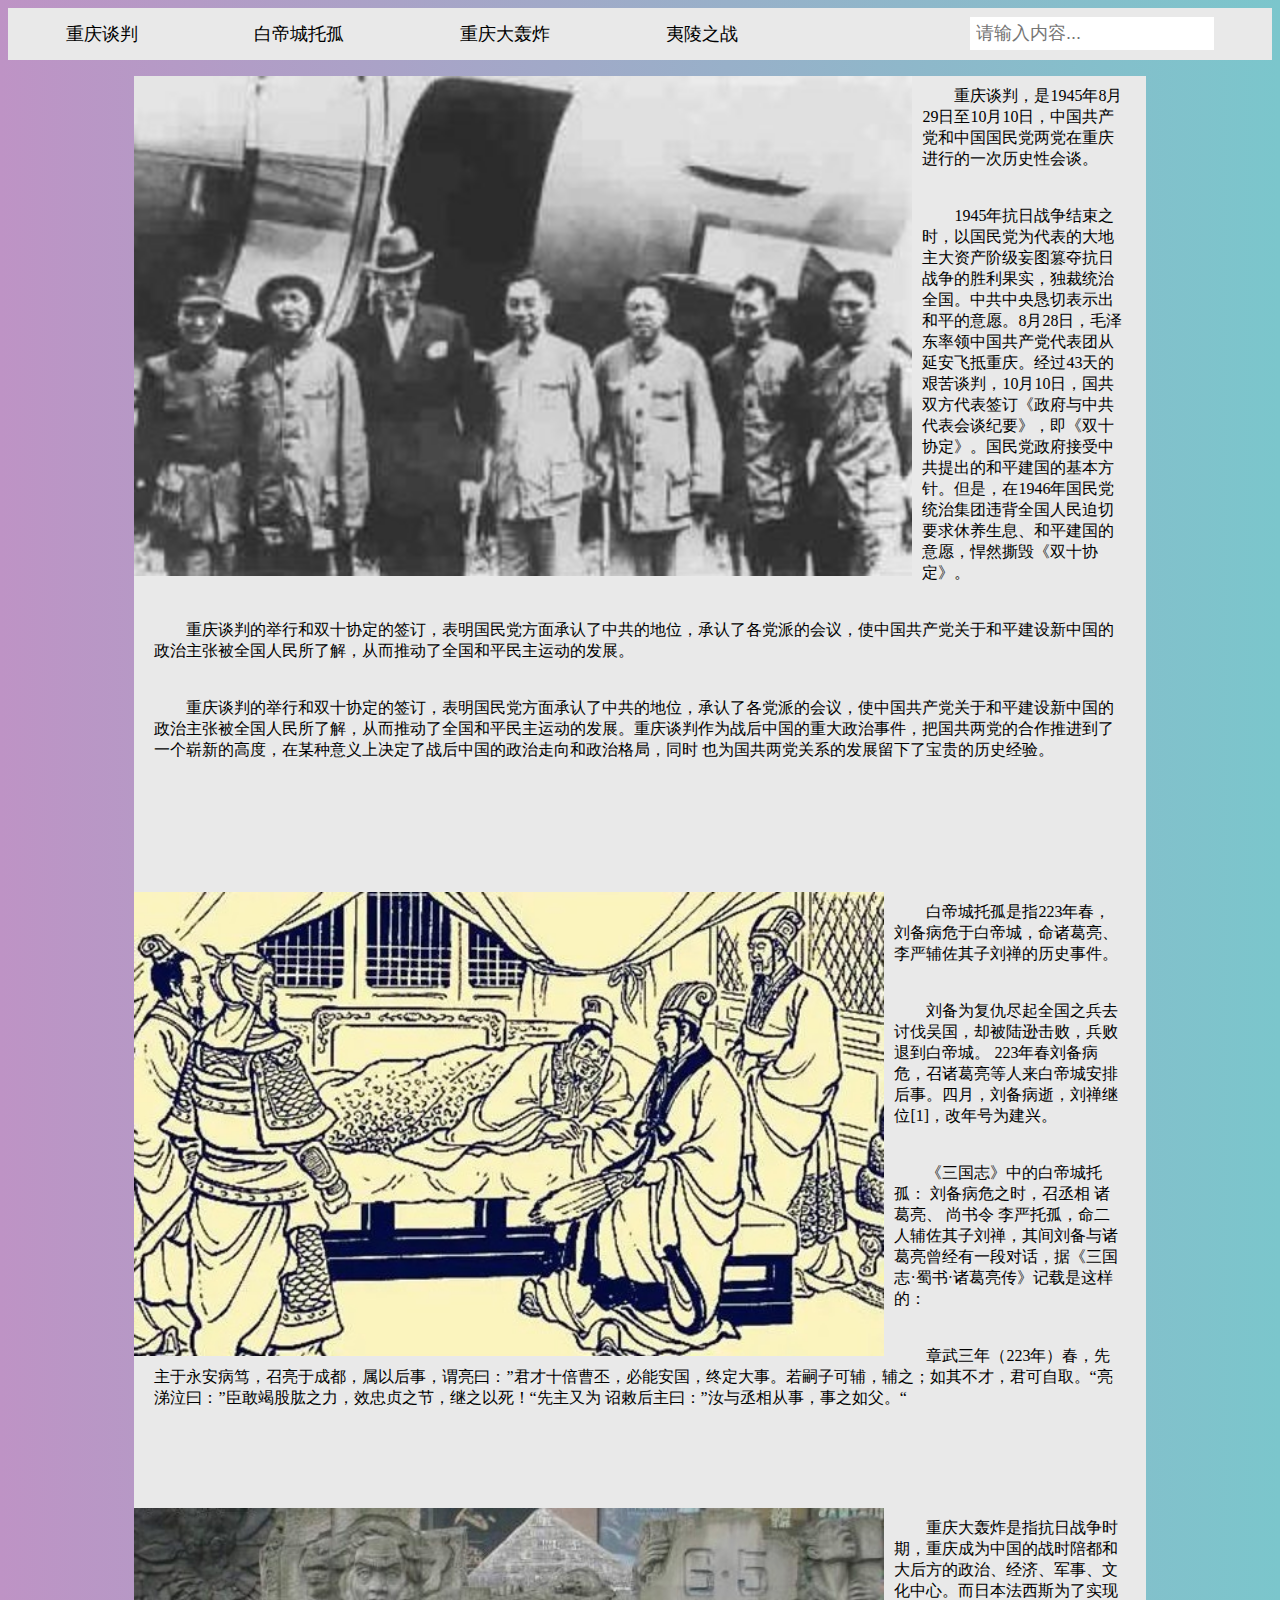
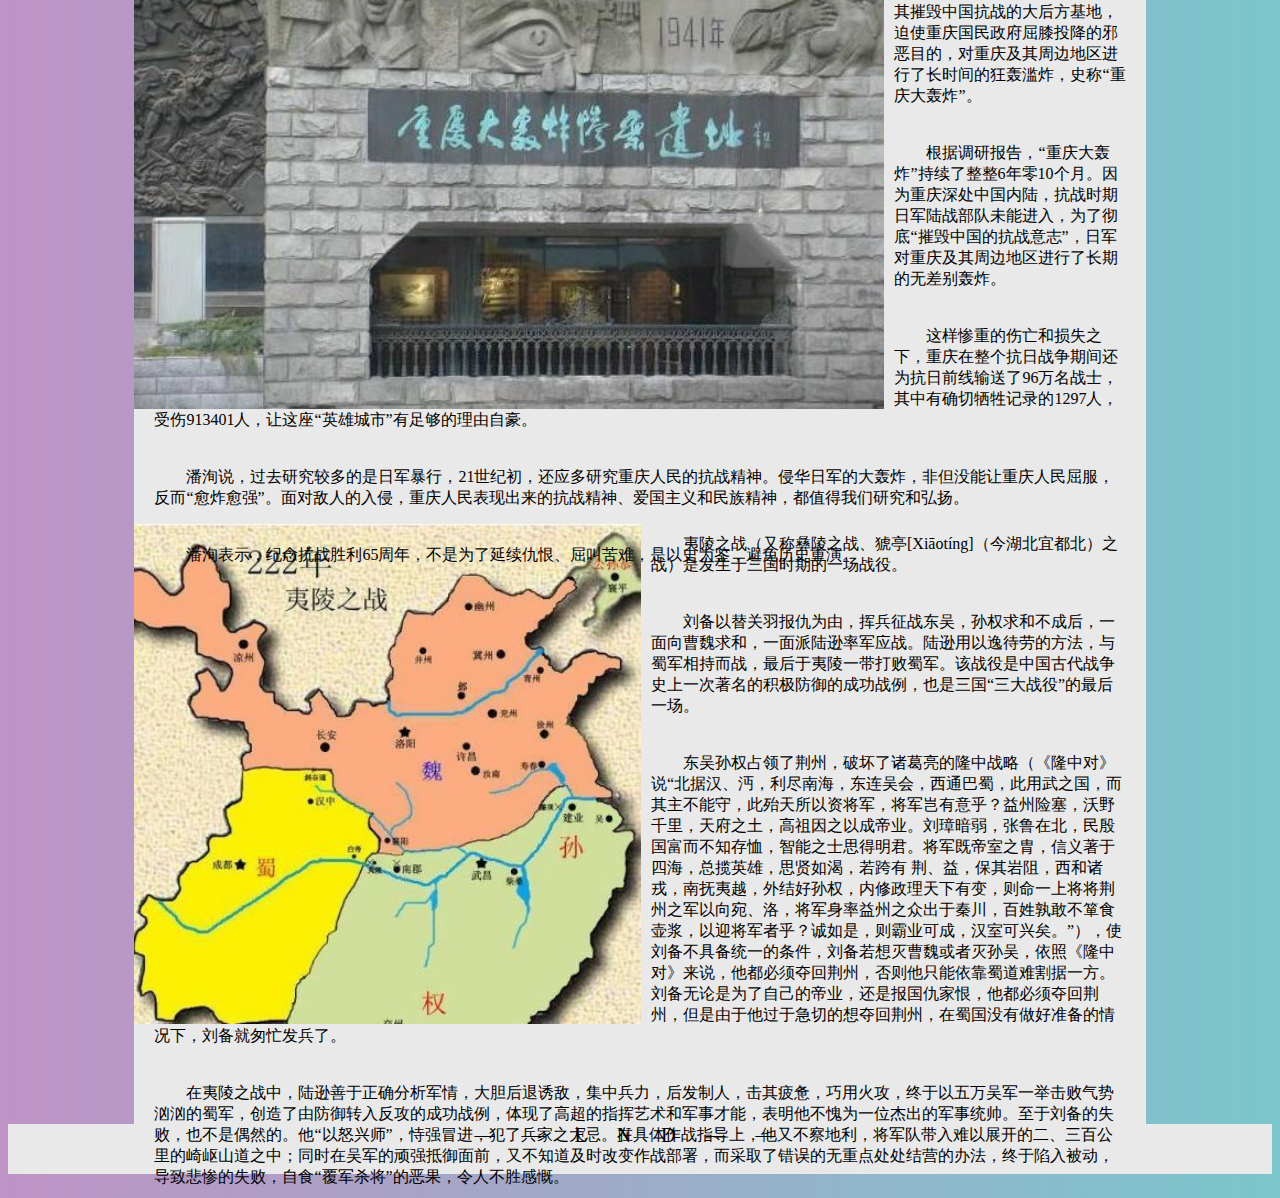
<file: history.html>
<!DOCTYPE html>
<html lang="en">
<head>
    <meta charset="UTF-8">
    <meta http-equiv="X-UA-Compatible" content="IE=edge">
    <link rel="icon" href="pic/history_logo.png" type="image/x-cion">
    <meta name="viewport" content="width=device-width, initial-scale=1.0">
    <title>历史</title>
    <style>
body{
    background-image: linear-gradient(to right,#be93c5,#7bc6cc);
}
@media screen and (max-width: 600px) {
.column {
    width: 100%;
}
}
/* 导航栏 */
.topnav {
    overflow: hidden;
    background-color: #e9e9e9;
}
.topnav a {
    float: left;
    display: block;
    color: black;
    text-align: center;
    padding: 14px 58px;
    text-decoration: none;
    font-size: 18px;
}
.topnav a:hover {
    background-color: rgb(221, 221, 221);
    color: black;
}
.topnav input{
    float: right;
    padding: 6px;
    border: none;
    margin-top: 9px;
    margin-right: 58px;
    font-size: 18px;
}

/* 内容 */
.content{
    width: 80%;
    margin: 0 auto;
    background: #e9e9e9;
}
.one img{height: 500px;float: left;padding: 0 10px 0 0;}
.one{
    height: 800px;
}
.one p{
    text-indent: 2em;
    padding: 10px 20px;
}

.two img{width: 750px;float: left;padding: 0 10px 0 0;}
.two{
    height: 600px;
}
.two p{
    text-indent: 2em;
    padding: 10px 20px;
}

.three img{width: 750px;float: left;padding: 0 10px 0 0;}
.three{
    height: 600px;
}
.three p{
    text-indent: 2em;
    padding: 10px 20px;
}

.four img{height: 500px;float: left;padding: 0 10px 0 0;}
.four{
    height: 600px;
}
.four p{
    text-indent: 2em;
    padding: 10px 20px;
}
/* 页脚 */
.footer{
    height: 50px;
    background: #e9e9e9;
    text-align: center;
    font-size: 20px;
    letter-spacing: 30px;
}
    </style>
</head>
<body>

<!-- 导航栏 -->
    <div class="topnav">
        <a href="#negative">重庆谈判</a>
        <a href="#city">白帝城托孤</a>
        <a href="#boom">重庆大轰炸</a>
        <a href="#war">夷陵之战</a>
        <input type="text" placeholder="请输入内容...">
    </div>

<!-- 内容 -->
<div class="content">
<div class="one">
    <img src="pic/history2.jpg" >
    <p id="negative">重庆谈判，是1945年8月29日至10月10日，中国共产党和中国国民党两党在重庆进行的一次历史性会谈。</p>
    <p>1945年抗日战争结束之时，以国民党为代表的大地主大资产阶级妄图篡夺抗日战争的胜利果实，独裁统治全国。中共中央恳切表示出和平的意愿。8月28日，毛泽东率领中国共产党代表团从延安飞抵重庆。经过43天的艰苦谈判，10月10日，国共双方代表签订《政府与中共代表会谈纪要》，即《双十协定》。国民党政府接受中共提出的和平建国的基本方针。但是，在1946年国民党统治集团违背全国人民迫切要求休养生息、和平建国的意愿，悍然撕毁《双十协定》。</p>
    <p>重庆谈判的举行和双十协定的签订，表明国民党方面承认了中共的地位，承认了各党派的会议，使中国共产党关于和平建设新中国的政治主张被全国人民所了解，从而推动了全国和平民主运动的发展。</p>
    <p>重庆谈判的举行和双十协定的签订，表明国民党方面承认了中共的地位，承认了各党派的会议，使中国共产党关于和平建设新中国的政治主张被全国人民所了解，从而推动了全国和平民主运动的发展。重庆谈判作为战后中国的重大政治事件，把国共两党的合作推进到了一个崭新的高度，在某种意义上决定了战后中国的政治走向和政治格局，同时 也为国共两党关系的发展留下了宝贵的历史经验。</p>
</div>

<div class="two">
    <img src="pic/history3.jpg" >
    <p id="city">白帝城托孤是指223年春，刘备病危于白帝城，命诸葛亮、李严辅佐其子刘禅的历史事件。</p>
    <p>刘备为复仇尽起全国之兵去讨伐吴国，却被陆逊击败，兵败退到白帝城。 223年春刘备病危，召诸葛亮等人来白帝城安排后事。四月，刘备病逝，刘禅继位[1]，改年号为建兴。</p>
    <p>《三国志》中的白帝城托孤： 刘备病危之时，召丞相 诸葛亮、 尚书令 李严托孤，命二人辅佐其子刘禅，其间刘备与诸葛亮曾经有一段对话，据《三国志·蜀书·诸葛亮传》记载是这样的：</p>
    <p> 章武三年（223年）春，先主于永安病笃，召亮于成都，属以后事，谓亮曰：”君才十倍曹丕，必能安国，终定大事。若嗣子可辅，辅之；如其不才，君可自取。“亮涕泣曰：”臣敢竭股肱之力，效忠贞之节，继之以死！“先主又为 诏敕后主曰：”汝与丞相从事，事之如父。“</p>
</div>

<div class="three">
    <img src="pic/history4.jpg" >
    <p id="boom">重庆大轰炸是指抗日战争时期，重庆成为中国的战时陪都和大后方的政治、经济、军事、文化中心。而日本法西斯为了实现其摧毁中国抗战的大后方基地，迫使重庆国民政府屈膝投降的邪恶目的，对重庆及其周边地区进行了长时间的狂轰滥炸，史称“重庆大轰炸”。</p>
    <p>根据调研报告，“重庆大轰炸”持续了整整6年零10个月。因为重庆深处中国内陆，抗战时期日军陆战部队未能进入，为了彻底“摧毁中国的抗战意志”，日军对重庆及其周边地区进行了长期的无差别轰炸。</p>
    <p>这样惨重的伤亡和损失之下，重庆在整个抗日战争期间还为抗日前线输送了96万名战士，其中有确切牺牲记录的1297人，受伤913401人，让这座“英雄城市”有足够的理由自豪。</p>
    <p>潘洵说，过去研究较多的是日军暴行，21世纪初，还应多研究重庆人民的抗战精神。侵华日军的大轰炸，非但没能让重庆人民屈服，反而“愈炸愈强”。面对敌人的入侵，重庆人民表现出来的抗战精神、爱国主义和民族精神，都值得我们研究和弘扬。</p>
    <p>潘洵表示，纪念抗战胜利65周年，不是为了延续仇恨、屈叫苦难，是以史为鉴，避免历史重演。</p>
</div>

<div class="four">
    <img src="pic/history1.jpg" >
    <p id="wra">夷陵之战（又称彝陵之战、猇亭[Xiāotíng]（今湖北宜都北）之战）是发生于三国时期的一场战役。</p>
    <p>刘备以替关羽报仇为由，挥兵征战东吴，孙权求和不成后，一面向曹魏求和，一面派陆逊率军应战。陆逊用以逸待劳的方法，与蜀军相持而战，最后于夷陵一带打败蜀军。该战役是中国古代战争史上一次著名的积极防御的成功战例，也是三国“三大战役”的最后一场。</p>
    <p>东吴孙权占领了荆州，破坏了诸葛亮的隆中战略（《隆中对》说“北据汉、沔，利尽南海，东连吴会，西通巴蜀，此用武之国，而其主不能守，此殆天所以资将军，将军岂有意乎？益州险塞，沃野千里，天府之土，高祖因之以成帝业。刘璋暗弱，张鲁在北，民殷国富而不知存恤，智能之士思得明君。将军既帝室之胄，信义著于四海，总揽英雄，思贤如渴，若跨有 荆、益，保其岩阻，西和诸戎，南抚夷越，外结好孙权，内修政理天下有变，则命一上将将荆州之军以向宛、洛，将军身率益州之众出于秦川，百姓孰敢不箪食壶浆，以迎将军者乎？诚如是，则霸业可成，汉室可兴矣。”），使刘备不具备统一的条件，刘备若想灭曹魏或者灭孙吴，依照《隆中对》来说，他都必须夺回荆州，否则他只能依靠蜀道难割据一方。刘备无论是为了自己的帝业，还是报国仇家恨，他都必须夺回荆州，但是由于他过于急切的想夺回荆州，在蜀国没有做好准备的情况下，刘备就匆忙发兵了。</p>
    <p>在夷陵之战中，陆逊善于正确分析军情，大胆后退诱敌，集中兵力，后发制人，击其疲惫，巧用火攻，终于以五万吴军一举击败气势汹汹的蜀军，创造了由防御转入反攻的成功战例，体现了高超的指挥艺术和军事才能，表明他不愧为一位杰出的军事统帅。至于刘备的失败，也不是偶然的。他“以怒兴师”，恃强冒进，犯了兵家之大忌。在具体作战指导上，他又不察地利，将军队带入难以展开的二、三百公里的崎岖山道之中；同时在吴军的顽强抵御面前，又不知道及时改变作战部署，而采取了错误的无重点处处结营的办法，终于陷入被动，导致悲惨的失败，自食“覆军杀将”的恶果，令人不胜感慨。</p>
</div>
</div>


<!-- 页脚 -->
<div class="footer">
    <div >——END——</div>
</div>
</body>
</html>
</file>
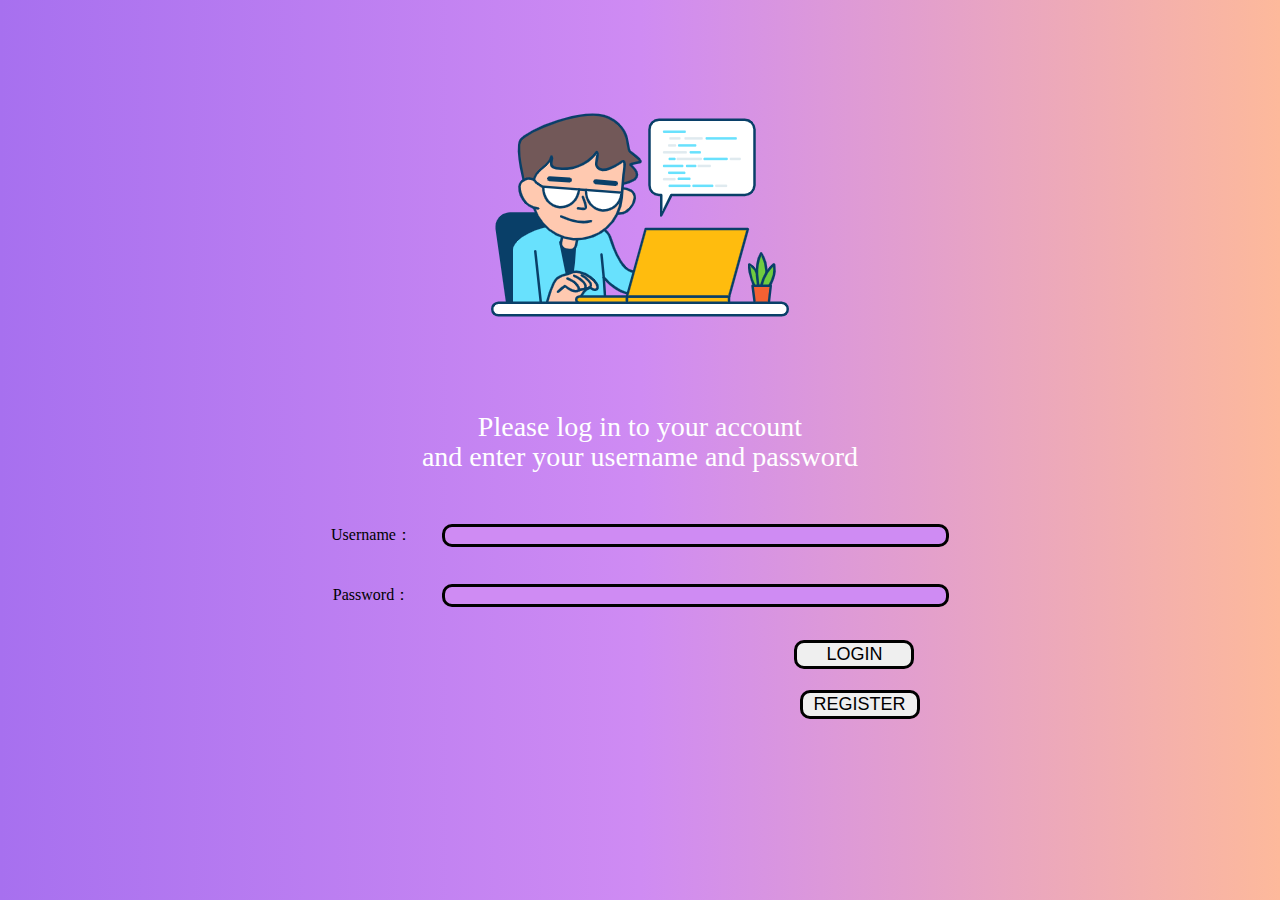
<file: login.html>
<!DOCTYPE html>
<html lang="en">
<head>
    <meta charset="UTF-8">
    <meta http-equiv="X-UA-Compatible" content="IE=edge">
    <meta name="viewport" content="width=device-width, initial-scale=1.0">
    <link rel="icon" href="pic/login_logo.jpg" type="image/x-cion">
    <title>登录注册</title>
    <style>
body{
    background-image: linear-gradient(to right,#a770ef,#cf8bf3,#fdb99b);
}
/* 调整布局，当页面小于600时，等比缩小 */
@media screen and (max-width: 600px) {
.column {
    width: 100%;
}
}
.login{
    height: 200px;
    line-height: 30px;
    text-align: center;
}
.head{
    width: 100%;
    margin: 0 auto;
}
.head img{
    margin: -43px 0px -91px 0px;
}
.head p{
    font-size: 28px;
    color: white;
}
#login_text{
    border: #000000 solid 3px;
    border-radius: 10px;
    background-color: #cf8bf3;
}
#login_password{
    border: #000000 solid 3px;
    border-radius: 10px;
    background-color: #cf8bf3;
}
#login_G{
    border:  #000000 solid 3px;
    border-radius: 10px;
    width: 120px;
    font-size: 18px;
    margin-left: 318px;
}
#login_R{
    border:  #000000 solid 3px;
    border-radius: 10px;
    width: 120px;
    font-size: 18px;
    margin-left: 439px;
}
    </style>
</head>
<body>
    <div class="login">
        <div class="head">
        <img src="pic/Coding _Outline.png" >
        <p>Please log in to your account <br>and enter your username and password</p>
        </div>
        <div class="table_login">
        <form action="#" method="post">
            <table align="center" cellspacing="10px" cellpadding="10px">
                <tr>
                    <td>Username：</td>
                    <td height="10px"><input id="login_text" type="text" name="name" size="60"></td>
                </tr>
                <tr>
                    <td>Password：</td>
                    <td height="10px"><input id="login_password" type="password" name="pass" size="60"></td>
                </tr>
                <tr>
                    <td></td>
                    <td><input id="login_G" type="submit" value="LOGIN" width="60px" height="4px"></td>
                </tr>
            </table>
            
        </form>

    </div>
    <a href="register.html" target="_blank"><button id="login_R">REGISTER</button>
    </a>
    </div>
</body>
</html>
</file>
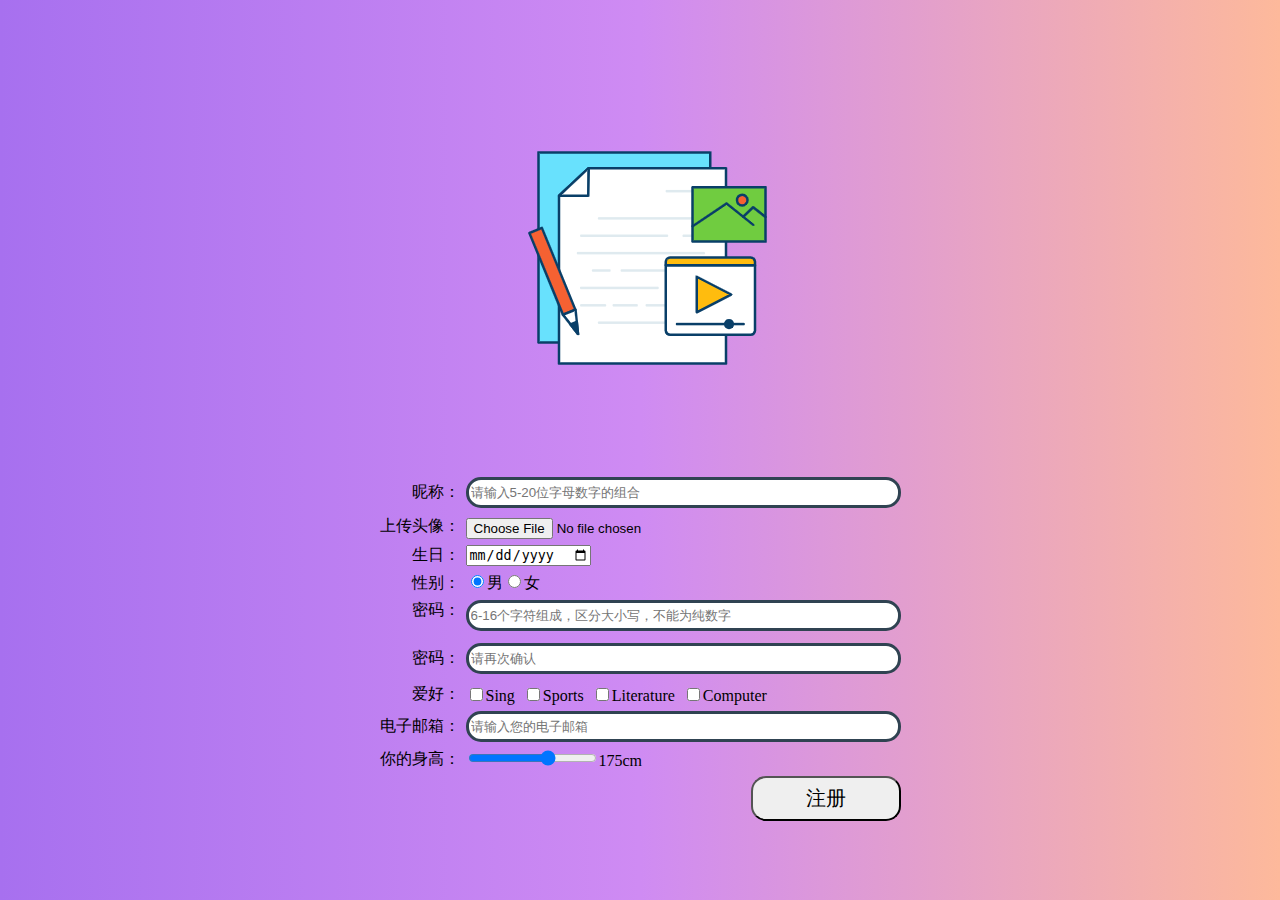
<file: register.html>
<!DOCTYPE html>
<html lang="en">
<head>
    <meta charset="UTF-8">
    <meta http-equiv="X-UA-Compatible" content="IE=edge">
    <meta name="viewport" content="width=device-width, initial-scale=1.0">
	<link rel="icon" href="pic/login_logo.jpg" type="image/x-cion">
    <title>注册</title>
    <style>
body{
    background-image: linear-gradient(to right,#a770ef,#cf8bf3,#fdb99b);
}
/* 导航栏 */
.topnav{
	text-align: center;
	margin-bottom: 0px;
}
.content{
	margin-top: -40px;
}
.one{
	border: #304352 solid 3px;
	border-radius: 15px;
	height: 23px;
}
.re{
	border-radius: 15px;
	font-size: 20px;
	width: 150px;
	height: 45px;
	float: right;
}
    </style>
</head>
<body>
	<div class="topnav">
        <img src="pic/Content creation_Outline.png" >
    </div>

	<div class="content">
	<form method="post" action="#">
	<table align="center" cellspacing="4">
		<tr>
			<td align="right">昵称：</td>
			<td><input class="one" type="text" size="51" required name="user_name" placeholder="请输入5-20位字母数字的组合" pattern="[0-9a-zA-Z]\w{5,20}"/><br></td>
		</tr>
		<tr>
			<td rowspan="2"  align="right">上传头像：</td>
		</tr>
		<tr>
			<td><input type="file" name="user_photo" / value="选择文件"></td>
		</tr>
		<tr>
			<td align="right">生日：</td>
			<td align="left"><input type="date" name="date"></td>
		</tr>
		<tr>
			<td align="right">性别：</td>
			<td><input type="radio" value="nan" name="sex" id="sex" checked><label for="sex">男</label><input type="radio" value="nv" name="sex" id="wo"><label for="wo">女</label></td>
		</tr>
		<tr>
			<td rowspan="2" valign="top" align="right">密码：</td>
			<td><input class="one" type="password" required name="word" maxlength="16" size="51" placeholder="6-16个字符组成，区分大小写，不能为纯数字"></td>
		</tr>
		<tr>
			<td></td>
		</tr>
		<tr>
			<td align="right">密码：</td>
			<td><input class="one" type="password" required name="word1" maxlength="16" size="51" placeholder="请再次确认"></td>
		</tr>
		<tr>
			
		</tr>
		<tr>
			<td align="right">爱好：</td>
			<td><input type="checkbox" name="m1" id="clam"><label for="clam">Sing</label>
			&nbsp;<input type="checkbox" name="m2" id="swim"><label for="swim">Sports</label>
			&nbsp;<input type="checkbox" name="m3" id="hua"><label for="hua">Literature</label>
			&nbsp;<input type="checkbox" name="m4" id="intel"><label for="intel">Computer</label></td>
		</tr>
		<tr>
			<td align="right">电子邮箱：</td>
			<td align="left"><input type="email" class="one" size="51" name="email" placeholder="请输入您的电子邮箱"></td>
		</tr>
		<script type="text/javascript">
		function get(){
			var val=document.getElementById("sg").value;
			var res=document.getElementById("result");
			res.innerHTML = val;
		}
		</script>
		<tr>
			<td align="right">你的身高：</td>
			<td align="left"><input type="range" id="sg" value="175" min="130" max="200" step="5" onchange="get()"><span id="result">175</span>cm</td>
		</tr>
		<tr>
			<td></td>
			<td><input type="submit" value="注册" class="re"></td>
		</tr>
	</table>
	
	</form>
</div>
</body>
</html>
</file>
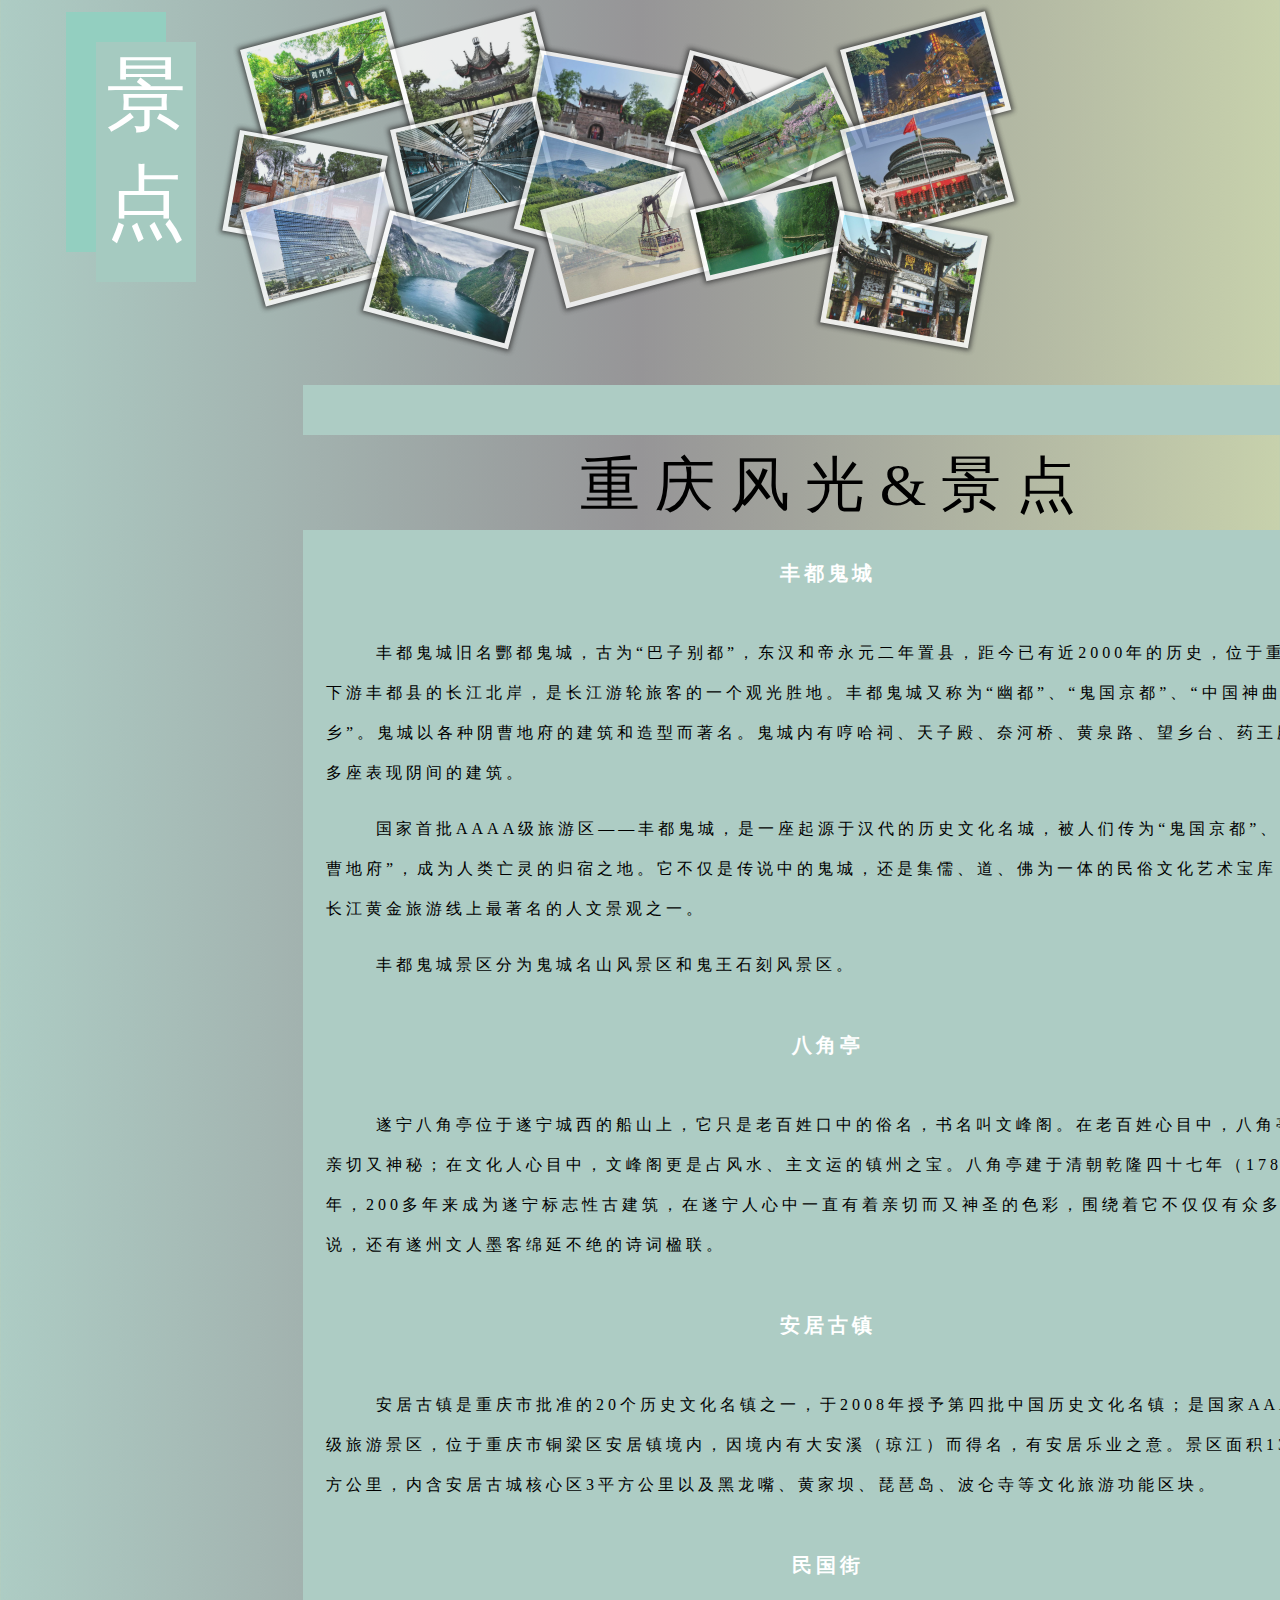
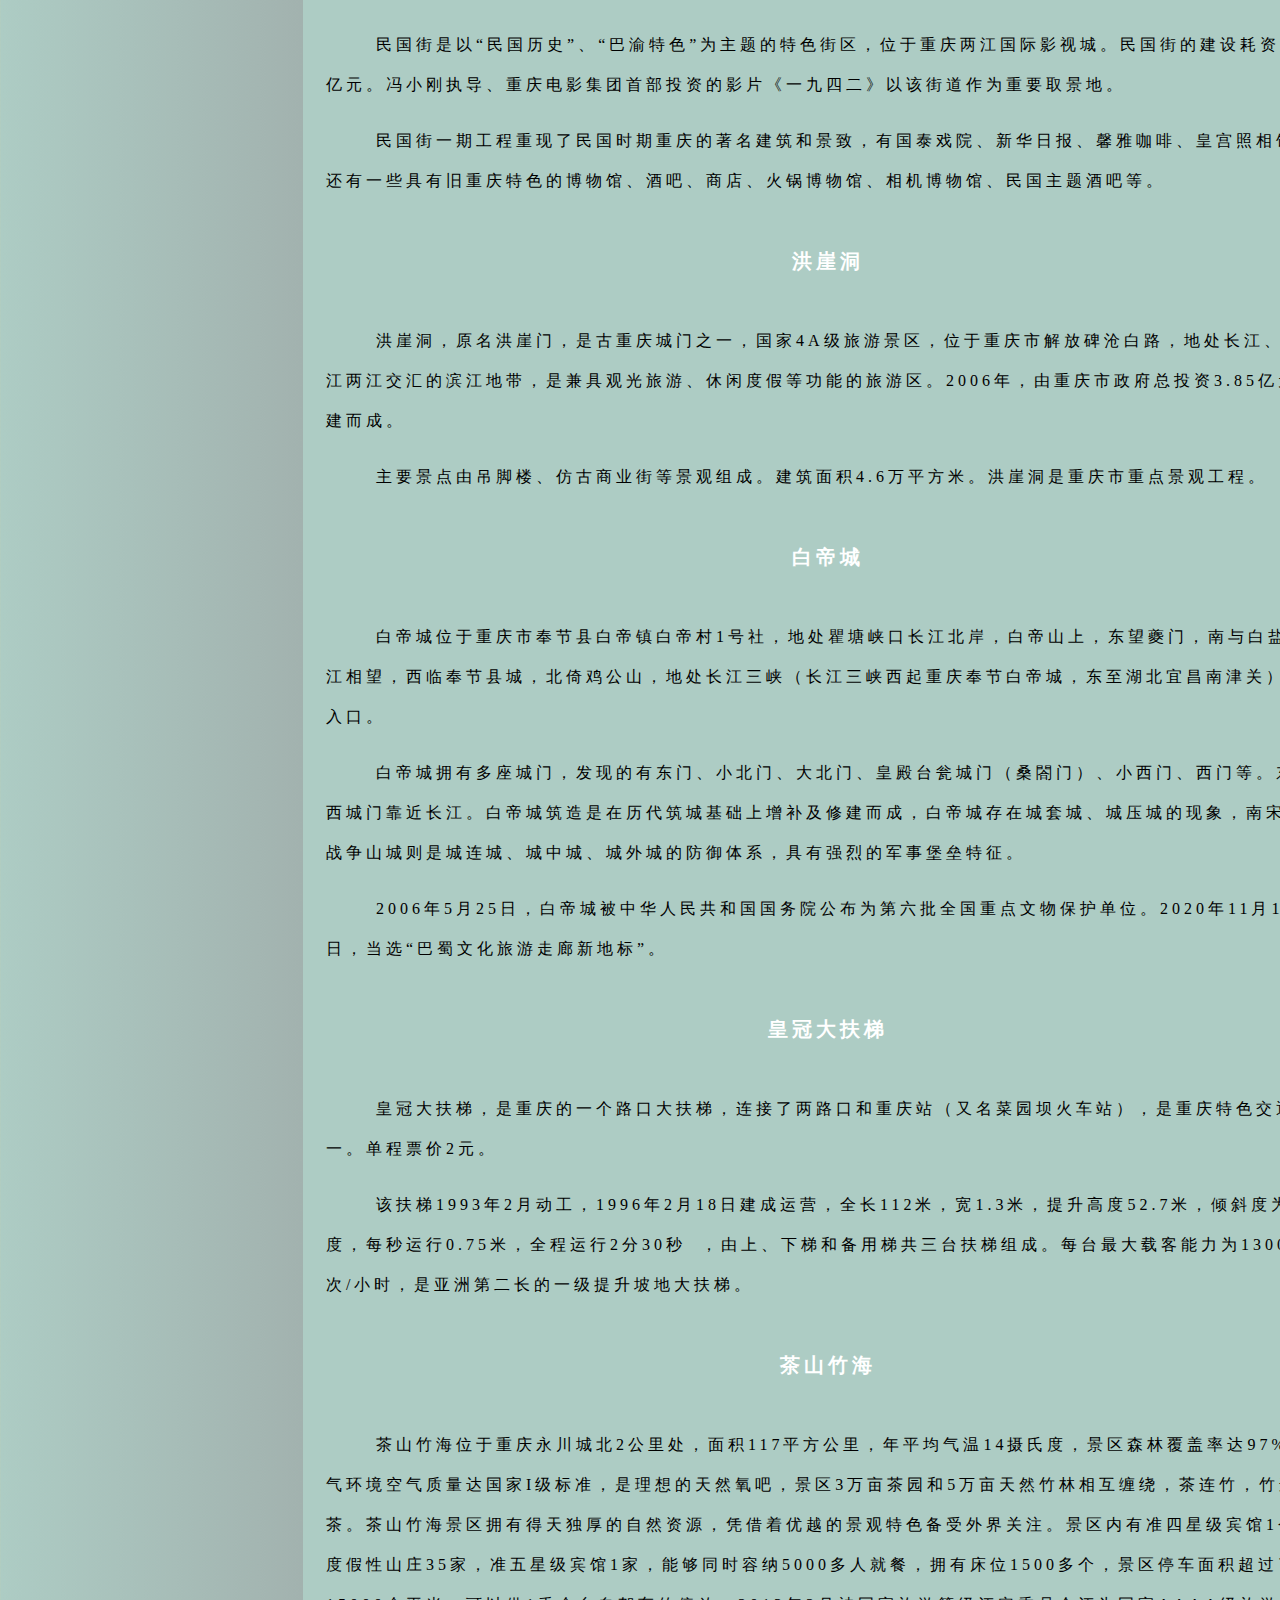
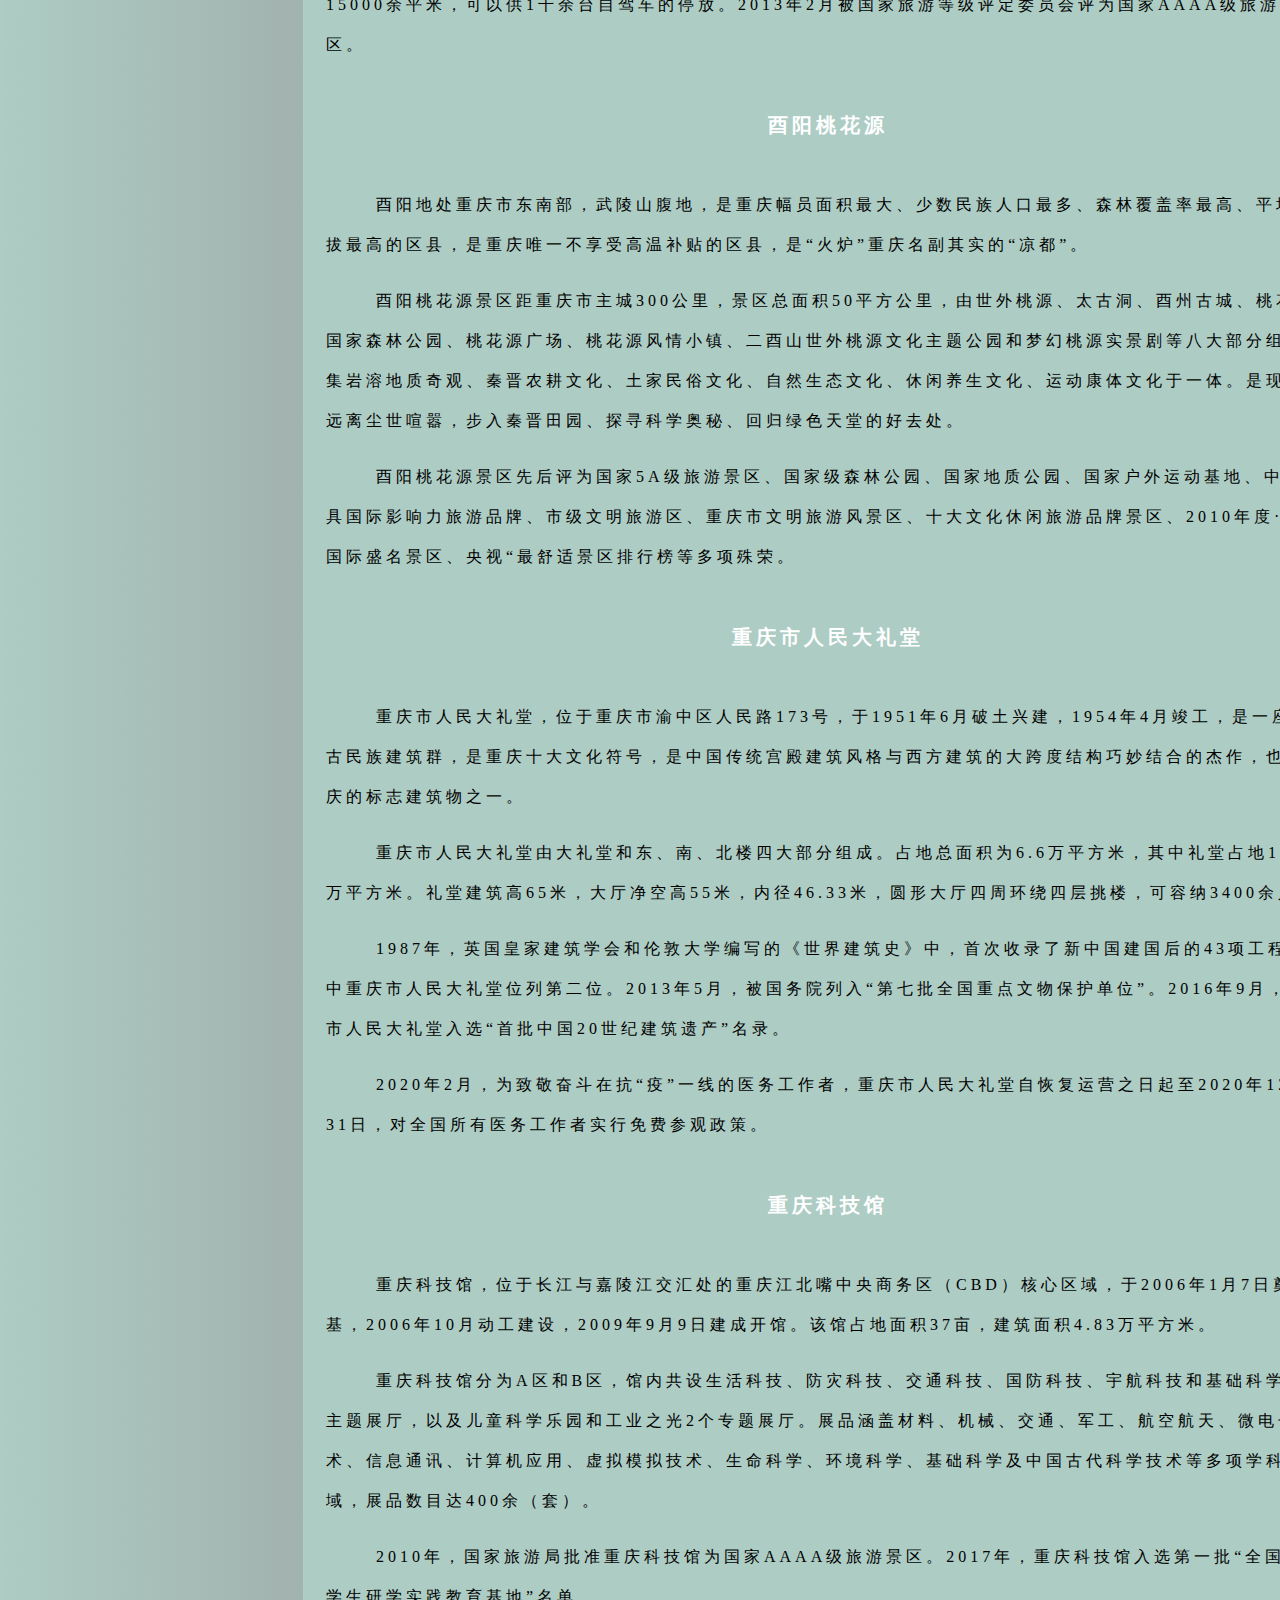
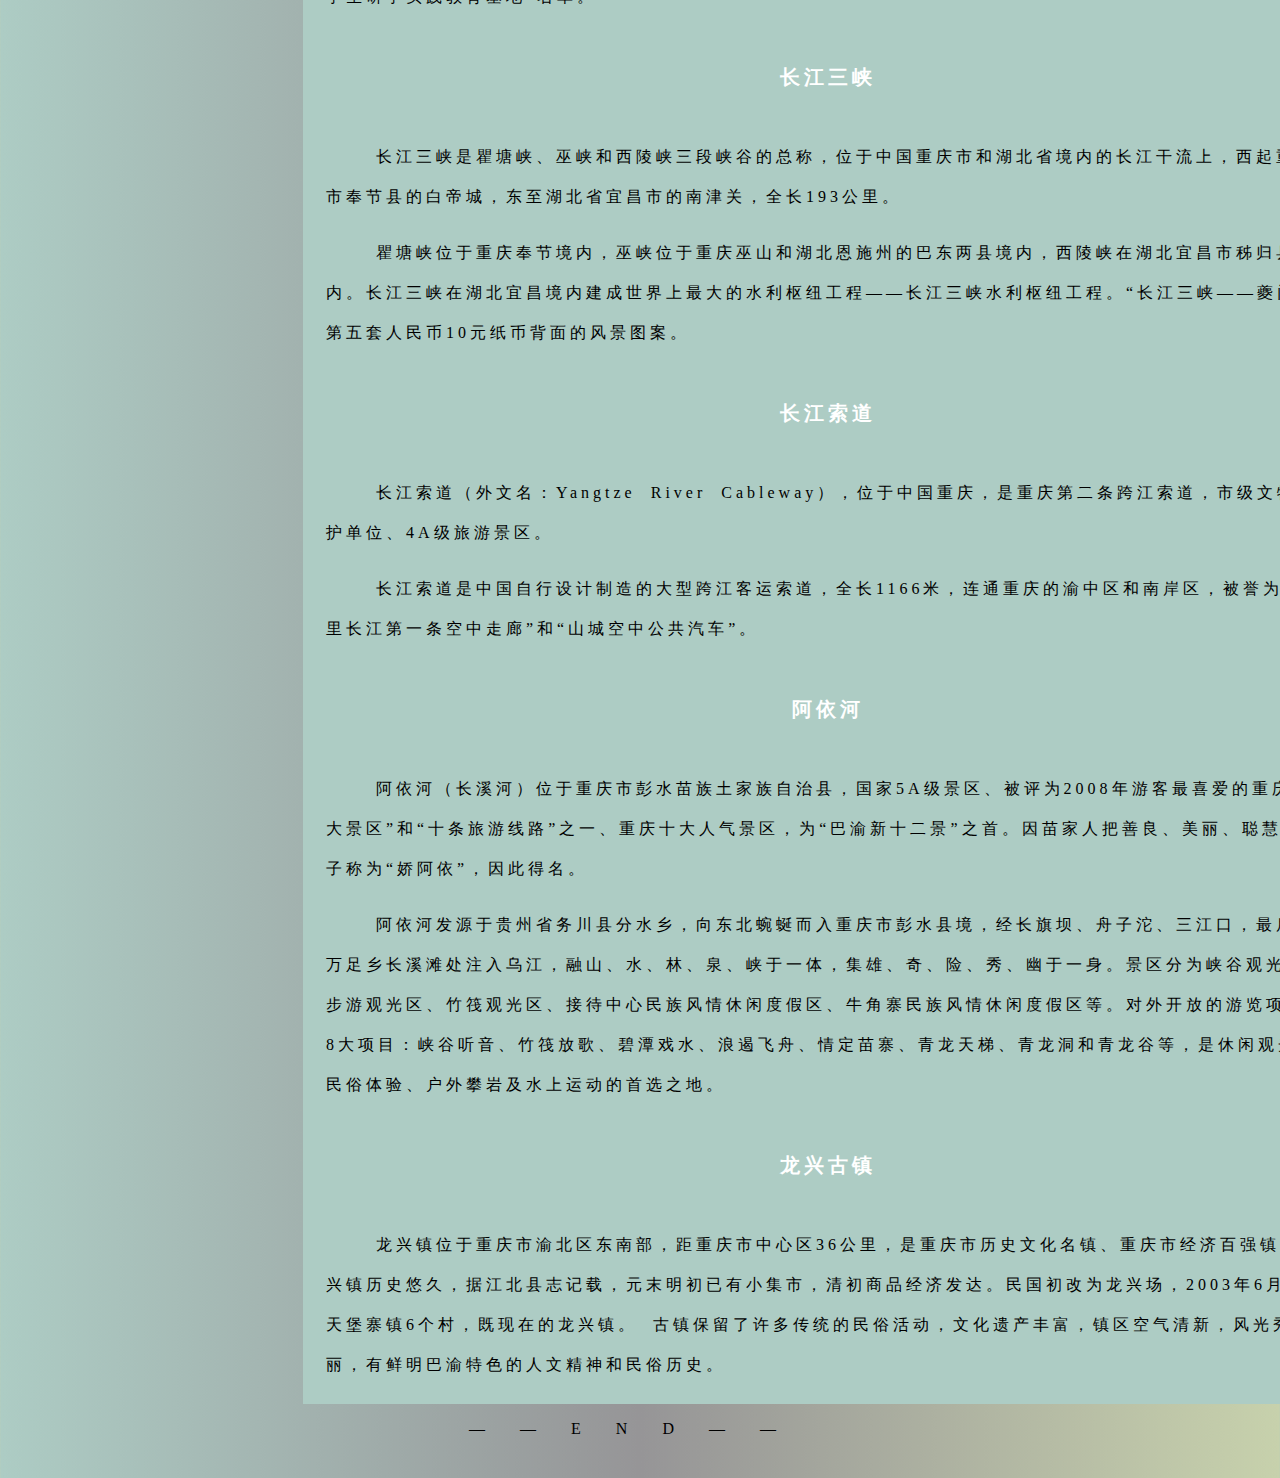
<file: scenic.html>
<!DOCTYPE html>
<html lang="en">
<head>
    <meta charset="UTF-8">
    <meta http-equiv="X-UA-Compatible" content="IE=edge">
    <meta name="viewport" content="width=device-width, initial-scale=1.0">
    <link rel="icon" href="pic/jingdian-logo.jpg" type="image/x-cion">
    <title>景点</title>
    <style>
/* 整体样式 */
body{
    background-image: linear-gradient(to right,#ADCCC4,#969597,#C7D1AC);
}
/* 调整布局，当页面小于600时，等比缩小 */
@media screen and (max-width: 600px) {
.column {
    width: 100%;
}
}
/* 头部介绍 */
.box a{
    color: white;
    font-size: 80px;
    text-decoration: none;
}
.box1{
    width: 100px;height: 240px;
    background-color: #93cfc0;
}
.box2{
    width: 80px;height: 240px;
    background-color: #a5cac0;
    position: absolute;left: 30px;top: 30px;
    padding: 0px 10px 0px 10px;
}
.box2:hover{transform: translate3d(-5px,-10px,2px);}

.box{
    position: fixed;
    left: 66px; top: 12px;
    letter-spacing: 10px;
}

/* 画廊 */
#gallery {
	margin: 10px auto;
	padding: 40px;
	list-style:none;
	width:800px;
}
#gallery li {
	float:left;
	width:150px;
	height:80px;
	overflow:visible;
}
#gallery li a {
	color:#333;
	text-decoration:none;
	font-size:4px;
	display:block;
	text-align:center;
	background-color:#FFF;
	padding:4px;	
	opacity:0.8;
	box-shadow:0 0 5px 2px #333;
	/* 设计动画过渡效果 */
	-webkit-transition: all 500ms linear;
	-moz-transition: all 500ms linear;
	transition: all 500ms linear;
	/* 自定义变形原点 */
	-webkit-transform-origin:0 0;
	-moz-transform-origin:0 0;
	transform-origin:0 0;
	/* 旋转变形 */
	-webkit-transform:rotate(-15deg);
	-moz-transform:rotate(-15deg);
	transform:rotate(-15deg);
}
#gallery li a img {
	width:140px;
}
#gallery li:nth-child(3n) a {
	-webkit-transform:rotate(10deg);
	-moz-transform:rotate(10deg);
	transform:rotate(10deg);
}
#gallery li:nth-child(4n) a {
	-webkit-transform:rotate(15deg);
	-moz-transform:rotate(15deg);
	transform:rotate(15deg);
}
#gallery li:nth-child(7n) a {
	-webkit-transform:rotate(-13deg);
	-moz-transform:rotate(-13deg);
	transform:rotate(-13deg);
}
#gallery li:nth-child(9n) a {
	-webkit-transform:rotate(-25deg);
	-moz-transform:rotate(-25deg);
	transform:rotate(-25deg);
}
#gallery li a:hover {
	position:relative;
	z-index: 999;
	opacity: 1;
	/* 旋转并放大 */
	-webkit-transform: rotate(0deg) scale(2);
	-moz-transform: rotate(0deg) scale(2);
	transform: rotate(0deg) scale(2);
}
#gallery li a:hover:after {
	content:attr(title);  /* 添加title属性内容 */
}
.introduce{
	width: 1050px;height: 50px;
	background-color: #ADCCC4;
	font-size: 60px;
	position: absolute;
	left: 303px;
	top: 385px;
	text-align: center;
}
.total{
	background-color: #ADCCC4;
	width: 1010px;
	margin: 440px 0px 0px 295px;
	padding: 0px 20px;
	letter-spacing: 4px;
	line-height: 40px;
}
.total p{text-indent: 50px;word-spacing: 7px;}
.total th  h3{font-size: 20px;color: #FFF;}

/* 页脚 */
.foot{width: auto;height: 50px;text-align: center;word-spacing: 7px;letter-spacing: 35px;}

</style>
</head>
<body>
<!-- 头部介绍 -->
    <div class="box">
    <div class="box1">
        <span>&nbsp;</span>
    </div>
    <div class="box2">
        <a href="#">景点</a>
    </div>
        </div>
<!-- 画廊 -->
    <ul id="gallery">
    <li><a href="#" title="丰都鬼城"><img src="pic/丰都鬼城.jpg" alt="丰都鬼城" /></a></li>
    <li><a href="#" title="八角亭"><img src="pic/八角亭.jpg" alt="八角亭" /></a></li>
    <li><a href="#" title="安居古镇"><img src="pic/安居古镇.jpg" alt="安居古镇" /></a></li>
    <li><a href="#" title="民国街"><img src="pic/民国街.jpg" alt="民国街" /></a></li>
    <li><a href="#" title="洪崖洞"><img src="pic/洪崖洞.jpg" alt="洪崖洞" /></a></li>
    <li><a href="#" title="白帝城"><img src="pic/白帝城.jpg" alt="白帝城" /></a></li>
    <li><a href="#" title="皇冠大扶梯"><img src="pic/皇冠大扶梯.jpg" alt="皇冠大扶梯" /></a></li>
    <li><a href="#" title="茶山竹海"><img src="pic/茶山竹海.jpg" alt="茶山竹海" /></a></li>
    <li><a href="#" title="酉阳桃花源"><img src="pic/酉阳桃花源.jpg" alt="酉阳桃花源" /></a></li>
    <li><a href="#" title="重庆市人民大礼堂"><img src="pic/重庆市人民大礼堂.jpg" alt="重庆市人民大礼堂" /></a></li>
    <li><a href="#" title="重庆科技馆"><img src="pic/重庆科技馆.jpg" alt="重庆科技馆" /></a></li>
    <li><a href="#" title="长江三峡"><img src="pic/长江三峡.jpg" alt="长江三峡" /></a></li>
    <li><a href="#" title="长江索道"><img src="pic/长江索道.jpg" alt="长江索道" /></a></li>
    <li><a href="#" title="阿依河"><img src="pic/阿依河.jpg" alt="阿依河" /></a></li>
    <li><a href="#" title="龙兴古镇"><img src="pic/龙兴古镇.jpg" alt="龙兴古镇" /></a></li>
    </ul>
<div class="introduce"><p> 重 庆 风 光 & 景 点 </p></div>


<!-- 文字介绍 -->

<div class="total">
	<table>
		<tr>
			<th><h3>丰都鬼城</h3></th>
		</tr>
		<tr>
			<td>
				<p>丰都鬼城旧名酆都鬼城，古为“巴子别都”，东汉和帝永元二年置县，距今已有近2000年的历史，位于重庆市下游丰都县的长江北岸，是长江游轮旅客的一个观光胜地。丰都鬼城又称为“幽都”、“鬼国京都”、“中国神曲之乡”。鬼城以各种阴曹地府的建筑和造型而著名。鬼城内有哼哈祠、天子殿、奈河桥、黄泉路、望乡台、药王殿等多座表现阴间的建筑。</p>
				<p>国家首批AAAA级旅游区——丰都鬼城，是一座起源于汉代的历史文化名城，被人们传为“鬼国京都”、“阴曹地府”，成为人类亡灵的归宿之地。它不仅是传说中的鬼城，还是集儒、道、佛为一体的民俗文化艺术宝库，是长江黄金旅游线上最著名的人文景观之一。</p>
				<p>丰都鬼城景区分为鬼城名山风景区和鬼王石刻风景区。</p>
			</td>
		</tr>
		<tr>
			<th><h3>八角亭</h3></th>
		</tr>
		<tr>
			<td><p>遂宁八角亭位于遂宁城西的船山上，它只是老百姓口中的俗名，书名叫文峰阁。在老百姓心目中，八角亭既亲切又神秘；在文化人心目中，文峰阁更是占风水、主文运的镇州之宝。八角亭建于清朝乾隆四十七年（1782）年，200多年来成为遂宁标志性古建筑，在遂宁人心中一直有着亲切而又神圣的色彩，围绕着它不仅仅有众多的传说，还有遂州文人墨客绵延不绝的诗词楹联。</p></td>
		</tr>
		<tr>
			<th><h3>安居古镇</h3></th>
		</tr>
		<tr>
			<td><p>安居古镇是重庆市批准的20个历史文化名镇之一，于2008年授予第四批中国历史文化名镇；是国家AAAA级旅游景区，位于重庆市铜梁区安居镇境内，因境内有大安溪（琼江）而得名，有安居乐业之意。景区面积13.2平方公里，内含安居古城核心区3平方公里以及黑龙嘴、黄家坝、琵琶岛、波仑寺等文化旅游功能区块。</p></td>
		</tr>
		<tr>
			<th><h3>民国街</h3></th>
		</tr>
		<tr>
			<td><p>民国街是以“民国历史”、“巴渝特色”为主题的特色街区，位于重庆两江国际影视城。民国街的建设耗资1.3亿元。冯小刚执导、重庆电影集团首部投资的影片《一九四二》以该街道作为重要取景地。</p><p>民国街一期工程重现了民国时期重庆的著名建筑和景致，有国泰戏院、新华日报、馨雅咖啡、皇宫照相馆，还有一些具有旧重庆特色的博物馆、酒吧、商店、火锅博物馆、相机博物馆、民国主题酒吧等。</p></td>
		</tr>
		<tr>
			<th><h3>洪崖洞</h3></th>
		</tr>
		<tr>
			<td><p>洪崖洞，原名洪崖门，是古重庆城门之一，国家4A级旅游景区，位于重庆市解放碑沧白路，地处长江、嘉陵江两江交汇的滨江地带，是兼具观光旅游、休闲度假等功能的旅游区。2006年，由重庆市政府总投资3.85亿元兴建而成。</p><p>主要景点由吊脚楼、仿古商业街等景观组成。建筑面积4.6万平方米。洪崖洞是重庆市重点景观工程。</p></td>
		</tr>
		<tr>
			<th><h3>白帝城</h3></th>
		</tr>
		<tr>
			<td><p>白帝城位于重庆市奉节县白帝镇白帝村1号社，地处瞿塘峡口长江北岸，白帝山上，东望夔门，南与白盐山隔江相望，西临奉节县城，北倚鸡公山，地处长江三峡（长江三峡西起重庆奉节白帝城，东至湖北宜昌南津关）西端入口。</p><p>白帝城拥有多座城门，发现的有东门、小北门、大北门、皇殿台瓮城门（桑閤门）、小西门、西门等。东、西城门靠近长江。白帝城筑造是在历代筑城基础上增补及修建而成，白帝城存在城套城、城压城的现象，南宋宋元战争山城则是城连城、城中城、城外城的防御体系，具有强烈的军事堡垒特征。</p><p>2006年5月25日，白帝城被中华人民共和国国务院公布为第六批全国重点文物保护单位。2020年11月18日，当选“巴蜀文化旅游走廊新地标”。</p></td>
		</tr>
		<tr>
			<th><h3>皇冠大扶梯</h3></th>
		</tr>
		<tr>
			<td><p>皇冠大扶梯，是重庆的一个路口大扶梯，连接了两路口和重庆站（又名菜园坝火车站），是重庆特色交通之一。单程票价2元。</p><p>该扶梯1993年2月动工，1996年2月18日建成运营，全长112米，宽1.3米，提升高度52.7米，倾斜度为30度，每秒运行0.75米，全程运行2分30秒 ，由上、下梯和备用梯共三台扶梯组成。每台最大载客能力为13000人次/小时，是亚洲第二长的一级提升坡地大扶梯。</p></td>
		</tr>
		<tr>
			<th><h3>茶山竹海</h3></th>
		</tr>
		<tr>
			<td><p>茶山竹海位于重庆永川城北2公里处，面积117平方公里，年平均气温14摄氏度，景区森林覆盖率达97%，大气环境空气质量达国家I级标准，是理想的天然氧吧，景区3万亩茶园和5万亩天然竹林相互缠绕，茶连竹，竹连茶。茶山竹海景区拥有得天独厚的自然资源，凭借着优越的景观特色备受外界关注。景区内有准四星级宾馆1个，度假性山庄35家，准五星级宾馆1家，能够同时容纳5000多人就餐，拥有床位1500多个，景区停车面积超过了15000余平米，可以供1千余台自驾车的停放。2013年2月被国家旅游等级评定委员会评为国家AAAA级旅游景区。</p></td>
		</tr>
		<tr>
			<th><h3>酉阳桃花源</h3></th>
		</tr>
		<tr>
			<td><p>酉阳地处重庆市东南部，武陵山腹地，是重庆幅员面积最大、少数民族人口最多、森林覆盖率最高、平均海拔最高的区县，是重庆唯一不享受高温补贴的区县，是“火炉”重庆名副其实的“凉都”。</p><p>酉阳桃花源景区距重庆市主城300公里，景区总面积50平方公里，由世外桃源、太古洞、酉州古城、桃花源国家森林公园、桃花源广场、桃花源风情小镇、二酉山世外桃源文化主题公园和梦幻桃源实景剧等八大部分组成，集岩溶地质奇观、秦晋农耕文化、土家民俗文化、自然生态文化、休闲养生文化、运动康体文化于一体。是现代人远离尘世喧嚣，步入秦晋田园、探寻科学奥秘、回归绿色天堂的好去处。</p><p>酉阳桃花源景区先后评为国家5A级旅游景区、国家级森林公园、国家地质公园、国家户外运动基地、中国最具国际影响力旅游品牌、市级文明旅游区、重庆市文明旅游风景区、十大文化休闲旅游品牌景区、2010年度·最负国际盛名景区、央视“最舒适景区排行榜等多项殊荣。</p></td>
		</tr>
		<tr>
			<th><h3>重庆市人民大礼堂</h3></th>
		</tr>
		<tr>
			<td><p>重庆市人民大礼堂，位于重庆市渝中区人民路173号，于1951年6月破土兴建，1954年4月竣工，是一座仿古民族建筑群，是重庆十大文化符号，是中国传统宫殿建筑风格与西方建筑的大跨度结构巧妙结合的杰作，也是重庆的标志建筑物之一。</p><p>重庆市人民大礼堂由大礼堂和东、南、北楼四大部分组成。占地总面积为6.6万平方米，其中礼堂占地1.85万平方米。礼堂建筑高65米，大厅净空高55米，内径46.33米，圆形大厅四周环绕四层挑楼，可容纳3400余人。</p><p>1987年，英国皇家建筑学会和伦敦大学编写的《世界建筑史》中，首次收录了新中国建国后的43项工程，其中重庆市人民大礼堂位列第二位。2013年5月，被国务院列入“第七批全国重点文物保护单位”。2016年9月，重庆市人民大礼堂入选“首批中国20世纪建筑遗产”名录。</p><p>2020年2月，为致敬奋斗在抗“疫”一线的医务工作者，重庆市人民大礼堂自恢复运营之日起至2020年12月31日，对全国所有医务工作者实行免费参观政策。</p></td>
		</tr>
		<tr>
			<th><h3>重庆科技馆</h3></th>
		</tr>
		<tr>
			<td><p>重庆科技馆，位于长江与嘉陵江交汇处的重庆江北嘴中央商务区（CBD）核心区域，于2006年1月7日奠基，2006年10月动工建设，2009年9月9日建成开馆。该馆占地面积37亩，建筑面积4.83万平方米。</p><p>重庆科技馆分为A区和B区，馆内共设生活科技、防灾科技、交通科技、国防科技、宇航科技和基础科学6个主题展厅，以及儿童科学乐园和工业之光2个专题展厅。展品涵盖材料、机械、交通、军工、航空航天、微电子技术、信息通讯、计算机应用、虚拟模拟技术、生命科学、环境科学、基础科学及中国古代科学技术等多项学科领域，展品数目达400余（套）。</p><p>2010年，国家旅游局批准重庆科技馆为国家AAAA级旅游景区。2017年，重庆科技馆入选第一批“全国中小学生研学实践教育基地”名单。</p></td>
		</tr>
		<tr>
			<th><h3>长江三峡</h3></th>
		</tr>
		<tr>
			<td><p>长江三峡是瞿塘峡、巫峡和西陵峡三段峡谷的总称，位于中国重庆市和湖北省境内的长江干流上，西起重庆市奉节县的白帝城，东至湖北省宜昌市的南津关，全长193公里。</p><p>瞿塘峡位于重庆奉节境内，巫峡位于重庆巫山和湖北恩施州的巴东两县境内，西陵峡在湖北宜昌市秭归县境内。长江三峡在湖北宜昌境内建成世界上最大的水利枢纽工程——长江三峡水利枢纽工程。“长江三峡——夔门”是第五套人民币10元纸币背面的风景图案。</p></td>
		</tr>
		<tr>
			<th><h3>长江索道</h3></th>
		</tr>
		<tr>
			<td><p>长江索道（外文名：Yangtze River Cableway），位于中国重庆，是重庆第二条跨江索道，市级文物保护单位、4A级旅游景区。</p><p>长江索道是中国自行设计制造的大型跨江客运索道，全长1166米，连通重庆的渝中区和南岸区，被誉为“万里长江第一条空中走廊”和“山城空中公共汽车”。</p></td>
		</tr>
		<tr>
			<th><h3>阿依河</h3></th>
		</tr>
		<tr>
			<td><p>阿依河（长溪河）位于重庆市彭水苗族土家族自治县，国家5A级景区、被评为2008年游客最喜爱的重庆“十大景区”和“十条旅游线路”之一、重庆十大人气景区，为“巴渝新十二景”之首。因苗家人把善良、美丽、聪慧的女子称为“娇阿依”，因此得名。</p><p>阿依河发源于贵州省务川县分水乡，向东北蜿蜒而入重庆市彭水县境，经长旗坝、舟子沱、三江口，最后由万足乡长溪滩处注入乌江，融山、水、林、泉、峡于一体，集雄、奇、险、秀、幽于一身。景区分为峡谷观光区、步游观光区、竹筏观光区、接待中心民族风情休闲度假区、牛角寨民族风情休闲度假区等。对外开放的游览项目有8大项目：峡谷听音、竹筏放歌、碧潭戏水、浪遏飞舟、情定苗寨、青龙天梯、青龙洞和青龙谷等，是休闲观光、民俗体验、户外攀岩及水上运动的首选之地。</p></td>
		</tr>
		<tr>
			<th><h3>龙兴古镇</h3></th>
		</tr>
		<tr>
			<td><p>龙兴镇位于重庆市渝北区东南部，距重庆市中心区36公里，是重庆市历史文化名镇、重庆市经济百强镇。龙兴镇历史悠久，据江北县志记载，元末明初已有小集市，清初商品经济发达。民国初改为龙兴场，2003年6月和并天堡寨镇6个村，既现在的龙兴镇。 古镇保留了许多传统的民俗活动，文化遗产丰富，镇区空气清新，风光秀丽，有鲜明巴渝特色的人文精神和民俗历史。</p></td>
		</tr>
	</table>



</div>

<!-- 结束 -->
<div class="foot"><p>——END——</p></div>
</body>
</html>
</file>
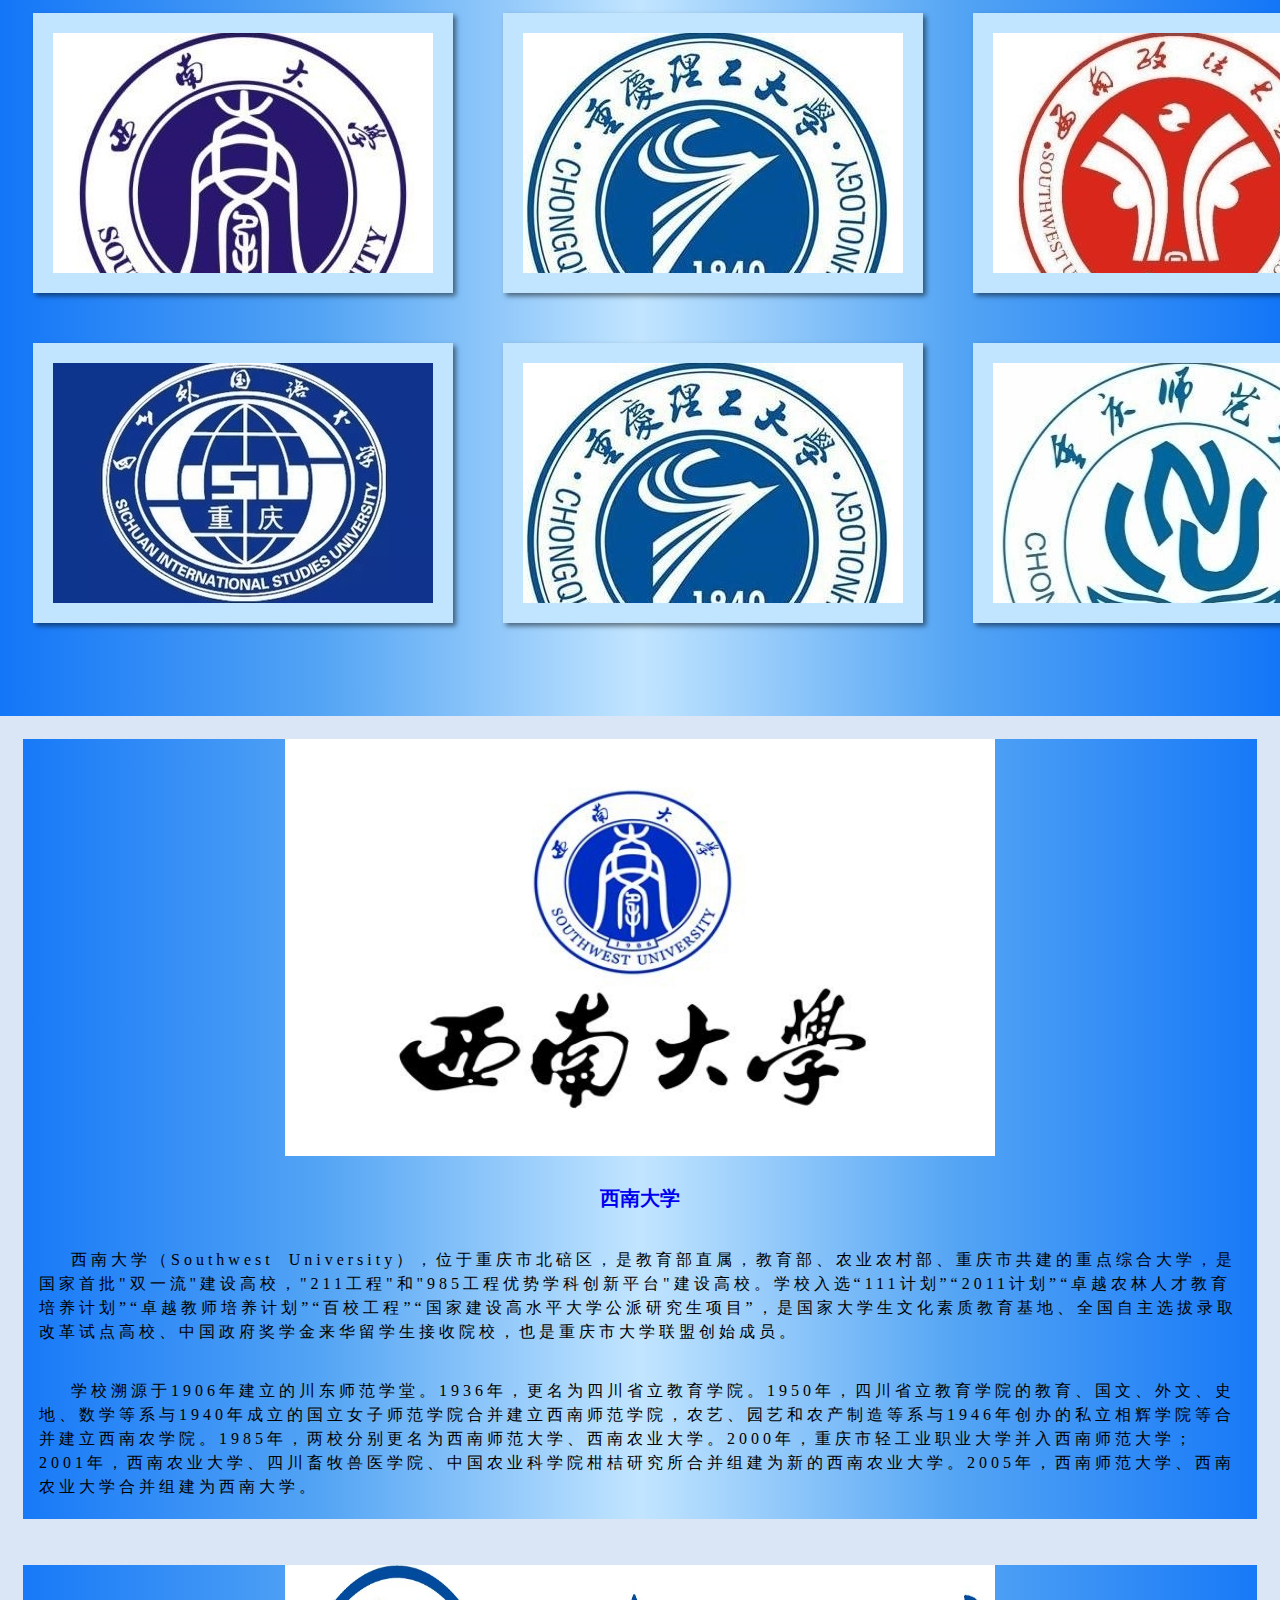
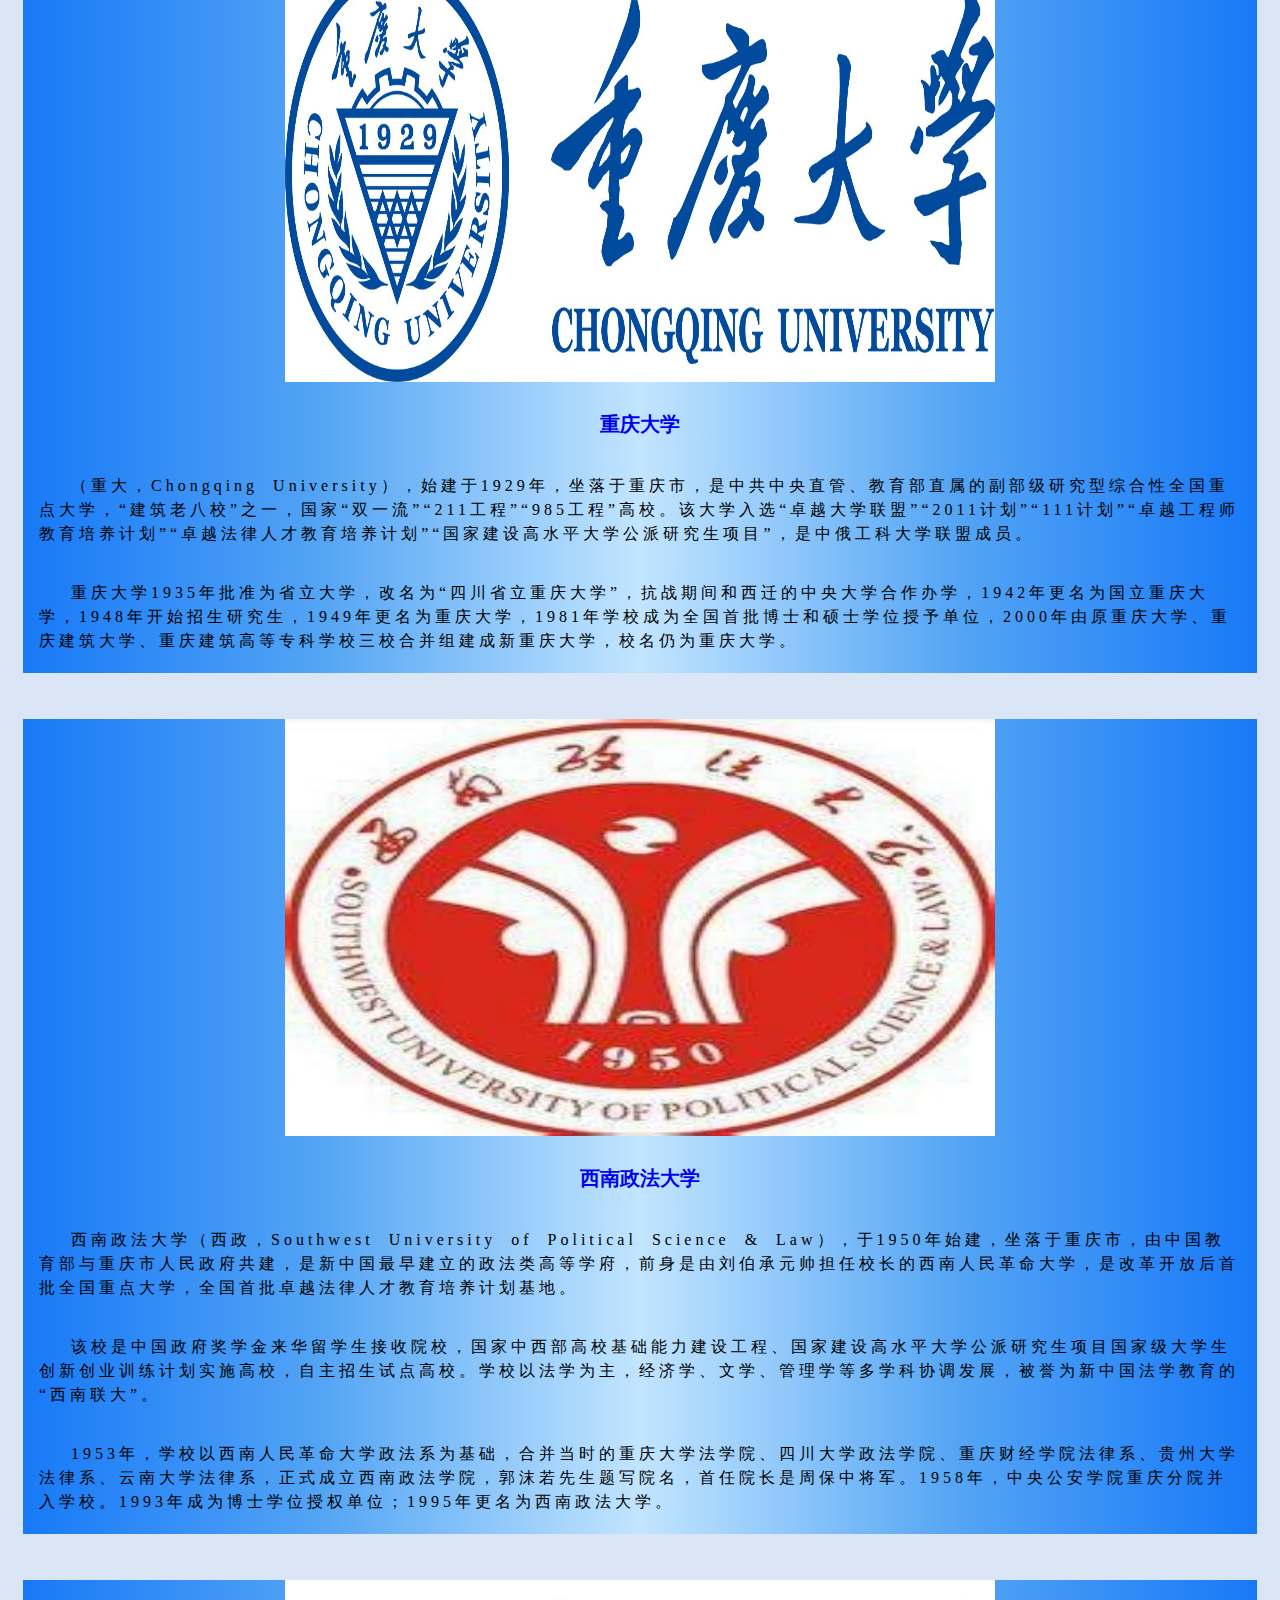
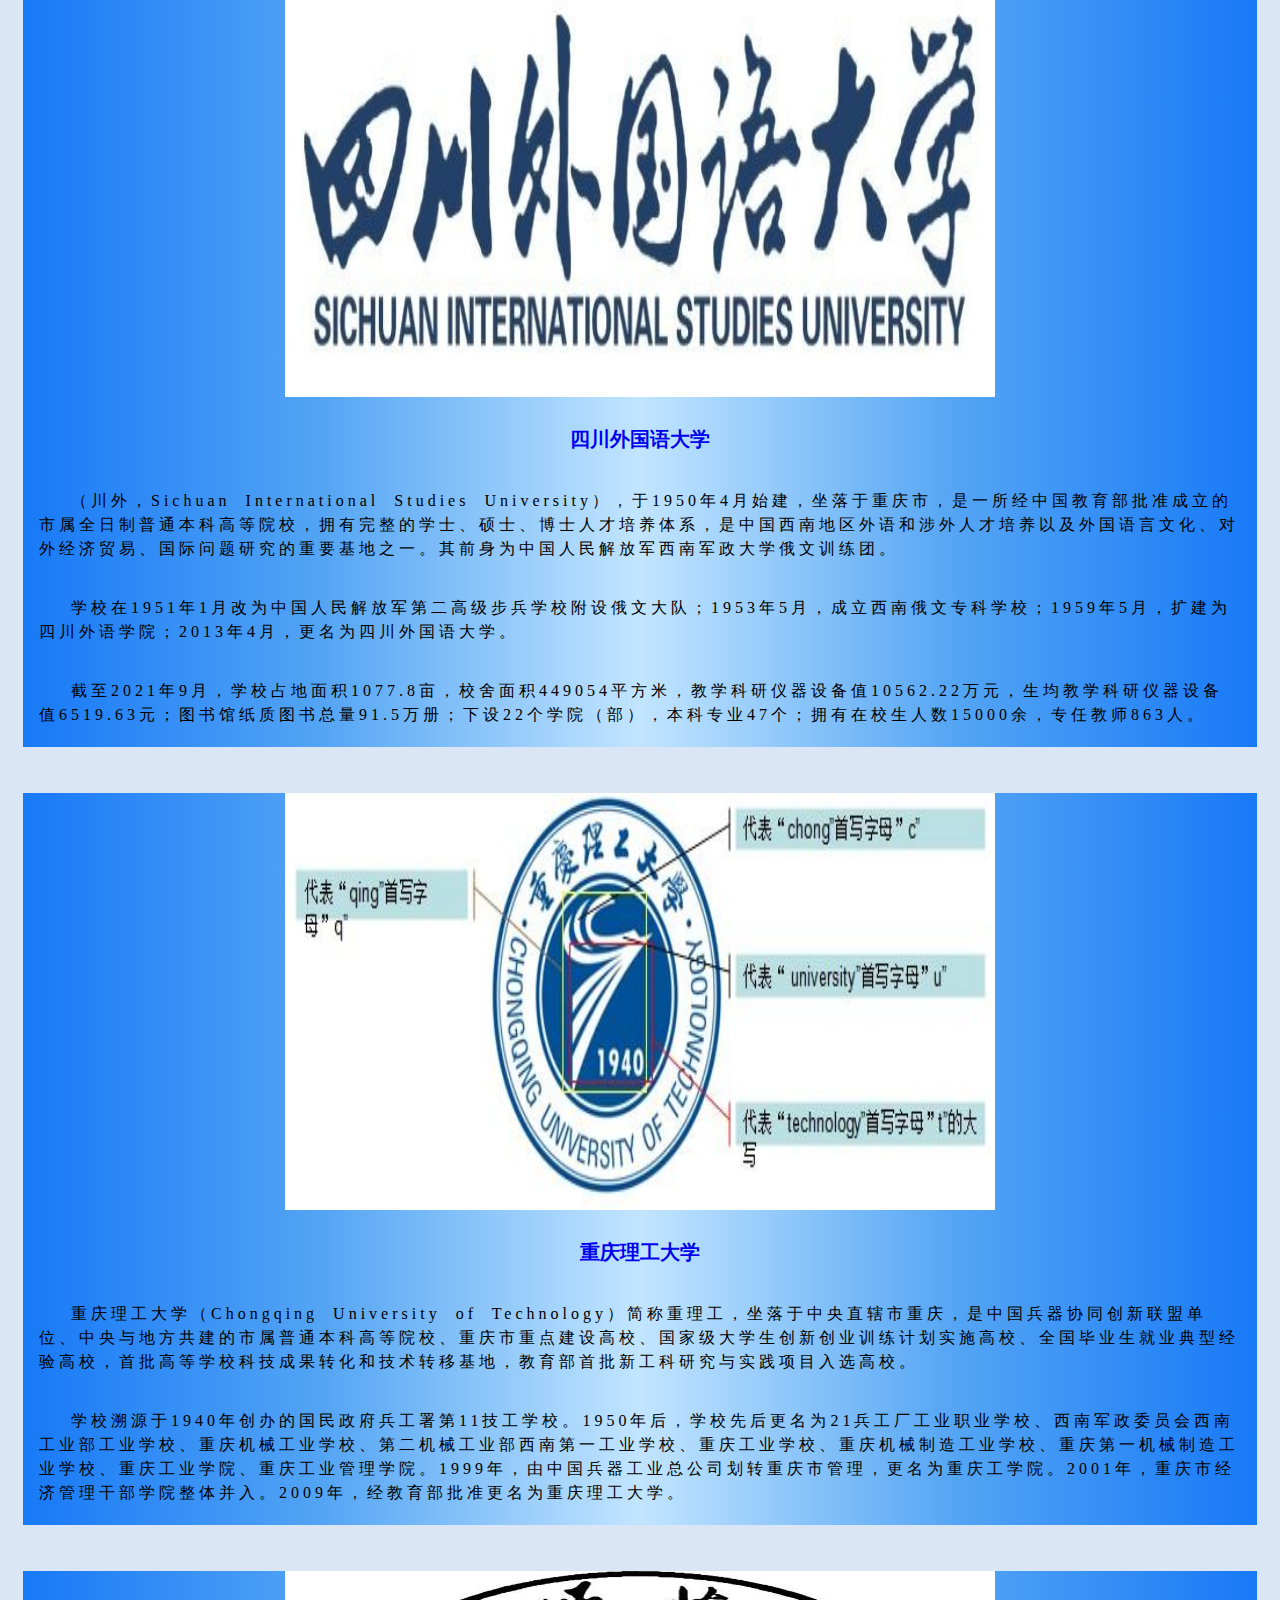
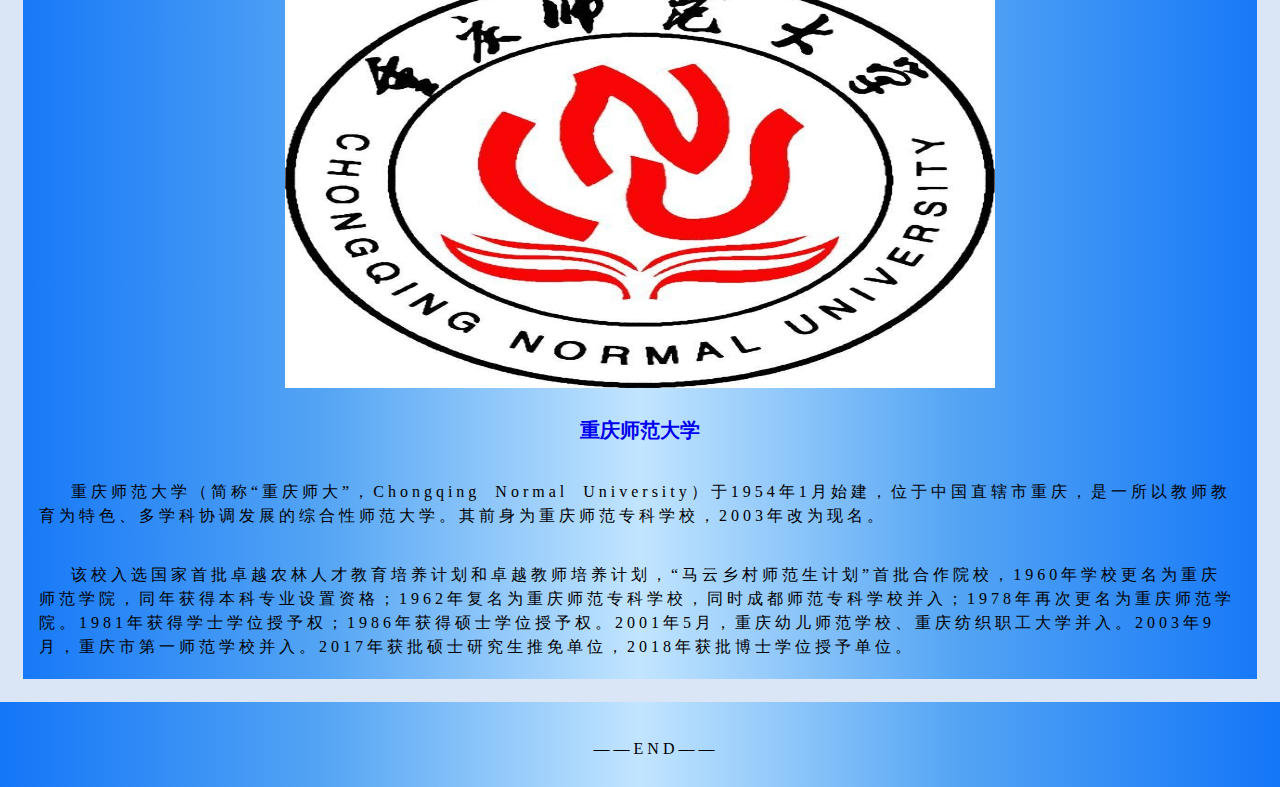
<file: school.html>
<!DOCTYPE html>
<html lang="en">
<head>
    <meta charset="UTF-8">
    <meta http-equiv="X-UA-Compatible" content="IE=edge">
    <meta name="viewport" content="width=device-width, initial-scale=1.0">
    <link rel="icon" href="pic/school_logo.png" type="image/x-cion">
    <title>学校</title>
    <style>
/* 导航栏 */
body {
  background-image: linear-gradient(to right,#1376F8,#53A4F4,#C2E5FF,#53A4F4,#1376F8);
}
/* 调整布局，当页面小于600时，等比缩小 */
@media screen and (max-width: 600px) {
.column {
    width: 100%;
}
}
.container {
  width  : 1415px;
  margin : -20px auto;
}
.bg-items {
  padding: 20px;
  width  : 380px;
  height : 240px;
  margin : 25px;
  background-color: #C2E5FF;
  float  : left;
  cursor : pointer;
  box-shadow : 3px 3px 5px 0px rgba(0,0,0,0.5);
}

.items {
  width  : 380px;
  height : 240px;
  position: absolute;
  overflow: hidden;
  background-color: #102B46;
}

.details {
  background-color : rgba(0,0,0,0.5);
  width: 220px;
  height : 140px;
  padding: 10px;
  top : 0;
  left: 0;
  font-family : georgia;
  color       : #fff;
  opacity : 0;
  transition : opacity .8s;
}

.details h3 {
  margin-bottom : 20px;
}

.details p {
  font-size : 14px;
  font-style: italic;
  text-align: center;
  line-height : 20px;
}

.items:hover .details {
  opacity : 1;
  transition : opacity .2s .3s;
  width  : 380px;
  height : 240px;
}

.items div {
  position : absolute;
}

/* one */

.one {
  left   : 100%;
  bottom : 100%;
  width : inherit;
  height: inherit;
  background-color : #53A4F4;
  transition   : all .3s;
}

.items:hover .one {
  transition   : all .3s;
  left   : 0;
  bottom : 0;
}

/* two */

.two {
  width : inherit;
  height: inherit;
  background-color : #53A4F4;
  transition   : all .3s;
  left   : 0;
  bottom : 100%;
}

.items:hover .two {
  transform : rotate(180deg);
  left   : 0;
  bottom : 0;
  transition   : all .3s;
}

/* three */

.three {
  left : 0;
  top  : 0;
  width : inherit;
  height: inherit;
  background-color : #53A4F4;
  transition   : all .3s;
  transform: scale(0,0);
}

.items:hover .three {
  left : 0;
  top  : 0;
  transform : scale(1,1);	
  transition : all .3s;
}

/* four */

.four {
  left   : 100%;
  bottom : 100%;
  width : inherit;
  height: inherit;
  background-color : #53A4F4;
  transition   : all .3s;
}

.items:hover .four {
  transition   : all .3s;
  left   : 0;
  bottom : 0;
}

/* five */

.five {
  width : inherit;
  height: inherit;
  background-color : #53A4F4;
  transition   : all .3s;
  left   : 0;
  bottom : 100%;
}

.items:hover .five{
  transform : rotate(180deg);
  left   : 0;
  bottom : 0;
  transition   : all .3s;
}

/* six */

.six {
  left : 0;
  top  : 0;
  width : inherit;
  height: inherit;
  background-color : #53A4F4;
  transition   : all .3s;
  transform: scale(0,0);
}
.items:hover .six {
  left : 0;
  top  : 0;
  transform : scale(1,1);	
  transition : all .3s;
}

/* 文字介绍 */
.group{
    background-image: linear-gradient(to right,#1376F8,#53A4F4,#C2E5FF,#53A4F4,#1376F8);
    background-repeat: no-repeat;
    color: rgb(0, 0, 0);
    font-size: 20px;
    line-height: 1.5;
    padding: 25px 0px 0px 0px;
    margin: 0 auto;
    width: 100%;
    position: absolute;
    left:0px;
    top: 691px;
}
.school{
    border: 23px solid #DAE6F5;
}
.piccc{
    width: auto; height: 372px;
    text-align: center;
}
.piccc img{width: 710px;height: 417px;}
.group img:hover{
    background-color: #c8dcf5;
    border-top: 2px solid #53A4F4;
    border-bottom: 2px solid #508BD9;
    box-shadow: 0px 0px 10px 0px rgb(83, 141, 217);
    transform: scale(1.05);
    /* z-index: 3; */
}
h2{font-size: 20px;font-weight: 400px;margin: 72px 0 0px;color: #3f5da2;text-align: center;}

.group p{
    font-size: 16px;
    text-indent: 2em;
    margin: 35px 16px 20px;
    letter-spacing: 4px;
    word-spacing: 7px;
}
.group a{text-decoration: none;}
.group a:hover{color: #7da1e5;}
/* 结束 */
.foot{width: auto;height: 50px;text-align: center;word-spacing: 7px;letter-spacing: 35px;}

    </style>
</head>
<body>

<!-- 导航栏 -->
<div class="container">
    <div class="bg-items">
      <div class="items" style="background-image : url('pic/Southwest University.jpg');">
        <div class="one"></div>
        <div class="details">
          <h3>#西南大学</h3>
          <p>Southwest University</p>
        </div>
      </div>
    </div>
    <div class="bg-items">
      <div class="items" style="background-image: url(' pic/Chongqing University of Technology.jpg');">
        <div class="two"></div>
        <div class="details">
          <h3>#重庆大学</h3>
          <p>Chongqing University</p>
        </div>
      </div>
    </div>
    <div class="bg-items">
      <div class="items" style="background-image : url('pic/Southwest\ University\ of\ Political\ Science\ &\ Law.jpg');">
        <div class="three"></div>
        <div class="details">
          <h3>#西南政法大学</h3>
          <p>Southwest University of Political Science & Law</p>
        </div>
      </div>
    </div>
    <div class="bg-items">
      <div class="items" style="background-image : url('pic/Sichuan\ International\ Studies\ University.jpg');">
        <div class="four"></div>
        <div class="details">
          <h3>#四川外国语大学</h3>
          <p>Sichuan International Studies University</p>
        </div>
      </div>
    </div>
    <div class="bg-items">
      <div class="items" style="background-image : url('pic/Chongqing\ University\ of\ Technology.jpg');">
        <div class="five"></div>
        <div class="details">
          <h3>#重庆理工大学</h3>
          <p>Chongqing University of Technology</p>
        </div>
      </div>
    </div>
    <div class="bg-items">
      <div class="items" style="background-image : url('pic/Chongqing\ Normal\ University.jpg');">
        <div class="six"></div>
        <div class="details">
          <h3>#重庆师范大学</h3>
          <p>Chongqing Normal University</p>
        </div>
      </div>
    </div>
</div>   

<!-- 文字介绍 -->
<div class="group">
    <div class="school">
        <div class="piccc"><img src="pic/Southwest University1.jpg" ></div>
        <h2><a href="http://swu.edu.cn/" target="_blank">西南大学</a></h2>
        <p>西南大学（Southwest University），位于重庆市北碚区，是教育部直属，教育部、农业农村部、重庆市共建的重点综合大学，是国家首批"双一流"建设高校，"211工程"和"985工程优势学科创新平台"建设高校。学校入选“111计划”“2011计划”“卓越农林人才教育培养计划”“卓越教师培养计划”“百校工程”“国家建设高水平大学公派研究生项目”，是国家大学生文化素质教育基地、全国自主选拔录取改革试点高校、中国政府奖学金来华留学生接收院校，也是重庆市大学联盟创始成员。</p>
        <p>学校溯源于1906年建立的川东师范学堂。1936年，更名为四川省立教育学院。1950年，四川省立教育学院的教育、国文、外文、史地、数学等系与1940年成立的国立女子师范学院合并建立西南师范学院，农艺、园艺和农产制造等系与1946年创办的私立相辉学院等合并建立西南农学院。1985年，两校分别更名为西南师范大学、西南农业大学。2000年，重庆市轻工业职业大学并入西南师范大学；2001年，西南农业大学、四川畜牧兽医学院、中国农业科学院柑桔研究所合并组建为新的西南农业大学。2005年，西南师范大学、西南农业大学合并组建为西南大学。</p>
    </div>
    
    <div class="school">
        <div class="piccc"><img src="pic/Chongqing University1.jpg" ></div>
        <h2><a href="https://cqu.edu.cn/ "target="_blank">重庆大学</a></h2>
        <p>（重大，Chongqing University），始建于1929年，坐落于重庆市，是中共中央直管、教育部直属的副部级研究型综合性全国重点大学，“建筑老八校”之一，国家“双一流”“211工程”“985工程”高校。该大学入选“卓越大学联盟”“2011计划”“111计划”“卓越工程师教育培养计划”“卓越法律人才教育培养计划”“国家建设高水平大学公派研究生项目”，是中俄工科大学联盟成员。</p>
        <p>重庆大学1935年批准为省立大学，改名为“四川省立重庆大学”，抗战期间和西迁的中央大学合作办学，1942年更名为国立重庆大学，1948年开始招生研究生，1949年更名为重庆大学，1981年学校成为全国首批博士和硕士学位授予单位，2000年由原重庆大学、重庆建筑大学、重庆建筑高等专科学校三校合并组建成新重庆大学，校名仍为重庆大学。</p>
    </div>    
    
    <div class="school">
        <div class="piccc"><img src="pic/Southwest University of Political Science & Law1.jpg" ></div>
        <h2><a href="https://www.swupl.edu.cn/" target="_blank">西南政法大学</a></h2>
        <p>西南政法大学（西政，Southwest University of Political Science & Law），于1950年始建，坐落于重庆市，由中国教育部与重庆市人民政府共建，是新中国最早建立的政法类高等学府，前身是由刘伯承元帅担任校长的西南人民革命大学，是改革开放后首批全国重点大学，全国首批卓越法律人才教育培养计划基地。</p>
        <p>该校是中国政府奖学金来华留学生接收院校，国家中西部高校基础能力建设工程、国家建设高水平大学公派研究生项目国家级大学生创新创业训练计划实施高校，自主招生试点高校。学校以法学为主，经济学、文学、管理学等多学科协调发展，被誉为新中国法学教育的“西南联大”。</p>
        <p>1953年，学校以西南人民革命大学政法系为基础，合并当时的重庆大学法学院、四川大学政法学院、重庆财经学院法律系、贵州大学法律系、云南大学法律系，正式成立西南政法学院，郭沫若先生题写院名，首任院长是周保中将军。1958年，中央公安学院重庆分院并入学校。1993年成为博士学位授权单位；1995年更名为西南政法大学。</p>
    </div>
    
    <div class="school">
        <div class="piccc"><img src="pic/Sichuan International Studies University1.jpg" ></div>
        <h2><a href="http://www.sisu.edu.cn/" target="_blank">四川外国语大学</a></h2>
        <p>（川外，Sichuan International Studies University），于1950年4月始建，坐落于重庆市，是一所经中国教育部批准成立的市属全日制普通本科高等院校，拥有完整的学士、硕士、博士人才培养体系，是中国西南地区外语和涉外人才培养以及外国语言文化、对外经济贸易、国际问题研究的重要基地之一。其前身为中国人民解放军西南军政大学俄文训练团。</p>
        <p>学校在1951年1月改为中国人民解放军第二高级步兵学校附设俄文大队；1953年5月，成立西南俄文专科学校；1959年5月，扩建为四川外语学院；2013年4月，更名为四川外国语大学。</p>
        <p>截至2021年9月，学校占地面积1077.8亩，校舍面积449054平方米，教学科研仪器设备值10562.22万元，生均教学科研仪器设备值6519.63元；图书馆纸质图书总量91.5万册；下设22个学院（部），本科专业47个；拥有在校生人数15000余，专任教师863人。</p>
    </div>
    
    <div class="school">
        <div class="piccc"><img src="pic/Chongqing University of Technology1.jpg" ></div>
        <h2><a href="https://www.cqut.edu.cn/" target="_blank">重庆理工大学</a></h2>
        <p>重庆理工大学（Chongqing University of Technology）简称重理工，坐落于中央直辖市重庆，是中国兵器协同创新联盟单位、中央与地方共建的市属普通本科高等院校、重庆市重点建设高校、国家级大学生创新创业训练计划实施高校、全国毕业生就业典型经验高校，首批高等学校科技成果转化和技术转移基地，教育部首批新工科研究与实践项目入选高校。</p>
        <p>学校溯源于1940年创办的国民政府兵工署第11技工学校。1950年后，学校先后更名为21兵工厂工业职业学校、西南军政委员会西南工业部工业学校、重庆机械工业学校、第二机械工业部西南第一工业学校、重庆工业学校、重庆机械制造工业学校、重庆第一机械制造工业学校、重庆工业学院、重庆工业管理学院。1999年，由中国兵器工业总公司划转重庆市管理，更名为重庆工学院。2001年，重庆市经济管理干部学院整体并入。2009年，经教育部批准更名为重庆理工大学。</p>
    </div>

    <div class="school">

        <div class="piccc"><img src="pic/Chongqing Normal University1.jpg"></div>
        <h2><a href="https://www.cqnu.edu.cn/" target="_blank">重庆师范大学</a></h2>
        <p>重庆师范大学（简称“重庆师大”，Chongqing Normal University）于1954年1月始建，位于中国直辖市重庆，是一所以教师教育为特色、多学科协调发展的综合性师范大学。其前身为重庆师范专科学校，2003年改为现名。</p>
        <p>该校入选国家首批卓越农林人才教育培养计划和卓越教师培养计划，“马云乡村师范生计划”首批合作院校，1960年学校更名为重庆师范学院，同年获得本科专业设置资格；1962年复名为重庆师范专科学校，同时成都师范专科学校并入；1978年再次更名为重庆师范学院。1981年获得学士学位授予权；1986年获得硕士学位授予权。2001年5月，重庆幼儿师范学校、重庆纺织职工大学并入。2003年9月，重庆市第一师范学校并入。2017年获批硕士研究生推免单位，2018年获批博士学位授予单位。</p>
    </div>


    
<!-- 结束 -->
<div class="foot"><p>——END——</p></div></div>
</body>
</html>
</file>
